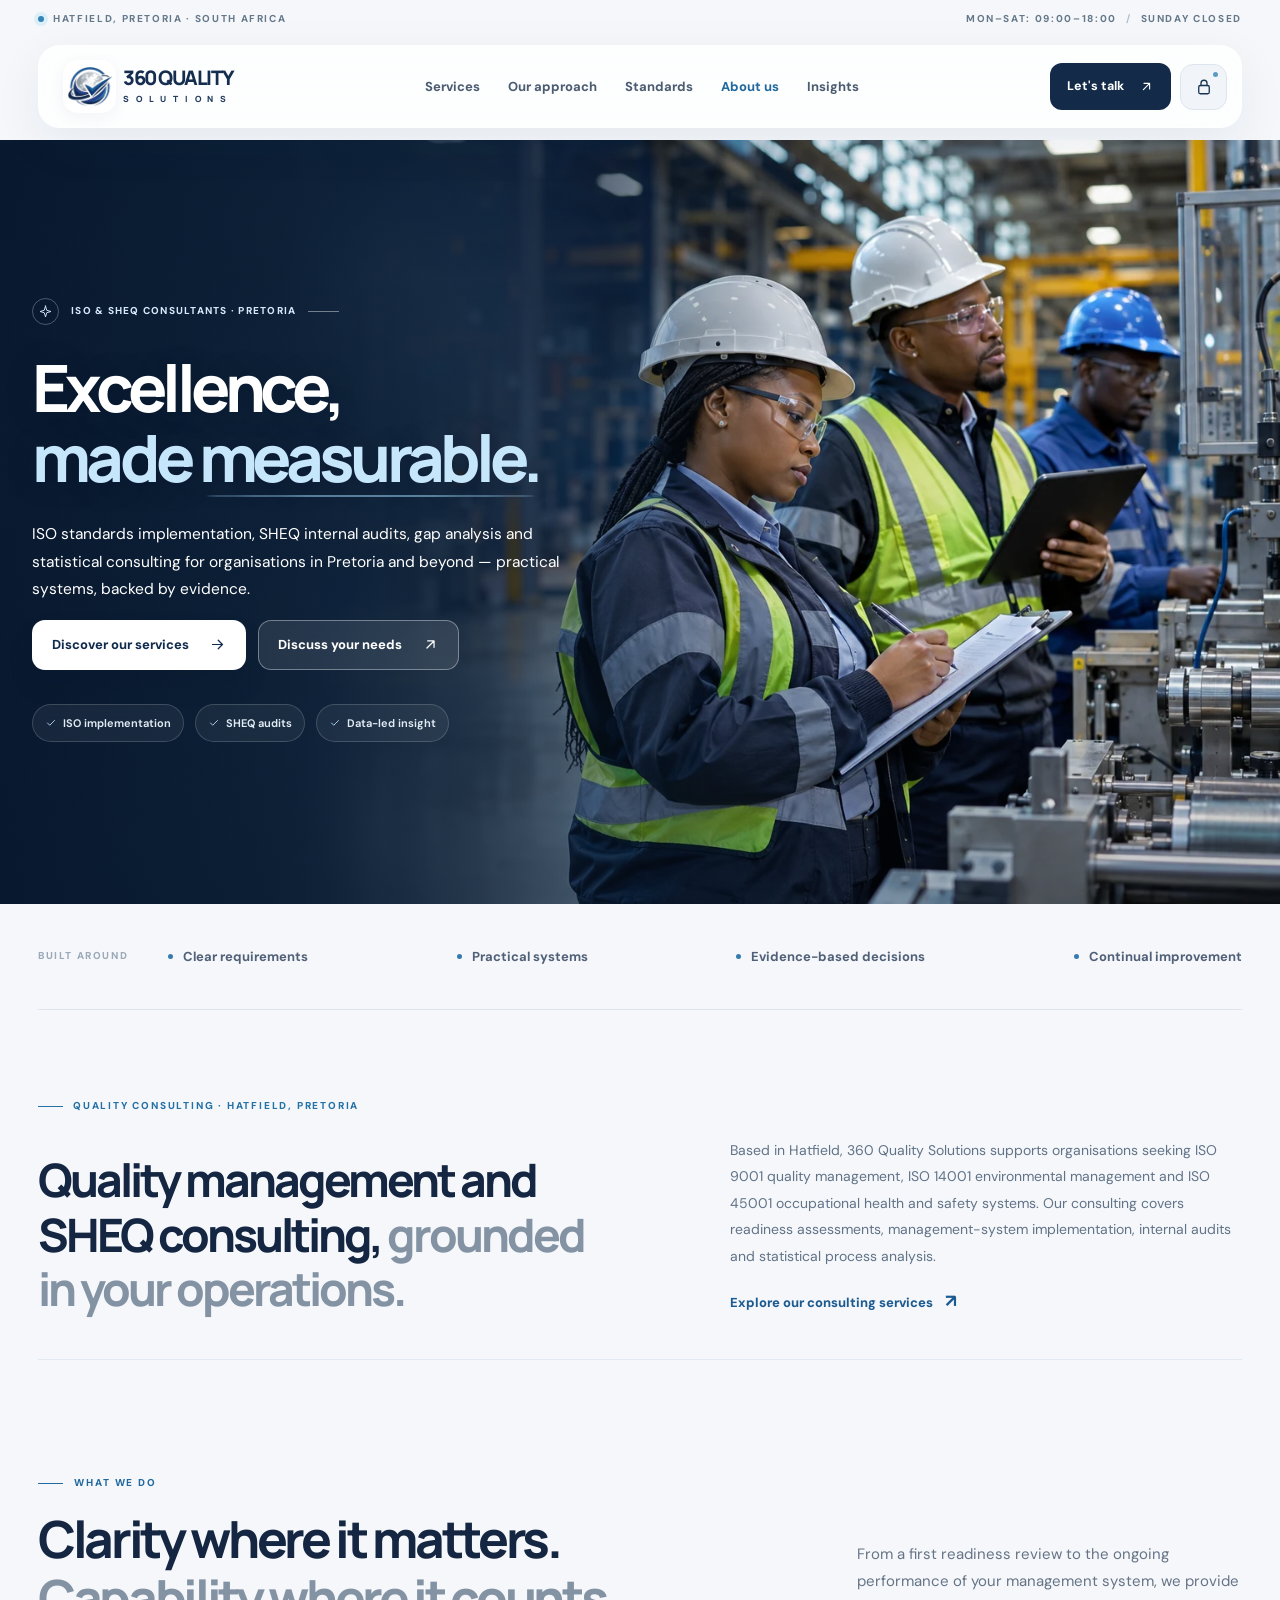
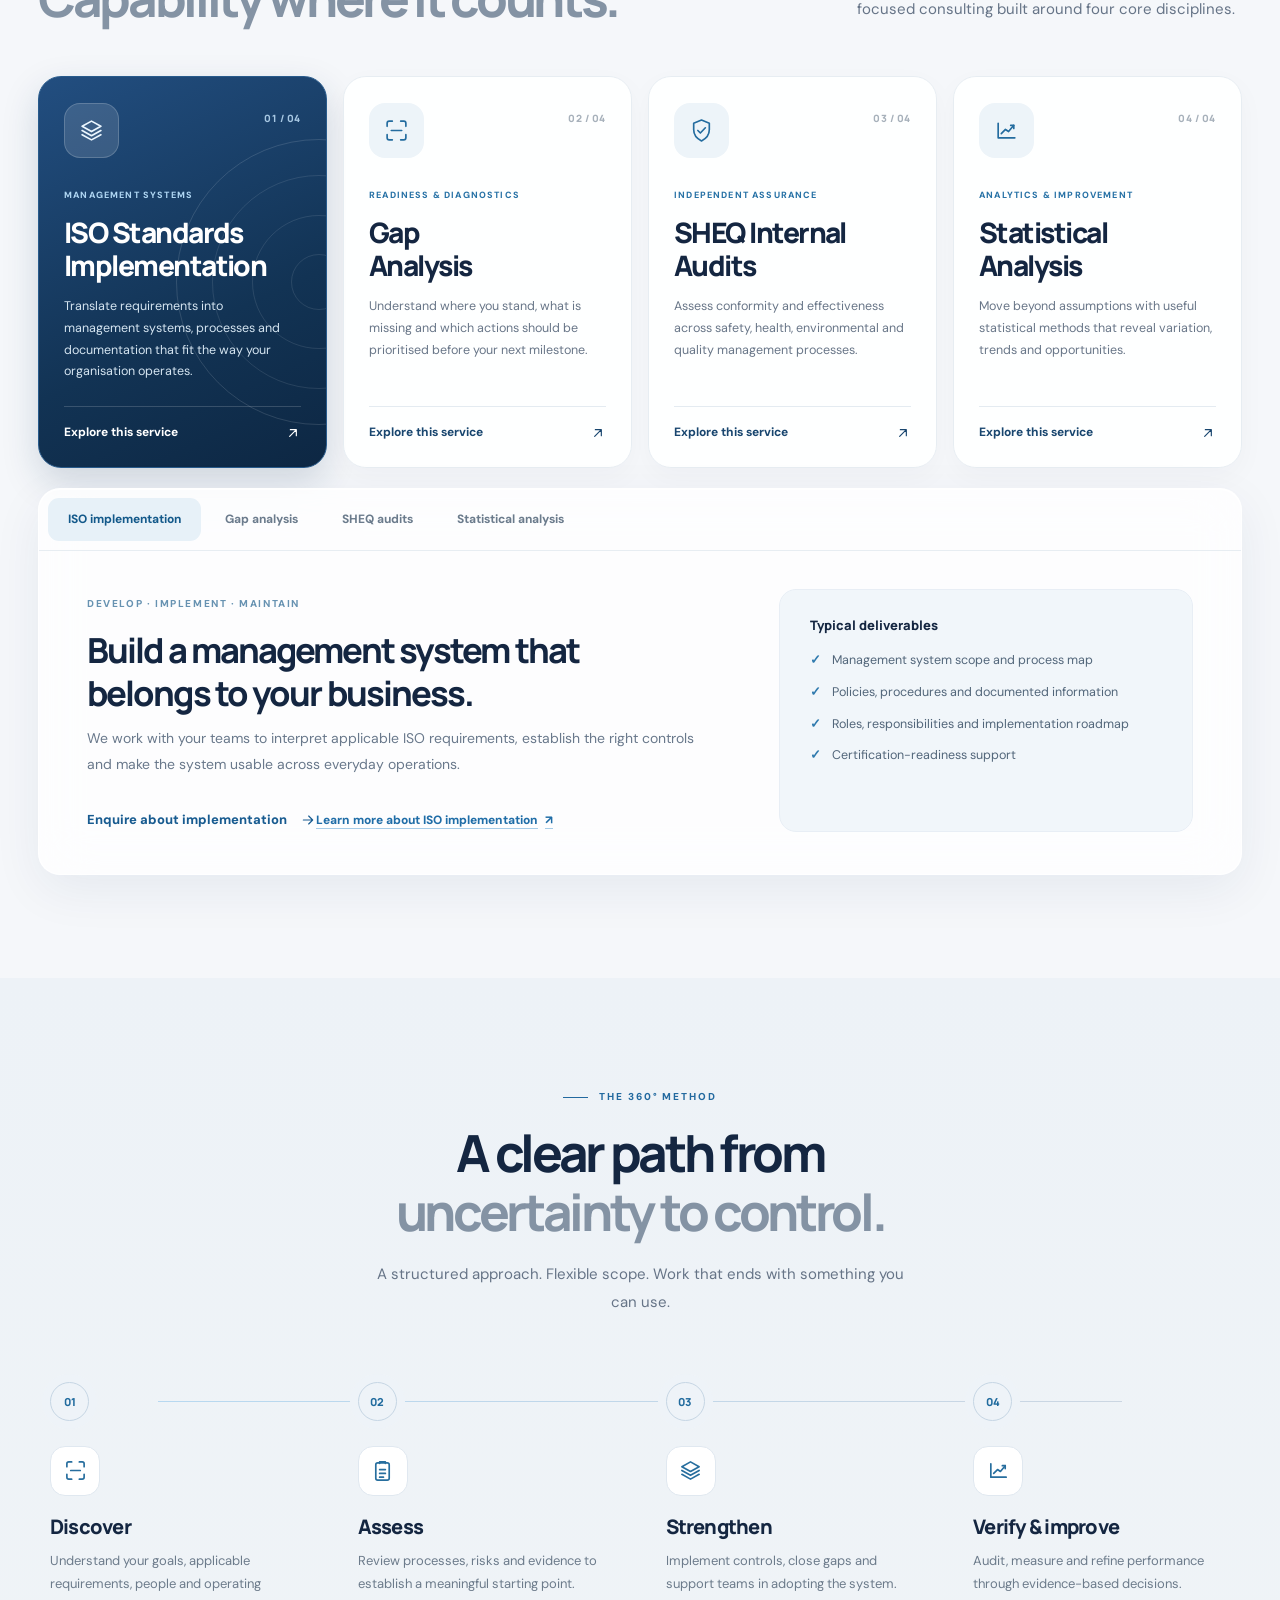
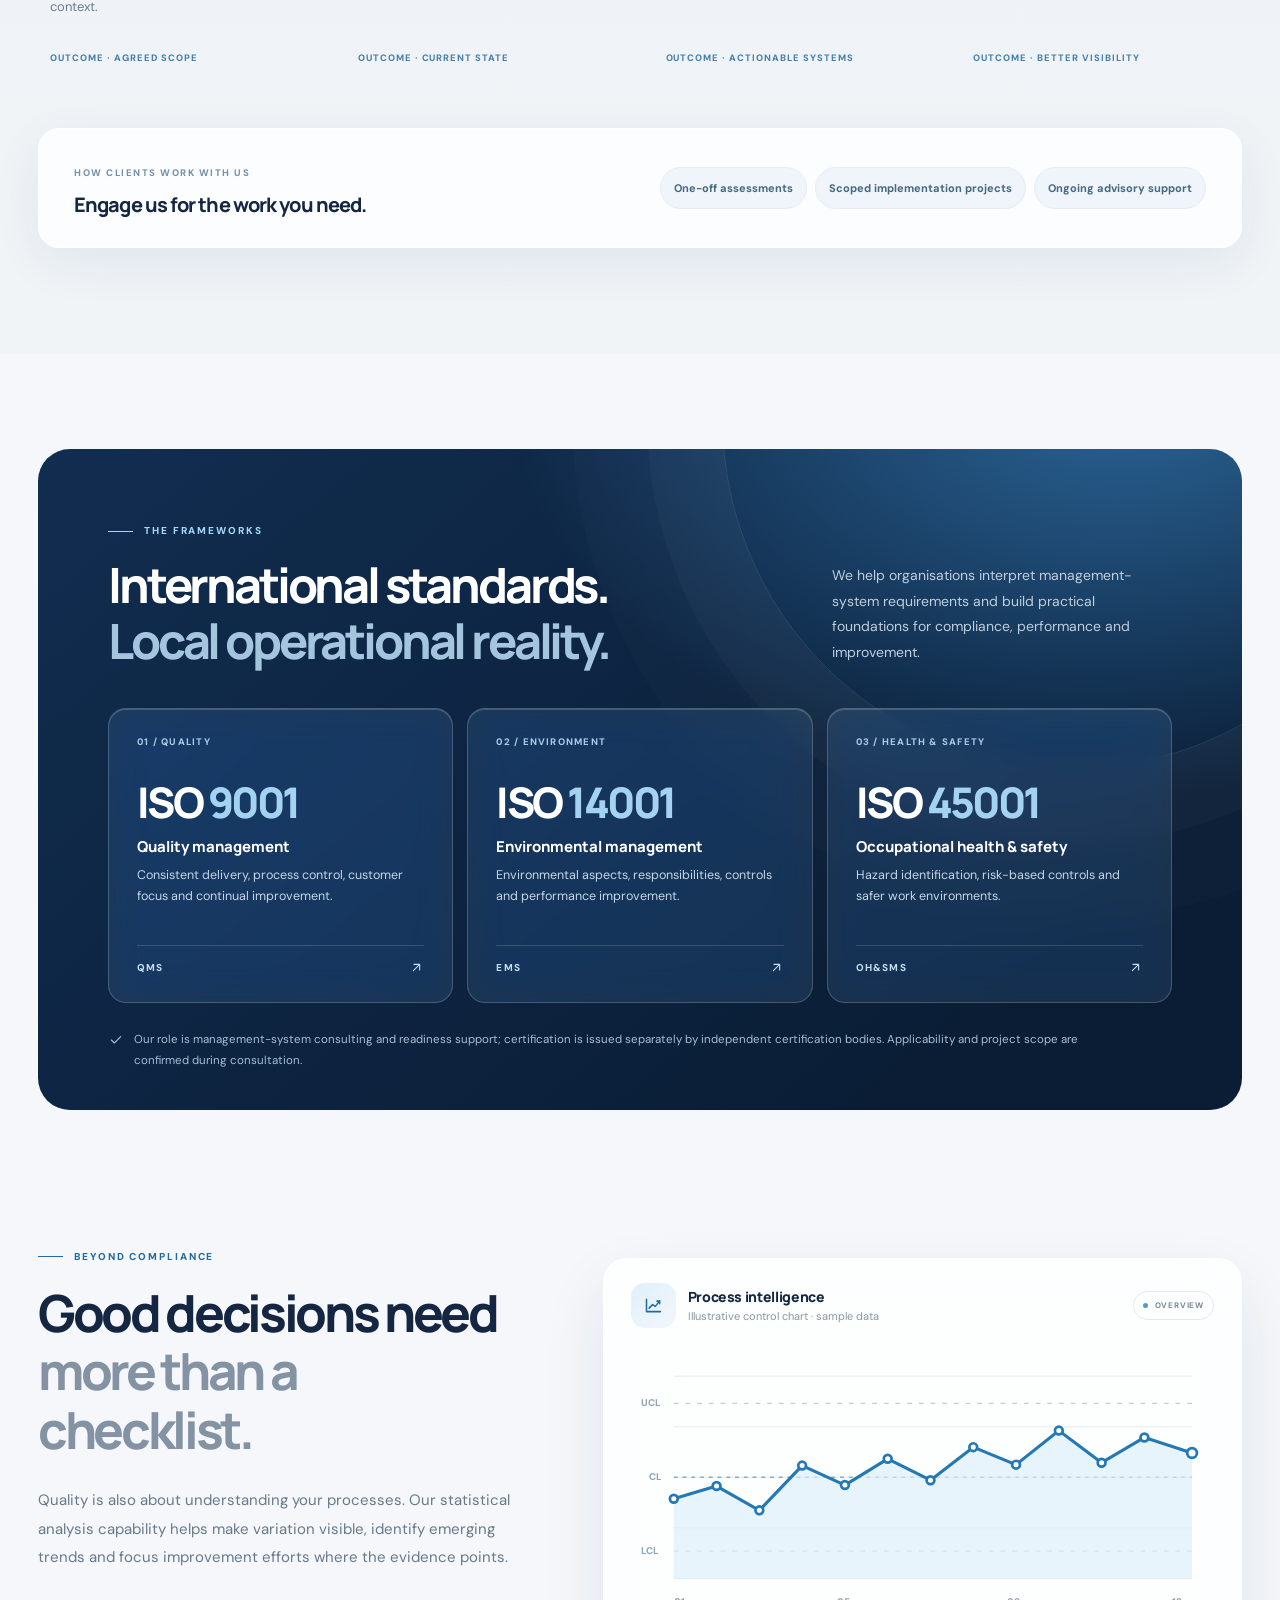
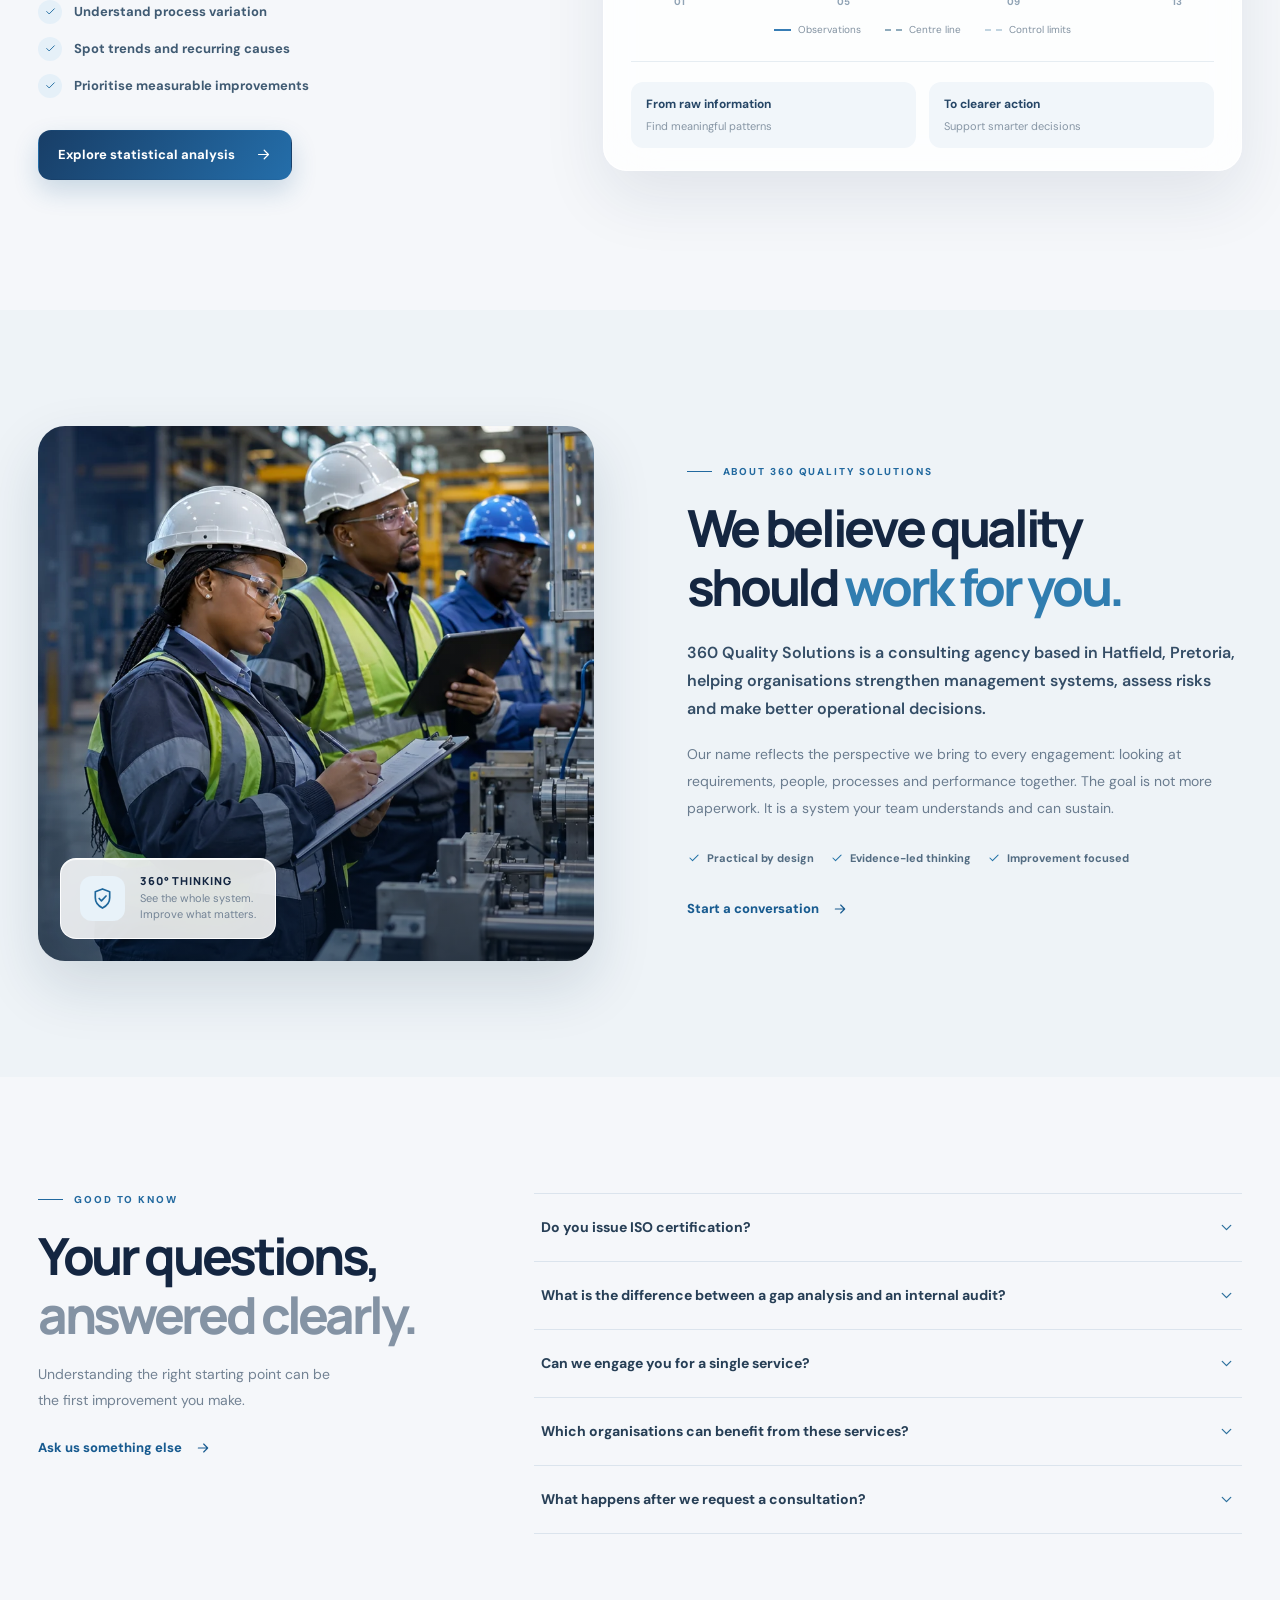
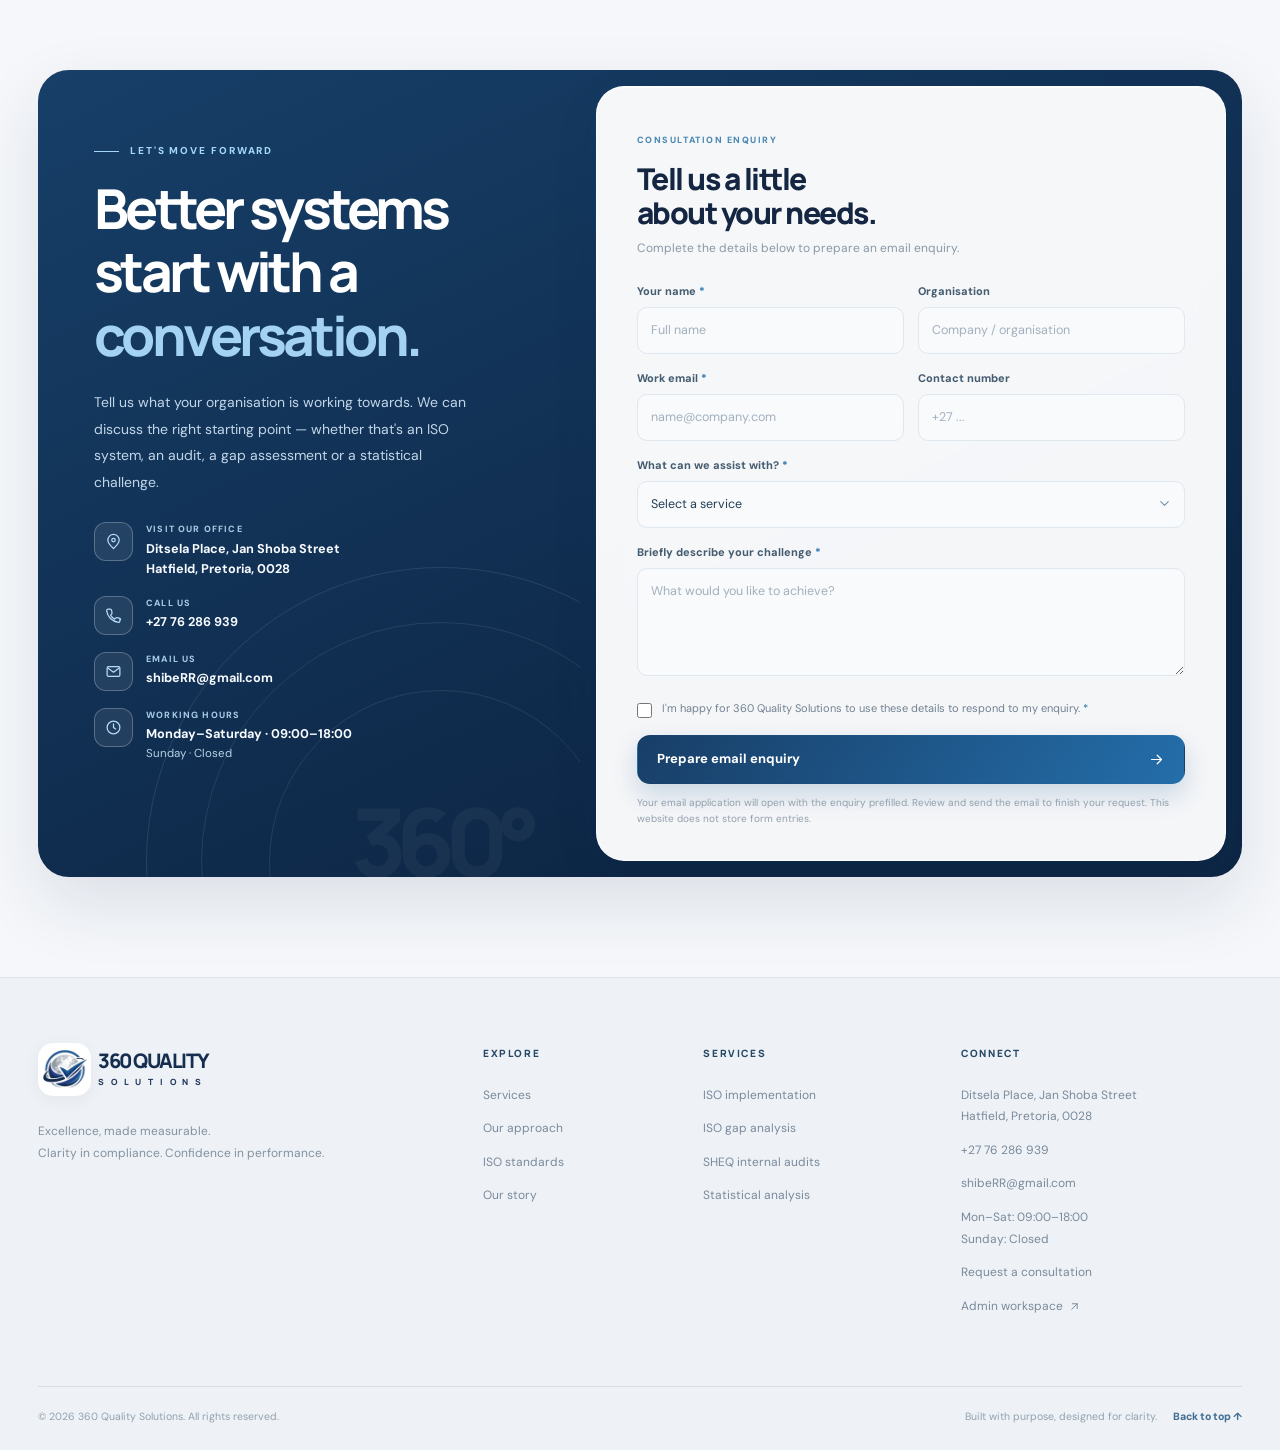
<file: index.html>
<!DOCTYPE html>

<html lang="en-ZA">
<head>
<meta charset="utf-8"/>
<meta content="width=device-width, initial-scale=1.0" name="viewport"/>
<meta content="#eff3f8" name="theme-color"/>
<meta content="360 Quality Solutions offers ISO implementation, gap analysis, SHEQ internal audits and statistical analysis in Hatfield, Pretoria. Contact our consultants." name="description"/>
<meta content="index, follow" name="robots"/>
<meta content="website" property="og:type"/>
<meta content="ISO &amp; SHEQ Consulting in Pretoria | 360 Quality Solutions" property="og:title"/>
<meta content="ISO management systems, SHEQ internal audits, gap analysis and statistical consulting for Pretoria organisations. Explore 360 Quality Solutions." property="og:description"/>
<meta content="https://360qualitysolution.co.za/assets/images/hero-quality-inspection.webp" property="og:image"/>
<meta content="https://360qualitysolution.co.za/" property="og:url"/>
<meta content="https://360qualitysolution.co.za/assets/images/hero-quality-inspection.webp" name="twitter:image"/>
<meta content="light" name="color-scheme"/>
<link href="https://360qualitysolution.co.za/" rel="canonical"/>
<link href="/site.webmanifest" rel="manifest"/>
<meta content="360 Quality Solutions" property="og:site_name"/>
<meta content="en_ZA" property="og:locale"/>
<meta content="Quality consultants reviewing manufacturing processes and inspection records" property="og:image:alt"/>
<meta content="summary_large_image" name="twitter:card"/>
<meta content="ISO &amp; SHEQ Consultants Pretoria | 360 Quality Solutions" name="twitter:title"/>
<meta content="Quality management consulting, ISO implementation, SHEQ audits, gap analysis and statistical analysis in Hatfield, Pretoria." name="twitter:description"/>
<meta content="360 Quality Solutions" name="author"/>
<meta content="ZA-GP" name="geo.region"/>
<meta content="Hatfield, Pretoria" name="geo.placename"/>
<title>ISO &amp; SHEQ Consultants Pretoria | 360 Quality Solutions</title>
<link href="assets/images/favicon.svg" rel="icon" type="image/svg+xml"/>
<link href="assets/images/favicon-48.png" rel="icon" sizes="48x48" type="image/png"/>
<link href="assets/images/favicon-180.png" rel="apple-touch-icon"/>
<link href="https://fonts.googleapis.com" rel="preconnect"/>
<link crossorigin="" href="https://fonts.gstatic.com" rel="preconnect"/>
<link href="https://fonts.googleapis.com/css2?family=DM+Sans:wght@400;450;500;550;600;650;700;750&amp;family=Manrope:wght@400;500;600;650;700;750;800&amp;display=swap" rel="stylesheet"/>
<link as="image" href="assets/images/hero-quality-inspection.webp" rel="preload"/>
<link href="assets/css/styles.css" rel="stylesheet"/>
<script defer="" src="assets/js/config.js"></script>
<script defer="" src="assets/js/main.js"></script>
<script type="application/ld+json">{
  "@context": "https://schema.org",
  "@graph": [
    {
      "@context": "https://schema.org",
      "@type": "ProfessionalService",
      "name": "360 Quality Solutions",
      "alternateName": "360 Quality Solutions Consulting Agency",
      "description": "Quality management and SHEQ consulting agency in Hatfield, Pretoria, offering ISO management system implementation, gap analysis, SHEQ internal audits and statistical analysis.",
      "address": {
        "@type": "PostalAddress",
        "streetAddress": "Ditsela Place, Jan Shoba Street, Hatfield",
        "addressLocality": "Pretoria",
        "addressRegion": "Gauteng",
        "postalCode": "0028",
        "addressCountry": "ZA"
      },
      "telephone": "+27 76 286 939",
      "email": "shibeRR@gmail.com",
      "openingHoursSpecification": [
        {
          "@type": "OpeningHoursSpecification",
          "dayOfWeek": [
            "Monday",
            "Tuesday",
            "Wednesday",
            "Thursday",
            "Friday",
            "Saturday"
          ],
          "opens": "09:00",
          "closes": "18:00"
        }
      ],
      "areaServed": [
        {
          "@type": "City",
          "name": "Pretoria"
        },
        {
          "@type": "AdministrativeArea",
          "name": "Gauteng"
        },
        {
          "@type": "Country",
          "name": "South Africa"
        }
      ],
      "hasOfferCatalog": {
        "@type": "OfferCatalog",
        "name": "Quality and SHEQ consulting services",
        "itemListElement": [
          {
            "@type": "OfferCatalog",
            "name": "ISO Standards Implementation"
          },
          {
            "@type": "OfferCatalog",
            "name": "ISO Gap Analysis"
          },
          {
            "@type": "OfferCatalog",
            "name": "SHEQ Internal Audits"
          },
          {
            "@type": "OfferCatalog",
            "name": "Statistical Analysis"
          }
        ]
      },
      "@id": "https://360qualitysolution.co.za/#business",
      "url": "https://360qualitysolution.co.za/",
      "image": "https://360qualitysolution.co.za/assets/images/hero-quality-inspection.webp",
      "logo": "https://360qualitysolution.co.za/assets/images/brand-symbol.png",
      "hasMap": "https://www.google.com/maps/search/?api=1&query=Ditsela+Place+Jan+Shoba+Street+Hatfield+Pretoria"
    },
    {
      "@type": "WebSite",
      "@id": "https://360qualitysolution.co.za/#website",
      "name": "360 Quality Solutions",
      "url": "https://360qualitysolution.co.za/",
      "inLanguage": "en-ZA",
      "publisher": {
        "@id": "https://360qualitysolution.co.za/#business"
      }
    }
  ]
}</script>
<script>/* Keep folder routes clean even when index.html is entered directly. */
if (location.pathname.endsWith('/index.html')) { history.replaceState(null, '', location.pathname.replace(/index\.html$/, '') + location.search + location.hash); }
</script>
</head>
<body>
<svg aria-hidden="true" class="icon-sprite" focusable="false" xmlns="http://www.w3.org/2000/svg">
<symbol id="i-arrow" viewbox="0 0 24 24"><path d="M5 12h14m-6-6 6 6-6 6"></path></symbol>
<symbol id="i-external" viewbox="0 0 24 24"><path d="M7 17 17 7M8 7h9v9"></path></symbol>
<symbol id="i-lock" viewbox="0 0 24 24"><rect height="11" rx="2" width="14" x="5" y="10"></rect><path d="M8 10V7a4 4 0 0 1 8 0v3"></path></symbol>
<symbol id="i-menu" viewbox="0 0 24 24"><path d="M4 7h16M4 12h16M4 17h16"></path></symbol>
<symbol id="i-close" viewbox="0 0 24 24"><path d="m5 5 14 14M19 5 5 19"></path></symbol>
<symbol id="i-shield" viewbox="0 0 24 24"><path d="M12 2 4.5 5v6.3c0 5.2 3.1 8.5 7.5 10.7 4.4-2.2 7.5-5.5 7.5-10.7V5L12 2Z"></path><path d="m8.5 12 2.4 2.4 4.8-5"></path></symbol>
<symbol id="i-scan" viewbox="0 0 24 24"><path d="M8 3H5a2 2 0 0 0-2 2v3m13-5h3a2 2 0 0 1 2 2v3M3 16v3a2 2 0 0 0 2 2h3m13-5v3a2 2 0 0 1-2 2h-3M7 12h10"></path></symbol>
<symbol id="i-clipboard" viewbox="0 0 24 24"><rect height="18" rx="2" width="14" x="5" y="4"></rect><path d="M9 4.5V3h6v1.5M9 11h6m-6 4h6m-6 4h4"></path></symbol>
<symbol id="i-chart" viewbox="0 0 24 24"><path d="M4 19V5m0 14h16M7 15l4-4 3 2 5-6"></path><path d="M16 7h3v3"></path></symbol>
<symbol id="i-layers" viewbox="0 0 24 24"><path d="m12 3 9 5-9 5-9-5 9-5Zm-9 9 9 5 9-5M3 16l9 5 9-5"></path></symbol>
<symbol id="i-check" viewbox="0 0 24 24"><path d="m5 12 4.5 4.5L19 7"></path></symbol>
<symbol id="i-chevron" viewbox="0 0 24 24"><path d="m6 9 6 6 6-6"></path></symbol>
<symbol id="i-mail" viewbox="0 0 24 24"><rect height="14" rx="2" width="18" x="3" y="5"></rect><path d="m4 7 8 6 8-6"></path></symbol>
<symbol id="i-phone" viewbox="0 0 24 24"><path d="M21 16.7v3a2 2 0 0 1-2.2 2A18.9 18.9 0 0 1 2.3 5.2 2 2 0 0 1 4.3 3h3a2 2 0 0 1 2 1.7l.6 3.6a2 2 0 0 1-.6 1.7l-1.4 1.4a15 15 0 0 0 5.7 5.7l1.4-1.4a2 2 0 0 1 1.7-.6l3.6.6a2 2 0 0 1 1.7 2Z"></path></symbol>
<symbol id="i-clock" viewbox="0 0 24 24"><circle cx="12" cy="12" r="9"></circle><path d="M12 7v5l3 2"></path></symbol>
<symbol id="i-pin" viewbox="0 0 24 24"><path d="M20 10c0 5-8 12-8 12S4 15 4 10a8 8 0 1 1 16 0Z"></path><circle cx="12" cy="10" r="2.5"></circle></symbol>
<symbol id="i-spark" viewbox="0 0 24 24"><path d="m12 2 2.3 7.7L22 12l-7.7 2.3L12 22l-2.3-7.7L2 12l7.7-2.3L12 2Z"></path></symbol>
</svg>
<a class="skip-link" href="#main">Skip to main content</a>
<div aria-hidden="true" class="site-background"><span class="ambient ambient-one"></span><span class="ambient ambient-two"></span></div>
<div class="utility-bar">
<div class="container utility-inner">
<span><span class="live-dot"></span> HATFIELD, PRETORIA · SOUTH AFRICA</span>
<span class="utility-right">MON–SAT: 09:00–18:00 <span class="utility-separator">/</span> SUNDAY CLOSED</span>
</div>
</div>
<header class="site-header" id="top">
<div class="container header-shell glass">
<a aria-label="360 Quality Solutions homepage" class="brand" href="#top">
<span class="brand-emblem"><img alt="" height="42" src="assets/images/brand-symbol.png" width="48"/></span>
<span class="brand-text"><strong>360 <span>QUALITY</span></strong><small>S O L U T I O N S</small></span>
</a>
<nav aria-label="Main navigation" class="primary-nav" id="site-nav">
<a class="nav-link" href="#services">Services</a>
<a class="nav-link" href="#approach">Our approach</a>
<a class="nav-link" href="#standards">Standards</a>
<a class="nav-link" href="#about">About us</a>
<a class="nav-link" href="#insights">Insights</a>
</nav>
<div class="header-actions">
<a class="nav-cta" href="#contact">Let's talk <svg class="icon"><use href="#i-external"></use></svg></a>
<a aria-label="Open admin workspace" class="admin-icon" href="admin/" title="Admin workspace"><svg class="icon"><use href="#i-lock"></use></svg><span class="admin-dot"></span></a>
<button aria-controls="site-nav" aria-expanded="false" aria-label="Open menu" class="mobile-menu" id="menu-toggle" type="button"><svg class="icon menu-open"><use href="#i-menu"></use></svg><svg class="icon menu-x"><use href="#i-close"></use></svg></button>
</div>
</div>
</header>
<main id="main">
<section aria-labelledby="hero-heading" class="hero-section">
<div aria-label="Quality specialists examining a manufacturing process, reviewing audit documentation and operational data" class="hero-image" role="img"></div>
<div aria-hidden="true" class="hero-vignette"></div>
<div class="hero-copy">
<div class="hero-content">
<div class="hero-eyebrow"><span class="eyebrow-spark"><svg class="icon"><use href="#i-spark"></use></svg></span> ISO &amp; SHEQ CONSULTANTS · PRETORIA <span class="eyebrow-line"></span></div>
<h1 id="hero-heading">Excellence,<br/><span>made</span> <em>measurable.</em></h1>
<p>ISO standards implementation, SHEQ internal audits, gap analysis and statistical consulting for organisations in Pretoria and beyond — practical systems, backed by evidence.</p>
<div class="hero-buttons">
<a class="button button-white" href="#services">Discover our services <svg class="icon"><use href="#i-arrow"></use></svg></a>
<a class="button button-outline-light" href="#contact">Discuss your needs <svg class="icon"><use href="#i-external"></use></svg></a>
</div>
<div aria-label="Our focus areas" class="hero-pills"><span><svg class="icon"><use href="#i-check"></use></svg> ISO implementation</span><span><svg class="icon"><use href="#i-check"></use></svg> SHEQ audits</span><span><svg class="icon"><use href="#i-check"></use></svg> Data-led insight</span></div>
</div>
</div>
</section>
<div aria-label="What we focus on" class="container credibility-strip">
<span class="credibility-label">BUILT AROUND</span>
<div class="credibility-items"><span><span class="credibility-small-dot"></span> Clear requirements</span><span><span class="credibility-small-dot"></span> Practical systems</span><span><span class="credibility-small-dot"></span> Evidence-based decisions</span><span><span class="credibility-small-dot"></span> Continual improvement</span></div>
</div>
<section aria-labelledby="local-intro-title" class="local-intro-section container">
<div class="local-intro-kicker"><span class="kicker-dash"></span> QUALITY CONSULTING · HATFIELD, PRETORIA</div>
<div class="local-intro-main">
<h2 id="local-intro-title">Quality management and SHEQ consulting, <span class="text-muted">grounded in your operations.</span></h2>
<div class="local-intro-copy">
<p>Based in Hatfield, 360 Quality Solutions supports organisations seeking ISO 9001 quality management, ISO 14001 environmental management and ISO 45001 occupational health and safety systems. Our consulting covers readiness assessments, management-system implementation, internal audits and statistical process analysis.</p>
<a class="local-intro-link" href="#services">Explore our consulting services <span aria-hidden="true">↗</span></a>
</div>
</div>
</section>
<section aria-labelledby="services-title" class="section section-services" id="services">
<div class="container">
<div class="section-heading split-heading reveal">
<div><p class="section-kicker"><span class="kicker-dash"></span> WHAT WE DO</p><h2 id="services-title">Clarity where it matters.<br/><span class="text-muted">Capability where it counts.</span></h2></div>
<p class="section-intro">From a first readiness review to the ongoing performance of your management system, we provide focused consulting built around four core disciplines.</p>
</div>
<div class="services-grid">
<article class="service-card service-featured reveal" data-service="iso">
<div class="service-card-top"><span class="service-icon"><svg class="icon"><use href="#i-layers"></use></svg></span><span class="service-number">01 / 04</span></div>
<div class="service-card-content"><p class="service-tag">MANAGEMENT SYSTEMS</p><h3>ISO Standards<br/>Implementation</h3><p>Translate requirements into management systems, processes and documentation that fit the way your organisation operates.</p></div>
<button class="service-explore" data-show-service="iso" type="button">Explore this service <svg class="icon"><use href="#i-external"></use></svg></button>
<div aria-hidden="true" class="service-orbit"><span></span><span></span><span></span></div>
</article>
<article class="service-card reveal" data-service="gap">
<div class="service-card-top"><span class="service-icon"><svg class="icon"><use href="#i-scan"></use></svg></span><span class="service-number">02 / 04</span></div>
<div class="service-card-content"><p class="service-tag">READINESS &amp; DIAGNOSTICS</p><h3>Gap<br/>Analysis</h3><p>Understand where you stand, what is missing and which actions should be prioritised before your next milestone.</p></div>
<button class="service-explore" data-show-service="gap" type="button">Explore this service <svg class="icon"><use href="#i-external"></use></svg></button>
</article>
<article class="service-card reveal" data-service="audit">
<div class="service-card-top"><span class="service-icon"><svg class="icon"><use href="#i-shield"></use></svg></span><span class="service-number">03 / 04</span></div>
<div class="service-card-content"><p class="service-tag">INDEPENDENT ASSURANCE</p><h3>SHEQ Internal<br/>Audits</h3><p>Assess conformity and effectiveness across safety, health, environmental and quality management processes.</p></div>
<button class="service-explore" data-show-service="audit" type="button">Explore this service <svg class="icon"><use href="#i-external"></use></svg></button>
</article>
<article class="service-card reveal" data-service="stats">
<div class="service-card-top"><span class="service-icon"><svg class="icon"><use href="#i-chart"></use></svg></span><span class="service-number">04 / 04</span></div>
<div class="service-card-content"><p class="service-tag">ANALYTICS &amp; IMPROVEMENT</p><h3>Statistical<br/>Analysis</h3><p>Move beyond assumptions with useful statistical methods that reveal variation, trends and opportunities.</p></div>
<button class="service-explore" data-show-service="stats" type="button">Explore this service <svg class="icon"><use href="#i-external"></use></svg></button>
</article>
</div>
<div aria-label="Service details" class="service-detail glass reveal" id="service-explorer" tabindex="-1">
<div aria-label="Explore a service" class="service-detail-nav" role="tablist">
<button aria-controls="panel-iso" aria-selected="true" class="detail-tab is-active" data-tab="iso" id="tab-iso" role="tab" type="button">ISO implementation</button>
<button aria-controls="panel-gap" aria-selected="false" class="detail-tab" data-tab="gap" id="tab-gap" role="tab" tabindex="-1" type="button">Gap analysis</button>
<button aria-controls="panel-audit" aria-selected="false" class="detail-tab" data-tab="audit" id="tab-audit" role="tab" tabindex="-1" type="button">SHEQ audits</button>
<button aria-controls="panel-stats" aria-selected="false" class="detail-tab" data-tab="stats" id="tab-stats" role="tab" tabindex="-1" type="button">Statistical analysis</button>
</div>
<div aria-labelledby="tab-iso" class="service-tab-panel" data-panel="iso" id="panel-iso" role="tabpanel">
<div class="detail-main"><span class="detail-overline">DEVELOP · IMPLEMENT · MAINTAIN</span><h3>Build a management system that belongs to your business.</h3><p>We work with your teams to interpret applicable ISO requirements, establish the right controls and make the system usable across everyday operations.</p><a class="text-link" data-service-prefill="ISO Standards Implementation" href="#contact">Enquire about implementation <svg class="icon"><use href="#i-arrow"></use></svg></a><a class="service-deep-link" href="services/iso-implementation-pretoria/">Learn more about ISO implementation <span aria-hidden="true">↗</span></a></div>
<div class="detail-deliverables"><h4>Typical deliverables</h4><ul><li>Management system scope and process map</li><li>Policies, procedures and documented information</li><li>Roles, responsibilities and implementation roadmap</li><li>Certification-readiness support</li></ul></div>
</div>
<div aria-labelledby="tab-gap" class="service-tab-panel" data-panel="gap" hidden="" id="panel-gap" role="tabpanel">
<div class="detail-main"><span class="detail-overline">REVIEW · PRIORITISE · PLAN</span><h3>Know the distance between today and your target standard.</h3><p>We compare existing practices and evidence with agreed requirements, identify risks and opportunities, and develop a practical plan to close gaps.</p><a class="text-link" data-service-prefill="Gap Analysis" href="#contact">Request a gap assessment <svg class="icon"><use href="#i-arrow"></use></svg></a><a class="service-deep-link" href="services/iso-gap-analysis-pretoria/">Learn more about gap analysis <span aria-hidden="true">↗</span></a></div>
<div class="detail-deliverables"><h4>Typical deliverables</h4><ul><li>Requirements-to-evidence review</li><li>Gap register with risk-based priorities</li><li>Corrective action and accountability plan</li><li>Readiness summary for leadership</li></ul></div>
</div>
<div aria-labelledby="tab-audit" class="service-tab-panel" data-panel="audit" hidden="" id="panel-audit" role="tabpanel">
<div class="detail-main"><span class="detail-overline">VERIFY · REPORT · IMPROVE</span><h3>Find the evidence. Understand the risk. Improve the system.</h3><p>Our audit support examines whether SHEQ processes meet defined criteria and work as intended, with clear reporting of findings and improvement actions.</p><a class="text-link" data-service-prefill="SHEQ Internal Audits" href="#contact">Plan an internal audit <svg class="icon"><use href="#i-arrow"></use></svg></a><a class="service-deep-link" href="services/sheq-internal-audits-pretoria/">Learn more about SHEQ internal audits <span aria-hidden="true">↗</span></a></div>
<div class="detail-deliverables"><h4>Typical deliverables</h4><ul><li>Risk-based audit plan and criteria</li><li>Interviews, sampling and evidence review</li><li>Findings, observations and audit report</li><li>Corrective-action follow-up guidance</li></ul></div>
</div>
<div aria-labelledby="tab-stats" class="service-tab-panel" data-panel="stats" hidden="" id="panel-stats" role="tabpanel">
<div class="detail-main"><span class="detail-overline">MEASURE · EXPLAIN · OPTIMISE</span><h3>Turn complex data into decisions that improve performance.</h3><p>We help organisations structure data, assess process variation and communicate findings that support better quality and operational decisions.</p><a class="text-link" data-service-prefill="Statistical Analysis" href="#contact">Discuss an analysis project <svg class="icon"><use href="#i-arrow"></use></svg></a><a class="service-deep-link" href="services/statistical-analysis-pretoria/">Learn more about statistical analysis <span aria-hidden="true">↗</span></a></div>
<div class="detail-deliverables"><h4>Typical deliverables</h4><ul><li>Data quality checks and descriptive analysis</li><li>Trend, variation and capability assessments</li><li>Statistical process control where appropriate</li><li>Decision-ready charts and recommendations</li></ul></div>
</div>
</div>
</div>
</section>
<section aria-labelledby="approach-title" class="section approach-section" id="approach">
<div class="container">
<div class="section-heading centered reveal"><p class="section-kicker"><span class="kicker-dash"></span> THE 360° METHOD</p><h2 id="approach-title">A clear path from<br/><span class="text-muted">uncertainty to control.</span></h2><p class="section-intro">A structured approach. Flexible scope. Work that ends with something you can use.</p></div>
<div aria-label="Our four-step consulting approach" class="process-rail">
<article class="process-step reveal"><div class="step-marker"><span>01</span></div><div class="step-icon"><svg class="icon"><use href="#i-scan"></use></svg></div><h3>Discover</h3><p>Understand your goals, applicable requirements, people and operating context.</p><span class="step-result">OUTCOME · AGREED SCOPE</span></article>
<article class="process-step reveal"><div class="step-marker"><span>02</span></div><div class="step-icon"><svg class="icon"><use href="#i-clipboard"></use></svg></div><h3>Assess</h3><p>Review processes, risks and evidence to establish a meaningful starting point.</p><span class="step-result">OUTCOME · CURRENT STATE</span></article>
<article class="process-step reveal"><div class="step-marker"><span>03</span></div><div class="step-icon"><svg class="icon"><use href="#i-layers"></use></svg></div><h3>Strengthen</h3><p>Implement controls, close gaps and support teams in adopting the system.</p><span class="step-result">OUTCOME · ACTIONABLE SYSTEMS</span></article>
<article class="process-step reveal"><div class="step-marker"><span>04</span></div><div class="step-icon"><svg class="icon"><use href="#i-chart"></use></svg></div><h3>Verify &amp; improve</h3><p>Audit, measure and refine performance through evidence-based decisions.</p><span class="step-result">OUTCOME · BETTER VISIBILITY</span></article>
</div>
<div class="engagement-box glass reveal"><div><span class="micro-label">HOW CLIENTS WORK WITH US</span><h3>Engage us for the work you need.</h3></div><div class="engagement-options"><span>One-off assessments</span><span>Scoped implementation projects</span><span>Ongoing advisory support</span></div></div>
</div>
</section>
<section aria-labelledby="standards-title" class="section standards-section" id="standards">
<div class="container standards-shell">
<div class="standards-top"><div class="reveal"><p class="section-kicker light-kicker"><span class="kicker-dash"></span> THE FRAMEWORKS</p><h2 id="standards-title">International standards.<br/><span class="standards-soft">Local operational reality.</span></h2></div><p class="reveal">We help organisations interpret management-system requirements and build practical foundations for compliance, performance and improvement.</p></div>
<div class="standards-cards">
<div class="standard-card glass-dark reveal"><span class="standard-index">01 / QUALITY</span><strong>ISO <span>9001</span></strong><h3>Quality management</h3><p>Consistent delivery, process control, customer focus and continual improvement.</p><span class="standard-footer">QMS <svg class="icon"><use href="#i-external"></use></svg></span></div>
<div class="standard-card glass-dark reveal"><span class="standard-index">02 / ENVIRONMENT</span><strong>ISO <span>14001</span></strong><h3>Environmental management</h3><p>Environmental aspects, responsibilities, controls and performance improvement.</p><span class="standard-footer">EMS <svg class="icon"><use href="#i-external"></use></svg></span></div>
<div class="standard-card glass-dark reveal"><span class="standard-index">03 / HEALTH &amp; SAFETY</span><strong>ISO <span>45001</span></strong><h3>Occupational health &amp; safety</h3><p>Hazard identification, risk-based controls and safer work environments.</p><span class="standard-footer">OH&amp;SMS <svg class="icon"><use href="#i-external"></use></svg></span></div>
</div>
<div class="standards-footnote"><svg class="icon"><use href="#i-check"></use></svg> Our role is management-system consulting and readiness support; certification is issued separately by independent certification bodies. Applicability and project scope are confirmed during consultation.</div>
</div>
</section>
<section aria-labelledby="insights-title" class="section insights-section" id="insights">
<div class="container insights-layout">
<div class="insights-copy reveal"><p class="section-kicker"><span class="kicker-dash"></span> BEYOND COMPLIANCE</p><h2 id="insights-title">Good decisions need<br/><span class="text-muted">more than a checklist.</span></h2><p>Quality is also about understanding your processes. Our statistical analysis capability helps make variation visible, identify emerging trends and focus improvement efforts where the evidence points.</p><div class="insight-points"><div><span class="mini-check"><svg class="icon"><use href="#i-check"></use></svg></span><span>Understand process variation</span></div><div><span class="mini-check"><svg class="icon"><use href="#i-check"></use></svg></span><span>Spot trends and recurring causes</span></div><div><span class="mini-check"><svg class="icon"><use href="#i-check"></use></svg></span><span>Prioritise measurable improvements</span></div></div><a class="button button-primary" data-service-prefill="Statistical Analysis" href="#contact">Explore statistical analysis <svg class="icon"><use href="#i-arrow"></use></svg></a></div>
<div class="analytics-panel glass reveal">
<div class="analytics-top"><div class="analytics-title"><span class="analytics-icon"><svg class="icon"><use href="#i-chart"></use></svg></span><div><strong>Process intelligence</strong><small>Illustrative control chart · sample data</small></div></div><span class="chart-tag"><span></span> OVERVIEW</span></div>
<div aria-label="Illustrative control chart with a sequence of sample observations fluctuating around an average, between upper and lower control limits" class="analytics-chart" role="img">
<svg aria-hidden="true" preserveaspectratio="none" viewbox="0 0 600 280">
<g class="chart-grid"><line x1="44" x2="577" y1="30" y2="30"></line><line x1="44" x2="577" y1="82" y2="82"></line><line x1="44" x2="577" y1="134" y2="134"></line><line x1="44" x2="577" y1="186" y2="186"></line><line x1="44" x2="577" y1="238" y2="238"></line></g>
<g class="chart-guides"><line x1="44" x2="577" y1="58" y2="58"></line><line x1="44" x2="577" y1="210" y2="210"></line></g>
<line class="chart-middle" x1="44" x2="577" y1="134" y2="134"></line>
<path class="chart-area" d="M44 156 L88 143 L132 168 L176 122 L220 142 L264 115 L308 137 L352 103 L396 121 L440 86 L484 119 L528 93 L577 109 L577 238 L44 238Z"></path>
<path class="chart-trend" d="M44 156 L88 143 L132 168 L176 122 L220 142 L264 115 L308 137 L352 103 L396 121 L440 86 L484 119 L528 93 L577 109"></path>
<g class="chart-dots"><circle cx="44" cy="156" r="4"></circle><circle cx="88" cy="143" r="4"></circle><circle cx="132" cy="168" r="4"></circle><circle cx="176" cy="122" r="4"></circle><circle cx="220" cy="142" r="4"></circle><circle cx="264" cy="115" r="4"></circle><circle cx="308" cy="137" r="4"></circle><circle cx="352" cy="103" r="4"></circle><circle cx="396" cy="121" r="4"></circle><circle cx="440" cy="86" r="4"></circle><circle cx="484" cy="119" r="4"></circle><circle cx="528" cy="93" r="4"></circle><circle cx="577" cy="109" r="5"></circle></g>
<g class="chart-labels"><text x="10" y="61">UCL</text><text x="18" y="137">CL</text><text x="10" y="213">LCL</text><text x="44" y="265">01</text><text x="212" y="265">05</text><text x="387" y="265">09</text><text x="556" y="265">13</text></g>
</svg>
</div>
<div class="chart-legend"><span><i class="legend-observations"></i> Observations</span><span><i class="legend-average"></i> Centre line</span><span><i class="legend-limits"></i> Control limits</span></div>
<div class="analytics-bottom"><div><strong>From raw information</strong><small>Find meaningful patterns</small></div><div><strong>To clearer action</strong><small>Support smarter decisions</small></div></div>
</div>
</div>
</section>
<section aria-labelledby="about-title" class="section about-section" id="about">
<div class="container about-layout">
<div class="about-media reveal"><img alt="Quality inspection team reviewing manufacturing processes and audit documentation" height="825" loading="lazy" src="assets/images/quality-team.webp" width="900"/><div class="about-floating glass"><span class="about-floating-icon"><svg class="icon"><use href="#i-shield"></use></svg></span><div><strong>360° THINKING</strong><small>See the whole system.<br/>Improve what matters.</small></div></div></div>
<div class="about-copy reveal"><p class="section-kicker"><span class="kicker-dash"></span> ABOUT 360 QUALITY SOLUTIONS</p><h2 id="about-title">We believe quality<br/>should <em>work for you.</em></h2><p class="about-lead">360 Quality Solutions is a consulting agency based in Hatfield, Pretoria, helping organisations strengthen management systems, assess risks and make better operational decisions.</p><p>Our name reflects the perspective we bring to every engagement: looking at requirements, people, processes and performance together. The goal is not more paperwork. It is a system your team understands and can sustain.</p><div class="about-values"><span><svg class="icon"><use href="#i-check"></use></svg> Practical by design</span><span><svg class="icon"><use href="#i-check"></use></svg> Evidence-led thinking</span><span><svg class="icon"><use href="#i-check"></use></svg> Improvement focused</span></div><a class="text-link" href="#contact">Start a conversation <svg class="icon"><use href="#i-arrow"></use></svg></a></div>
</div>
</section>
<section aria-labelledby="faq-title" class="section faq-section">
<div class="container faq-layout">
<div class="faq-intro reveal"><p class="section-kicker"><span class="kicker-dash"></span> GOOD TO KNOW</p><h2 id="faq-title">Your questions,<br/><span class="text-muted">answered clearly.</span></h2><p>Understanding the right starting point can be the first improvement you make.</p><a class="text-link" href="#contact">Ask us something else <svg class="icon"><use href="#i-arrow"></use></svg></a></div>
<div class="faq-list reveal">
<details><summary>Do you issue ISO certification? <svg class="icon"><use href="#i-chevron"></use></svg></summary><p>No. We offer implementation and certification-readiness support, including process alignment and internal audits. Certification decisions and certificates are the responsibility of an independent certification body.</p></details>
<details><summary>What is the difference between a gap analysis and an internal audit? <svg class="icon"><use href="#i-chevron"></use></svg></summary><p>A gap analysis identifies the differences between your current system and the requirements you want to meet. An internal audit evaluates evidence of whether defined criteria are met and whether the management system is implemented and effective.</p></details>
<details><summary>Can we engage you for a single service? <svg class="icon"><use href="#i-chevron"></use></svg></summary><p>Yes. Your scope may be a focused gap analysis, a scheduled internal audit, a defined ISO implementation project or a statistical analysis assignment. Ongoing advisory can also be discussed based on your needs.</p></details>
<details><summary>Which organisations can benefit from these services? <svg class="icon"><use href="#i-chevron"></use></svg></summary><p>Any organisation seeking stronger processes, management-system readiness or data-informed improvement may benefit. We confirm the applicable standards, organisational context and scope before proposing work.</p></details>
<details><summary>What happens after we request a consultation? <svg class="icon"><use href="#i-chevron"></use></svg></summary><p>The first discussion should establish your objectives, timeframe, current position and deliverables needed. From there, the work can be scoped into a practical engagement and proposal.</p></details>
</div>
</div>
</section>
<section aria-labelledby="contact-title" class="section contact-section" id="contact">
<div class="container contact-shell">
<div class="contact-info reveal"><p class="section-kicker light-kicker"><span class="kicker-dash"></span> LET'S MOVE FORWARD</p><h2 id="contact-title">Better systems<br/>start with a<br/><em>conversation.</em></h2><p>Tell us what your organisation is working towards. We can discuss the right starting point — whether that's an ISO system, an audit, a gap assessment or a statistical challenge.</p><div aria-label="Contact details and operating hours" class="contact-details">
<div class="contact-detail">
<span class="contact-detail-icon"><svg class="icon"><use href="#i-pin"></use></svg></span>
<div><span class="contact-detail-label">VISIT OUR OFFICE</span><a href="https://www.google.com/maps/search/?api=1&amp;query=Ditsela%20Place%2C%20Jan%20Shoba%20Street%2C%20Hatfield%2C%200028" rel="noopener noreferrer" target="_blank">Ditsela Place, Jan Shoba Street<br/>Hatfield, Pretoria, 0028</a></div>
</div>
<div class="contact-detail">
<span class="contact-detail-icon"><svg class="icon"><use href="#i-phone"></use></svg></span>
<div><span class="contact-detail-label">CALL US</span><a href="tel:+2776286939">+27 76 286 939</a></div>
</div>
<div class="contact-detail">
<span class="contact-detail-icon"><svg class="icon"><use href="#i-mail"></use></svg></span>
<div><span class="contact-detail-label">EMAIL US</span><a href="mailto:shibeRR@gmail.com">shibeRR@gmail.com</a></div>
</div>
<div class="contact-detail">
<span class="contact-detail-icon"><svg class="icon"><use href="#i-clock"></use></svg></span>
<div><span class="contact-detail-label">WORKING HOURS</span><strong>Monday–Saturday · 09:00–18:00</strong><small>Sunday · Closed</small></div>
</div>
</div><div aria-hidden="true" class="contact-side-art"><div class="orb-ring orb-one"></div><div class="orb-ring orb-two"></div><span>360°</span></div></div>
<div class="contact-form-wrap glass reveal"><div class="form-header"><span class="form-overline">CONSULTATION ENQUIRY</span><h3>Tell us a little<br/>about your needs.</h3><p>Complete the details below to prepare an email enquiry.</p></div><form id="contact-form" novalidate="">
<div class="form-row"><div class="field"><label for="full-name">Your name <span>*</span></label><input autocomplete="name" id="full-name" maxlength="100" minlength="2" name="name" placeholder="Full name" required=""/></div><div class="field"><label for="company">Organisation</label><input autocomplete="organization" id="company" maxlength="140" name="company" placeholder="Company / organisation"/></div></div>
<div class="form-row"><div class="field"><label for="email">Work email <span>*</span></label><input autocomplete="email" id="email" maxlength="200" name="email" placeholder="name@company.com" required="" type="email"/></div><div class="field"><label for="phone">Contact number</label><input autocomplete="tel" id="phone" maxlength="25" name="phone" placeholder="+27 ..." type="tel"/></div></div>
<div class="field"><label for="service">What can we assist with? <span>*</span></label><div class="select-wrap"><select id="service" name="service" required=""><option disabled="" selected="" value="">Select a service</option><option>ISO Standards Implementation</option><option>Gap Analysis</option><option>SHEQ Internal Audits</option><option>Statistical Analysis</option><option>Multiple services / not sure yet</option></select><svg class="icon"><use href="#i-chevron"></use></svg></div></div>
<div class="field"><label for="message">Briefly describe your challenge <span>*</span></label><textarea id="message" maxlength="3000" minlength="10" name="message" placeholder="What would you like to achieve?" required="" rows="4"></textarea></div>
<label class="consent"><input id="consent" name="consent" required="" type="checkbox"/><span>I'm happy for 360 Quality Solutions to use these details to respond to my enquiry. <span class="required">*</span></span></label>
<button class="button button-primary form-submit" type="submit"><span>Prepare email enquiry</span><svg class="icon"><use href="#i-arrow"></use></svg></button>
<p class="form-note" id="form-note">Your information is only used to prepare this enquiry in your browser; no data is sent to a server by this website.</p>
<div aria-live="polite" class="form-feedback" hidden="" id="form-feedback" role="status"></div>
</form></div>
</div>
</section>
</main>
<footer aria-label="Site footer" class="footer"><div class="container"><div class="footer-top"><div class="footer-brand"><a aria-label="Back to homepage" class="brand" href="#top"><span class="brand-emblem"><img alt="" height="42" src="assets/images/brand-symbol.png" width="48"/></span><span class="brand-text"><strong>360 <span>QUALITY</span></strong><small>S O L U T I O N S</small></span></a><p>Excellence, made measurable.<br/>Clarity in compliance. Confidence in performance.</p></div><div class="footer-col"><h4>EXPLORE</h4><a href="#services">Services</a><a href="#approach">Our approach</a><a href="#standards">ISO standards</a><a href="#about">Our story</a></div><div class="footer-col"><h4>SERVICES</h4><a href="services/iso-implementation-pretoria/">ISO implementation</a><a href="services/iso-gap-analysis-pretoria/">ISO gap analysis</a><a href="services/sheq-internal-audits-pretoria/">SHEQ internal audits</a><a href="services/statistical-analysis-pretoria/">Statistical analysis</a></div><div class="footer-col footer-contact"><h4>CONNECT</h4><span>Ditsela Place, Jan Shoba Street<br/>Hatfield, Pretoria, 0028</span><a href="tel:+2776286939">+27 76 286 939</a><a href="mailto:shibeRR@gmail.com">shibeRR@gmail.com</a><span>Mon–Sat: 09:00–18:00<br/>Sunday: Closed</span><a href="#contact">Request a consultation</a><a href="admin/">Admin workspace <svg class="icon"><use href="#i-external"></use></svg></a></div></div><div class="footer-bottom"><span>© <span id="copyright-year">2026</span> 360 Quality Solutions. All rights reserved.</span><span>Built with purpose, designed for clarity. <a href="#top">Back to top ↑</a></span></div></div></footer>
<div aria-live="polite" class="toast" id="toast" role="status"></div>
</body>
</html>
</file>
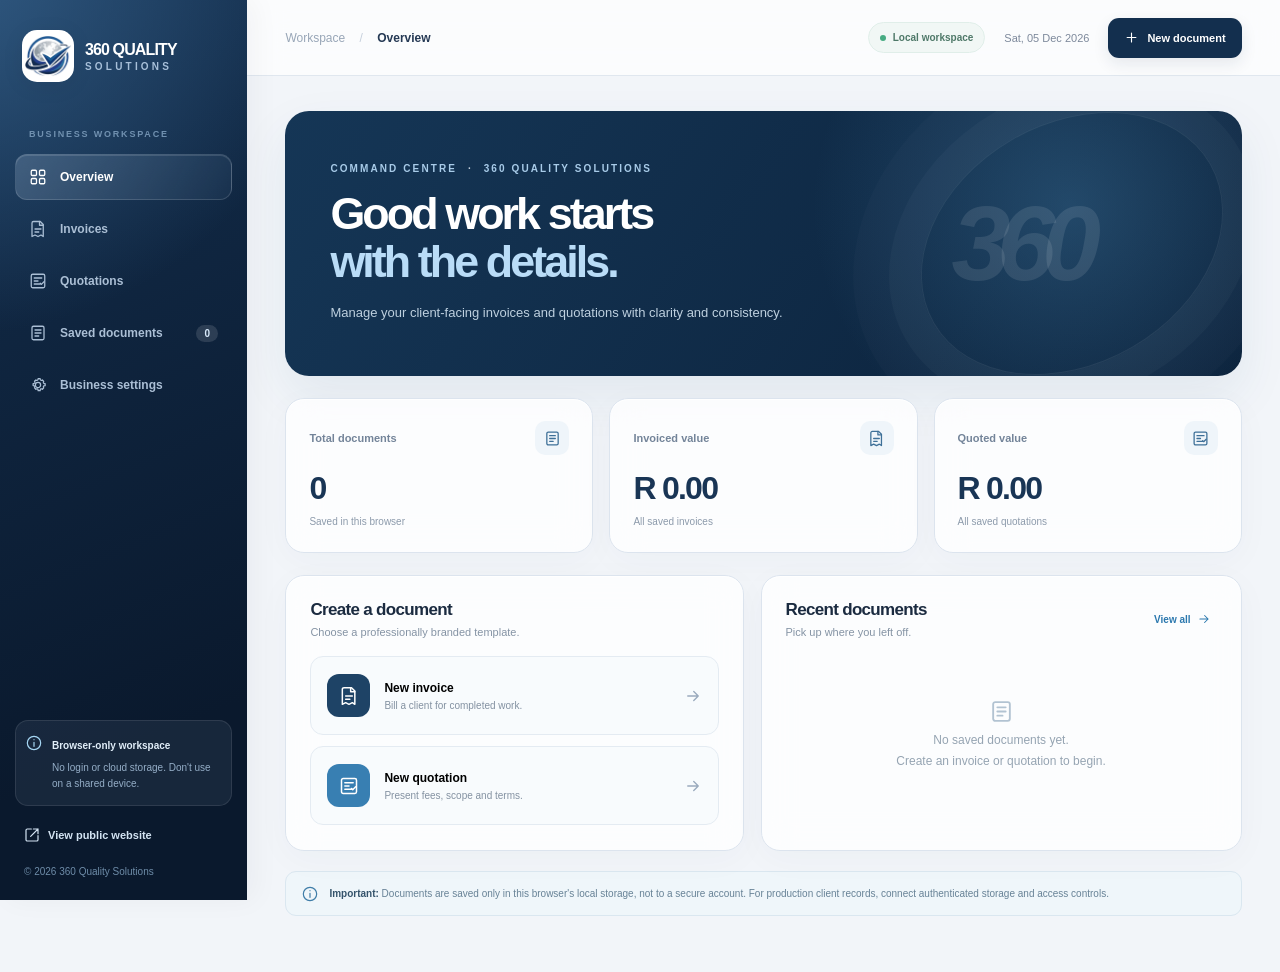
<file: admin/index.html>
<!doctype html>
<html lang="en-ZA">
<head>
  <meta charset="utf-8">
  <meta name="viewport" content="width=device-width,initial-scale=1">
  <meta name="theme-color" content="#0d223e">
  <meta name="robots" content="noindex,nofollow">
  <title>Business Workspace | 360 Quality Solutions</title>
  <meta name="description" content="360 Quality Solutions business workspace for preparing quotations and invoices.">
  <link rel="icon" href="../assets/images/favicon-48.png" type="image/png">
  <link rel="stylesheet" href="../assets/css/admin.css">
  <script src="../assets/js/admin-pdf.js" defer></script>
  <script src="../assets/js/admin.js" defer></script>
<script>/* Keep folder routes clean even when index.html is entered directly. */
if (location.pathname.endsWith('/index.html')) { history.replaceState(null, '', location.pathname.replace(/index\.html$/, '') + location.search + location.hash); }
</script>
</head>
<body>
  <svg class="icon-sprite" xmlns="http://www.w3.org/2000/svg" aria-hidden="true" style="position:absolute;width:0;height:0;overflow:hidden">
    <symbol id="i-grid" viewBox="0 0 24 24"><rect x="3" y="3" width="7" height="7" rx="1.5"/><rect x="14" y="3" width="7" height="7" rx="1.5"/><rect x="3" y="14" width="7" height="7" rx="1.5"/><rect x="14" y="14" width="7" height="7" rx="1.5"/></symbol>
    <symbol id="i-invoice" viewBox="0 0 24 24"><path d="M6 2h9l4 4v16l-3-2-4 2-4-2-4 2V4a2 2 0 0 1 2-2Z"/><path d="M14 2v5h5M8 12h8M8 16h5"/></symbol>
    <symbol id="i-quote" viewBox="0 0 24 24"><path d="M5 3h14a2 2 0 0 1 2 2v14a2 2 0 0 1-2 2H5a2 2 0 0 1-2-2V5a2 2 0 0 1 2-2Z"/><path d="M7 8h10M7 12h5M7 16h8"/><path d="m15 15 1.5 1.5L20 13"/></symbol>
    <symbol id="i-documents" viewBox="0 0 24 24"><rect x="4" y="3" width="16" height="18" rx="2"/><path d="M8 8h8M8 12h8M8 16h5"/></symbol>
    <symbol id="i-settings" viewBox="0 0 24 24"><path d="M12 15.5a3.5 3.5 0 1 0 0-7 3.5 3.5 0 0 0 0 7Z"/><path d="M19.3 13.8a1.8 1.8 0 0 0 .36 2l-1.8 1.8a1.8 1.8 0 0 0-2-.36 1.8 1.8 0 0 0-1 1.66v.6h-2.7v-.6a1.8 1.8 0 0 0-1-1.66 1.8 1.8 0 0 0-2 .36l-1.8-1.8a1.8 1.8 0 0 0 .36-2 1.8 1.8 0 0 0-1.66-1H5.5v-2.7h.56a1.8 1.8 0 0 0 1.66-1 1.8 1.8 0 0 0-.36-2l1.8-1.8a1.8 1.8 0 0 0 2 .36 1.8 1.8 0 0 0 1-1.66V3.5h2.7v.56a1.8 1.8 0 0 0 1 1.66 1.8 1.8 0 0 0 2-.36l1.8 1.8a1.8 1.8 0 0 0-.36 2 1.8 1.8 0 0 0 1.66 1h.56v2.7h-.56a1.8 1.8 0 0 0-1.66 1Z"/></symbol>
    <symbol id="i-plus" viewBox="0 0 24 24"><path d="M12 5v14M5 12h14"/></symbol>
    <symbol id="i-download" viewBox="0 0 24 24"><path d="M12 3v12m-5-5 5 5 5-5M4 17v4h16v-4"/></symbol>
    <symbol id="i-print" viewBox="0 0 24 24"><path d="M6 9V3h12v6M6 18H4a2 2 0 0 1-2-2v-5a2 2 0 0 1 2-2h16a2 2 0 0 1 2 2v5a2 2 0 0 1-2 2h-2"/><path d="M6 14h12v7H6v-7Z"/></symbol>
    <symbol id="i-save" viewBox="0 0 24 24"><path d="M4 3h13l4 4v14H3V3Z"/><path d="M7 3v6h10V3M7 21v-8h10v8"/></symbol>
    <symbol id="i-mail" viewBox="0 0 24 24"><rect x="2" y="4" width="20" height="16" rx="2"/><path d="m2 6 10 8 10-8"/></symbol>
    <symbol id="i-trash" viewBox="0 0 24 24"><path d="M4 7h16M9 7V4h6v3M7 7l1 14h8l1-14M10 11v6M14 11v6"/></symbol>
    <symbol id="i-copy" viewBox="0 0 24 24"><rect x="8" y="8" width="13" height="13" rx="2"/><path d="M16 8V5a2 2 0 0 0-2-2H5a2 2 0 0 0-2 2v9a2 2 0 0 0 2 2h3"/></symbol>
    <symbol id="i-search" viewBox="0 0 24 24"><circle cx="11" cy="11" r="7"/><path d="m16 16 5 5"/></symbol>
    <symbol id="i-arrow" viewBox="0 0 24 24"><path d="M5 12h14m-6-6 6 6-6 6"/></symbol>
    <symbol id="i-external" viewBox="0 0 24 24"><path d="M14 3h7v7M21 3 10 14"/><path d="M21 13v6a2 2 0 0 1-2 2H5a2 2 0 0 1-2-2V5a2 2 0 0 1 2-2h6"/></symbol>
    <symbol id="i-menu" viewBox="0 0 24 24"><path d="M3 6h18M3 12h18M3 18h18"/></symbol>
    <symbol id="i-close" viewBox="0 0 24 24"><path d="M5 5 19 19M19 5 5 19"/></symbol>
    <symbol id="i-check" viewBox="0 0 24 24"><path d="m4 12 5 5L20 6"/></symbol>
    <symbol id="i-info" viewBox="0 0 24 24"><circle cx="12" cy="12" r="10"/><path d="M12 11v6M12 7h.01"/></symbol>
    <symbol id="i-clock" viewBox="0 0 24 24"><circle cx="12" cy="12" r="9"/><path d="M12 7v5l4 2"/></symbol>
  </svg>
  <div class="app-shell">
    <div class="sidebar-overlay" id="sidebar-overlay"></div>
    <aside class="sidebar" id="sidebar">
      <a class="side-brand" href="../" title="360 Quality Solutions website">
        <span class="side-logo"><img src="../assets/images/brand-symbol.png" alt=""></span>
        <span class="side-brand-text"><b>360 QUALITY</b><small>SOLUTIONS</small></span>
      </a>
      <div class="side-mini-heading">BUSINESS WORKSPACE</div>
      <nav class="side-nav" aria-label="Admin workspace navigation">
        <button type="button" data-view="dashboard" class="nav-item active"><svg class="ico"><use href="#i-grid"/></svg><span>Overview</span></button>
        <button type="button" data-view="invoice" class="nav-item"><svg class="ico"><use href="#i-invoice"/></svg><span>Invoices</span></button>
        <button type="button" data-view="quote" class="nav-item"><svg class="ico"><use href="#i-quote"/></svg><span>Quotations</span></button>
        <button type="button" data-view="documents" class="nav-item"><svg class="ico"><use href="#i-documents"/></svg><span>Saved documents</span><span class="side-count" id="side-count">0</span></button>
        <button type="button" data-view="settings" class="nav-item"><svg class="ico"><use href="#i-settings"/></svg><span>Business settings</span></button>
      </nav>
      <div class="sidebar-bottom">
        <div class="side-security"><svg class="ico"><use href="#i-info"/></svg><div><b>Browser-only workspace</b><p>No login or cloud storage. Don't use on a shared device.</p></div></div>
        <a class="side-back" href="../"><svg class="ico"><use href="#i-external"/></svg> View public website</a>
        <small class="side-copy">© <span id="current-year">2026</span> 360 Quality Solutions</small>
      </div>
    </aside>
    <div class="main-shell">
      <header class="topbar">
        <div class="topbar-left"><button type="button" class="icon-button mobile-toggle" id="mobile-toggle" aria-label="Open navigation"><svg class="ico"><use href="#i-menu"/></svg></button>
          <div class="topbar-crumb">Workspace <span>/</span> <strong id="breadcrumb">Overview</strong></div></div>
        <div class="topbar-actions"><span class="live-indicator"><span></span> Local workspace</span><span class="topbar-date" id="today-display"></span><button class="button button-dark top-new" id="header-new" type="button"><svg class="ico"><use href="#i-plus"/></svg><span>New document</span></button></div>
      </header>
      <main class="app-content">
        <section class="page-section" id="section-dashboard" aria-labelledby="dashboard-title">
          <div class="page-heading"><div><p class="overline">COMMAND CENTRE <span class="mid-dot">·</span> 360 QUALITY SOLUTIONS</p><h1 id="dashboard-title">Good work starts<br><em>with the details.</em></h1><p class="intro">Manage your client-facing invoices and quotations with clarity and consistency.</p></div><div class="heading-art" aria-hidden="true"><span>360</span><i></i></div></div>
          <div class="stat-grid">
            <article class="stat-card"><div class="stat-top"><span>Total documents</span><span class="stat-icon"><svg class="ico"><use href="#i-documents"/></svg></span></div><strong id="stat-docs">0</strong><small>Saved in this browser</small></article>
            <article class="stat-card"><div class="stat-top"><span>Invoiced value</span><span class="stat-icon"><svg class="ico"><use href="#i-invoice"/></svg></span></div><strong id="stat-invoiced">R 0.00</strong><small>All saved invoices</small></article>
            <article class="stat-card"><div class="stat-top"><span>Quoted value</span><span class="stat-icon"><svg class="ico"><use href="#i-quote"/></svg></span></div><strong id="stat-quoted">R 0.00</strong><small>All saved quotations</small></article>
          </div>
          <div class="dashboard-bottom"><div class="dash-panel"><div class="panel-header"><div><h2>Create a document</h2><p>Choose a professionally branded template.</p></div></div><div class="quick-cards"><button class="quick-card" id="quick-invoice" type="button"><span class="quick-icon navy"><svg class="ico"><use href="#i-invoice"/></svg></span><span class="quick-desc"><b>New invoice</b><small>Bill a client for completed work.</small></span><svg class="ico quick-arrow"><use href="#i-arrow"/></svg></button><button class="quick-card" id="quick-quote" type="button"><span class="quick-icon blue"><svg class="ico"><use href="#i-quote"/></svg></span><span class="quick-desc"><b>New quotation</b><small>Present fees, scope and terms.</small></span><svg class="ico quick-arrow"><use href="#i-arrow"/></svg></button></div></div>
          <div class="dash-panel recent-panel"><div class="panel-header"><div><h2>Recent documents</h2><p>Pick up where you left off.</p></div><button class="text-link" type="button" data-view="documents">View all <svg class="ico"><use href="#i-arrow"/></svg></button></div><div id="recent-documents" class="recent-list"></div></div></div>
          <div class="privacy-strip"><svg class="ico"><use href="#i-info"/></svg><span><strong>Important:</strong> Documents are saved only in this browser's local storage, not to a secure account. For production client records, connect authenticated storage and access controls.</span></div>
        </section>
        <section class="page-section hidden" id="section-editor" aria-labelledby="editor-title">
          <div class="editor-top"><div><p class="overline">DOCUMENT STUDIO <span class="mid-dot">·</span> LIVE PREVIEW</p><h1 id="editor-title">Invoice studio</h1><p class="editor-subtitle" id="editor-subtitle">Craft a precise, professional document.</p></div><div class="editor-actions"><button type="button" class="button button-quiet" id="button-new"><svg class="ico"><use href="#i-plus"/></svg> New</button><button type="button" class="button button-outline" id="button-save"><svg class="ico"><use href="#i-save"/></svg> Save document</button><button type="button" class="button button-outline" id="button-print"><svg class="ico"><use href="#i-print"/></svg> Print</button><button type="button" class="button button-primary" id="button-download"><svg class="ico"><use href="#i-download"/></svg> Download PDF</button></div></div>
          <div class="studio-layout"><div class="editor-panel" id="editor-panel">
            <div class="panel-title-row"><div><h2>Document details</h2><p>Changes appear in the A4 preview instantly.</p></div><span class="editing-badge">EDITING</span></div>
            <form id="document-form" novalidate>
              <div class="form-section"><div class="form-section-header"><span class="section-index">01</span><h3>Reference &amp; client</h3></div><div class="field-grid">
                <label class="field"><span>Document number</span><input name="number" type="text" autocomplete="off" maxlength="45" required></label>
                <label class="field"><span>Status</span><select name="status" id="doc-status"></select></label>
                <label class="field"><span>Issue date</span><input name="issueDate" type="date" required></label>
                <label class="field"><span id="deadline-label">Due date</span><input name="dueDate" type="date"></label>
                <label class="field full"><span>Client / company name</span><input name="clientName" type="text" placeholder="Client or company name" maxlength="120"></label>
                <label class="field full"><span>Contact person (optional)</span><input name="clientContact" type="text" placeholder="Contact person's name" maxlength="120"></label>
                <label class="field full"><span>Client email</span><input name="clientEmail" type="email" placeholder="name@company.co.za" maxlength="150"></label>
                <label class="field full"><span>Client address</span><textarea name="clientAddress" rows="2" placeholder="Street, suburb, city, postal code" maxlength="400"></textarea></label>
                <label class="field full"><span>Project / reference</span><input name="reference" type="text" placeholder="e.g. ISO 9001 Readiness Assessment" maxlength="180"></label>
              </div></div>
              <div class="form-section"><div class="form-section-header"><span class="section-index">02</span><h3>Services &amp; pricing</h3></div><div id="line-item-editors" class="line-item-editors"></div><button class="add-line" type="button" id="add-line"><svg class="ico"><use href="#i-plus"/></svg> Add line item</button></div>
              <div class="form-section"><div class="form-section-header"><span class="section-index">03</span><h3>Adjustments</h3></div><div class="field-grid"><label class="field"><span>Discount (%)</span><input name="discountRate" type="number" step="0.01" min="0" max="100" value="0"></label><label class="field"><span>VAT rate (%)</span><input name="taxRate" type="number" step="0.01" min="0" max="100" value="0"></label></div><p class="field-tip">VAT defaults to 0%. Only add VAT if the business is VAT registered and entitled to charge it.</p></div>
              <div class="form-section"><div class="form-section-header"><span class="section-index">04</span><h3>Notes &amp; terms</h3></div><div class="field-grid"><label class="field full"><span>Notes to client</span><textarea name="notes" rows="3" maxlength="1500" placeholder="Scope details or a message to your client"></textarea></label><label class="field full"><span id="terms-label">Terms &amp; conditions</span><textarea name="terms" rows="3" maxlength="1500"></textarea></label></div></div>
            </form>
            <div class="editor-bottom"><button class="button button-outline full-button" type="button" id="button-email"><svg class="ico"><use href="#i-mail"/></svg> Prepare client email</button><span>Opens your mail app. Attach the downloaded PDF yourself.</span></div>
          </div>
          <div class="preview-panel"><div class="preview-toolbar"><div class="preview-title"><span class="preview-pulse"></span><b>Live document preview</b><small>A4 · 210 × 297 mm</small></div><div class="preview-tools"><button type="button" class="zoom-control" id="zoom-out" aria-label="Zoom out">−</button><span id="zoom-value">100%</span><button type="button" class="zoom-control" id="zoom-in" aria-label="Zoom in">+</button></div></div>
          <div class="paper-stage" id="paper-stage"><div class="paper-scaler" id="paper-scaler"><article id="document-page" class="document-page" aria-label="Live document preview">
            <div class="doc-top-rule"></div><div class="doc-inner">
              <div class="doc-head"><div class="doc-brand"><img src="../assets/images/brand-symbol.png" alt="360 Quality Solutions logo"><div><strong>360 QUALITY</strong><span>SOLUTIONS</span><small>QUALITY · COMPLIANCE · IMPROVEMENT</small></div></div><div class="doc-head-right"><span class="doc-document-type" id="preview-doc-type">INVOICE</span><b id="preview-doc-number">INV-2026-001</b><span class="doc-status" id="preview-status">DRAFT</span></div></div>
              <div class="doc-accent-separator"><span></span></div>
              <div class="doc-meta-row"><div class="doc-meta-block"><span class="doc-label">PREPARED FOR</span><strong id="preview-client-name">Client name</strong><p id="preview-client-contact" class="hidden"></p><p id="preview-client-email">Client email</p><p id="preview-client-address">Client address</p></div><div class="doc-meta-block doc-meta-right"><span class="doc-label">DOCUMENT DETAILS</span><div class="meta-line"><span>Issue date</span><b id="preview-issue-date"></b></div><div class="meta-line"><span id="preview-date-label">Due date</span><b id="preview-due-date"></b></div><div class="meta-line"><span>Reference</span><b id="preview-reference">—</b></div></div></div>
              <div class="doc-line-heading"><h3 id="preview-table-heading">SERVICES &amp; FEES</h3><span>ALL AMOUNTS IN ZAR</span></div>
              <table class="doc-line-table"><thead><tr><th>DESCRIPTION</th><th>QTY</th><th>RATE</th><th>AMOUNT</th></tr></thead><tbody id="preview-lines"></tbody></table>
              <div class="doc-bottom-area"><div class="doc-totals-layout"><div class="doc-message"><div class="doc-message-block" id="preview-notes-box"><span class="doc-label">ADDITIONAL NOTES</span><p id="preview-notes">Thank you for considering 360 Quality Solutions.</p></div><div class="doc-message-block"><span class="doc-label" id="preview-terms-title">PAYMENT TERMS</span><p id="preview-terms"></p></div></div><div class="doc-totals"><div class="total-row"><span>Subtotal</span><b id="preview-subtotal">R 0.00</b></div><div class="total-row" id="preview-discount-row"><span id="preview-discount-title">Discount</span><b id="preview-discount">− R 0.00</b></div><div class="total-row" id="preview-tax-row"><span id="preview-tax-title">VAT</span><b id="preview-tax">R 0.00</b></div><div class="grand-total"><span id="preview-total-label">TOTAL DUE</span><strong id="preview-total">R 0.00</strong></div></div></div>
                <div id="preview-payments" class="doc-payments"><span class="doc-label">PAYMENT INFORMATION</span><div id="preview-bank-details">Banking details provided on request.</div></div>
                <div id="preview-acceptance" class="doc-acceptance hidden"><span>CLIENT APPROVAL</span><div class="signature-lines"><div><i></i><small>Authorised signature</small></div><div><i></i><small>Date</small></div></div></div>
              </div>
              <div class="doc-footer"><span id="preview-footer-address">Ditsela Place, Jan Shoba Street, Hatfield, 0028</span><span id="preview-footer-contact">shibeRR@gmail.com · +27 76 286 939</span><span class="doc-footer-tag">360QS / PROFESSIONAL SERVICES</span></div>
            </div>
          </article></div></div>
          <div class="preview-hint"><svg class="ico"><use href="#i-info"/></svg> The preview mirrors your document content. PDF export uses a print-ready, searchable vector layout.</div></div>
          </div>
        </section>
        <section class="page-section hidden" id="section-documents" aria-labelledby="documents-title"><div class="simple-heading"><p class="overline">YOUR FILES <span class="mid-dot">·</span> BROWSER STORAGE</p><h1 id="documents-title">Saved documents<span class="dot">.</span></h1><p>Reopen your drafts, update statuses, duplicate an existing document or download its PDF.</p></div><div class="document-list-shell"><div class="list-toolbar"><label class="search-field"><svg class="ico"><use href="#i-search"/></svg><input id="document-search" placeholder="Search by number or client" aria-label="Search documents"></label><select id="document-filter" aria-label="Filter documents"><option value="all">All documents</option><option value="invoice">Invoices</option><option value="quote">Quotations</option></select><button type="button" class="button button-dark" id="documents-new"><svg class="ico"><use href="#i-plus"/></svg> New</button></div><div id="document-list" class="document-list"></div></div><div class="privacy-strip"><svg class="ico"><use href="#i-info"/></svg> Stored locally in this browser only. Clearing browser storage can permanently remove these drafts. Download final PDFs for your records.</div></section>
        <section class="page-section hidden" id="section-settings" aria-labelledby="settings-title"><div class="simple-heading"><p class="overline">BRAND CONTROL <span class="mid-dot">·</span> MASTER TEMPLATE</p><h1 id="settings-title">Business settings<span class="dot">.</span></h1><p>These details appear on new invoices and quotations. Only enter banking and VAT details approved by the business.</p></div><form id="settings-form" class="settings-panel"><div class="settings-identity"><div class="settings-logo"><img src="../assets/images/brand-symbol.png" alt="360 Quality Solutions logo"></div><div><strong>360 Quality Solutions</strong><p>Unified business stationery · Invoice &amp; quotation templates</p></div></div><div class="settings-block"><h2>Business identity</h2><div class="settings-grid"><label class="field"><span>Business name</span><input name="businessName" required maxlength="120"></label><label class="field"><span>Contact email</span><input name="businessEmail" type="email" maxlength="150"></label><label class="field"><span>Phone number</span><input name="businessPhone" type="tel" maxlength="50"></label><label class="field"><span>VAT registration number (optional)</span><input name="vatNumber" maxlength="50" placeholder="Leave blank unless VAT registered"></label><label class="field full"><span>Business address</span><textarea name="businessAddress" rows="2" maxlength="400"></textarea></label></div></div><div class="settings-block"><h2>Banking details <small>Optional</small></h2><div class="settings-grid"><label class="field"><span>Bank name</span><input name="bankName" maxlength="120" placeholder="Bank name"></label><label class="field"><span>Account name</span><input name="accountName" maxlength="120" placeholder="Account holder"></label><label class="field"><span>Account number</span><input name="accountNumber" maxlength="80" placeholder="Account number"></label><label class="field"><span>Branch code</span><input name="branchCode" maxlength="30" placeholder="Branch code"></label></div></div><div class="settings-footer"><button class="button button-primary" type="submit"><svg class="ico"><use href="#i-save"/></svg> Save business settings</button><span>Saved to this browser. Not synced across devices.</span></div></form></section>
      </main>
    </div>
  </div>
  <div class="toast" id="toast" role="status" aria-live="polite"></div>
</body>
</html>
</file>
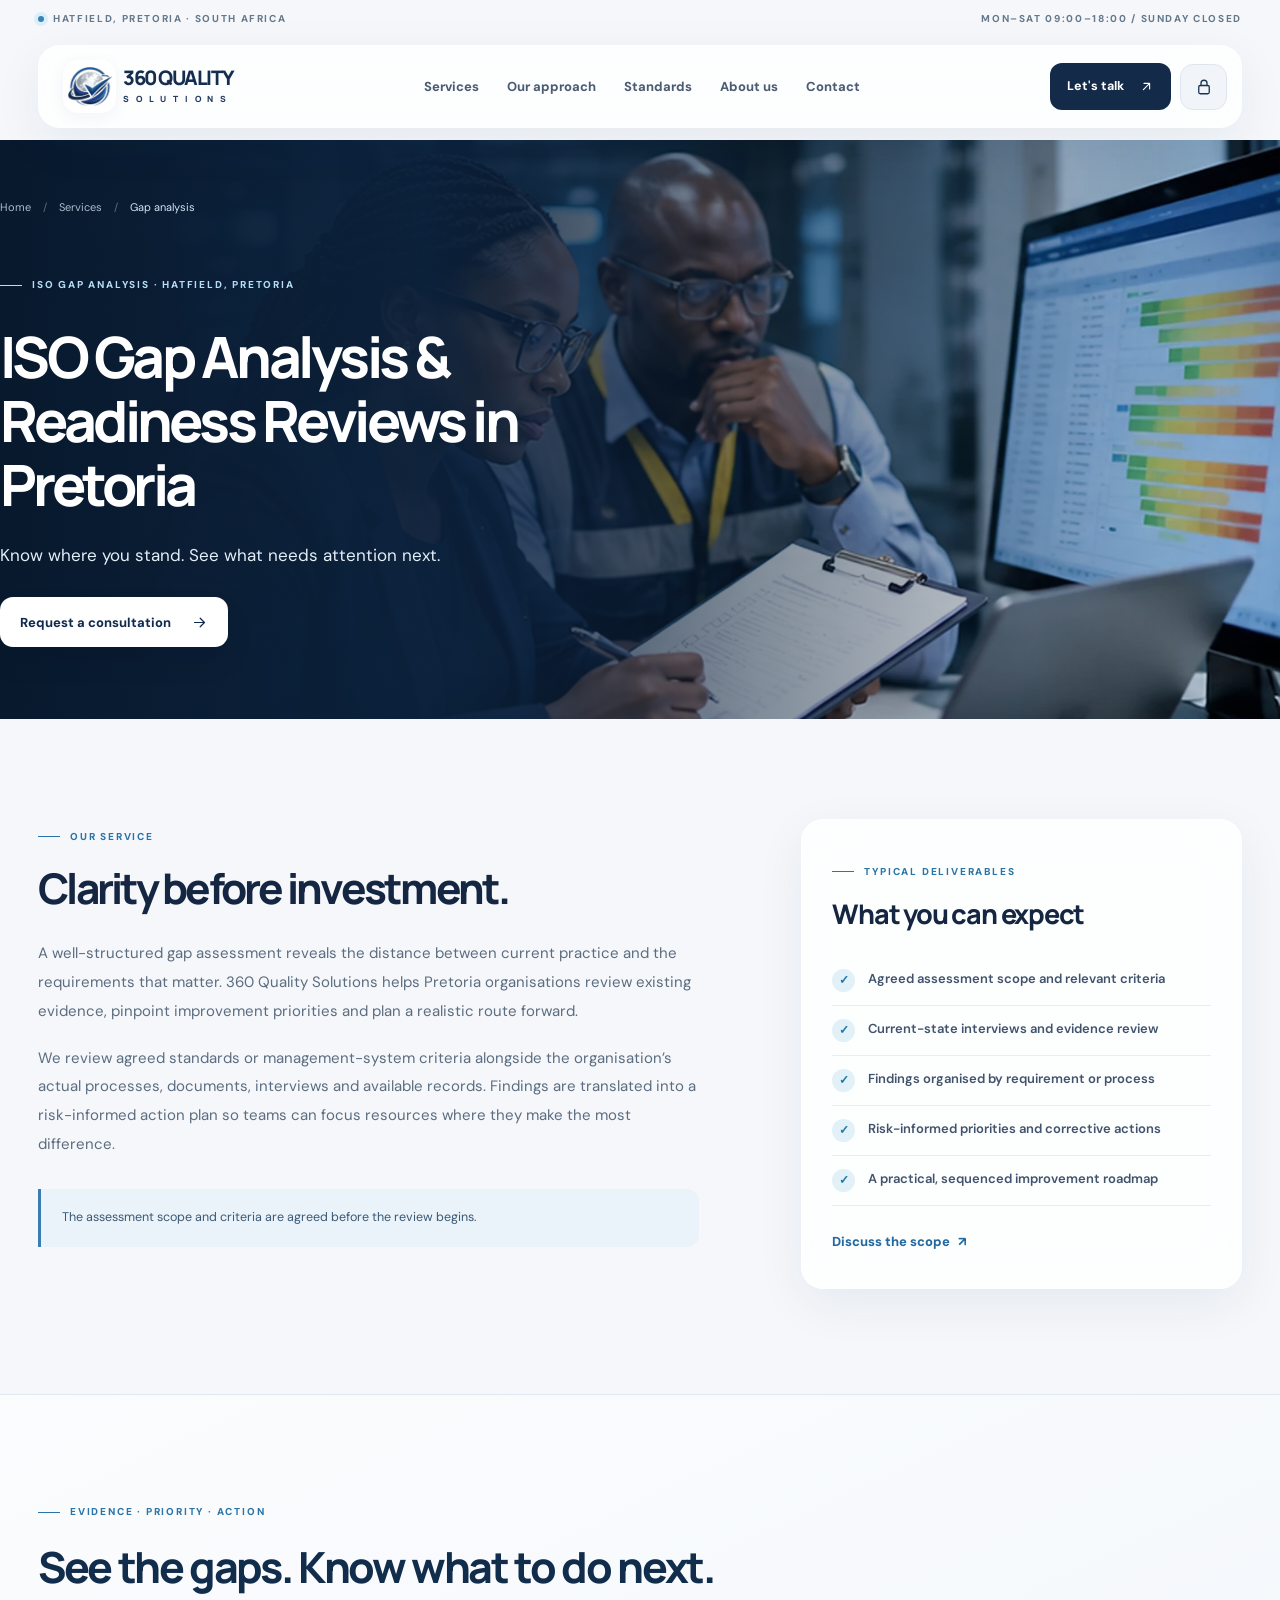
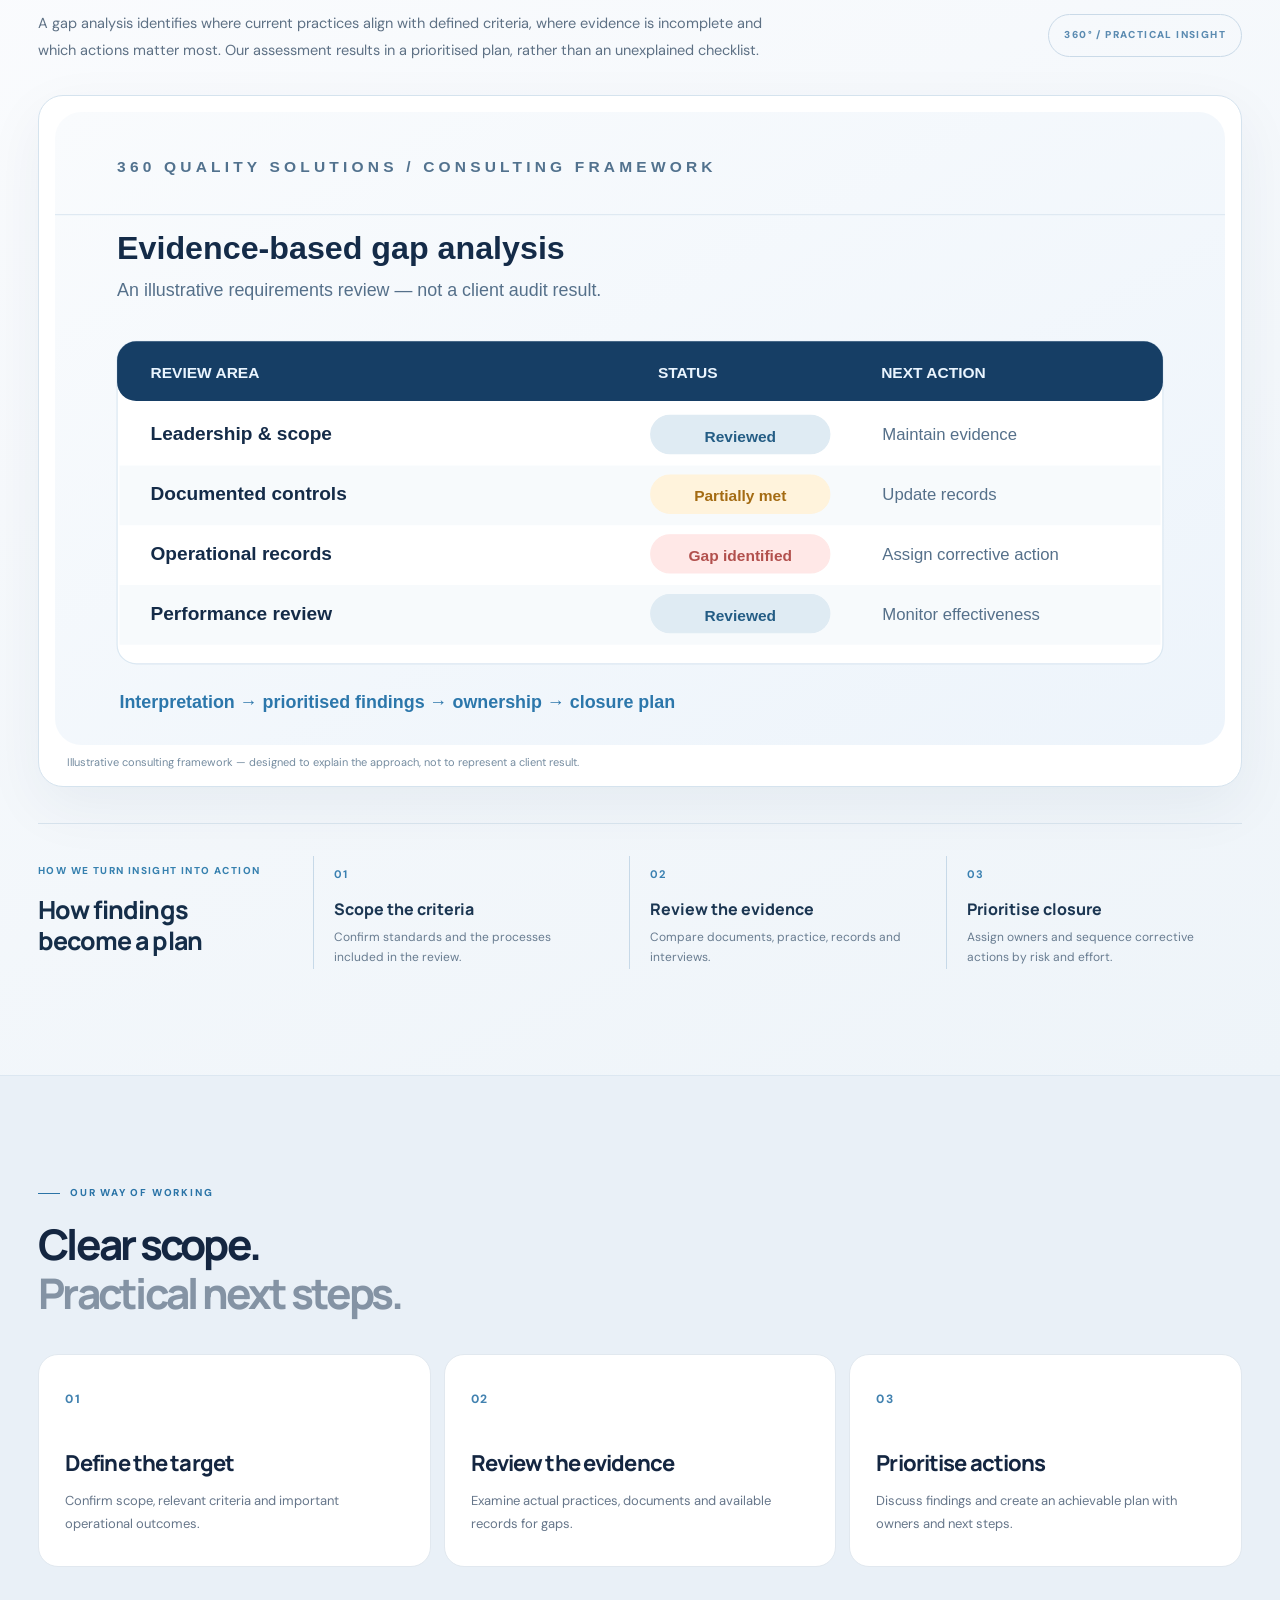
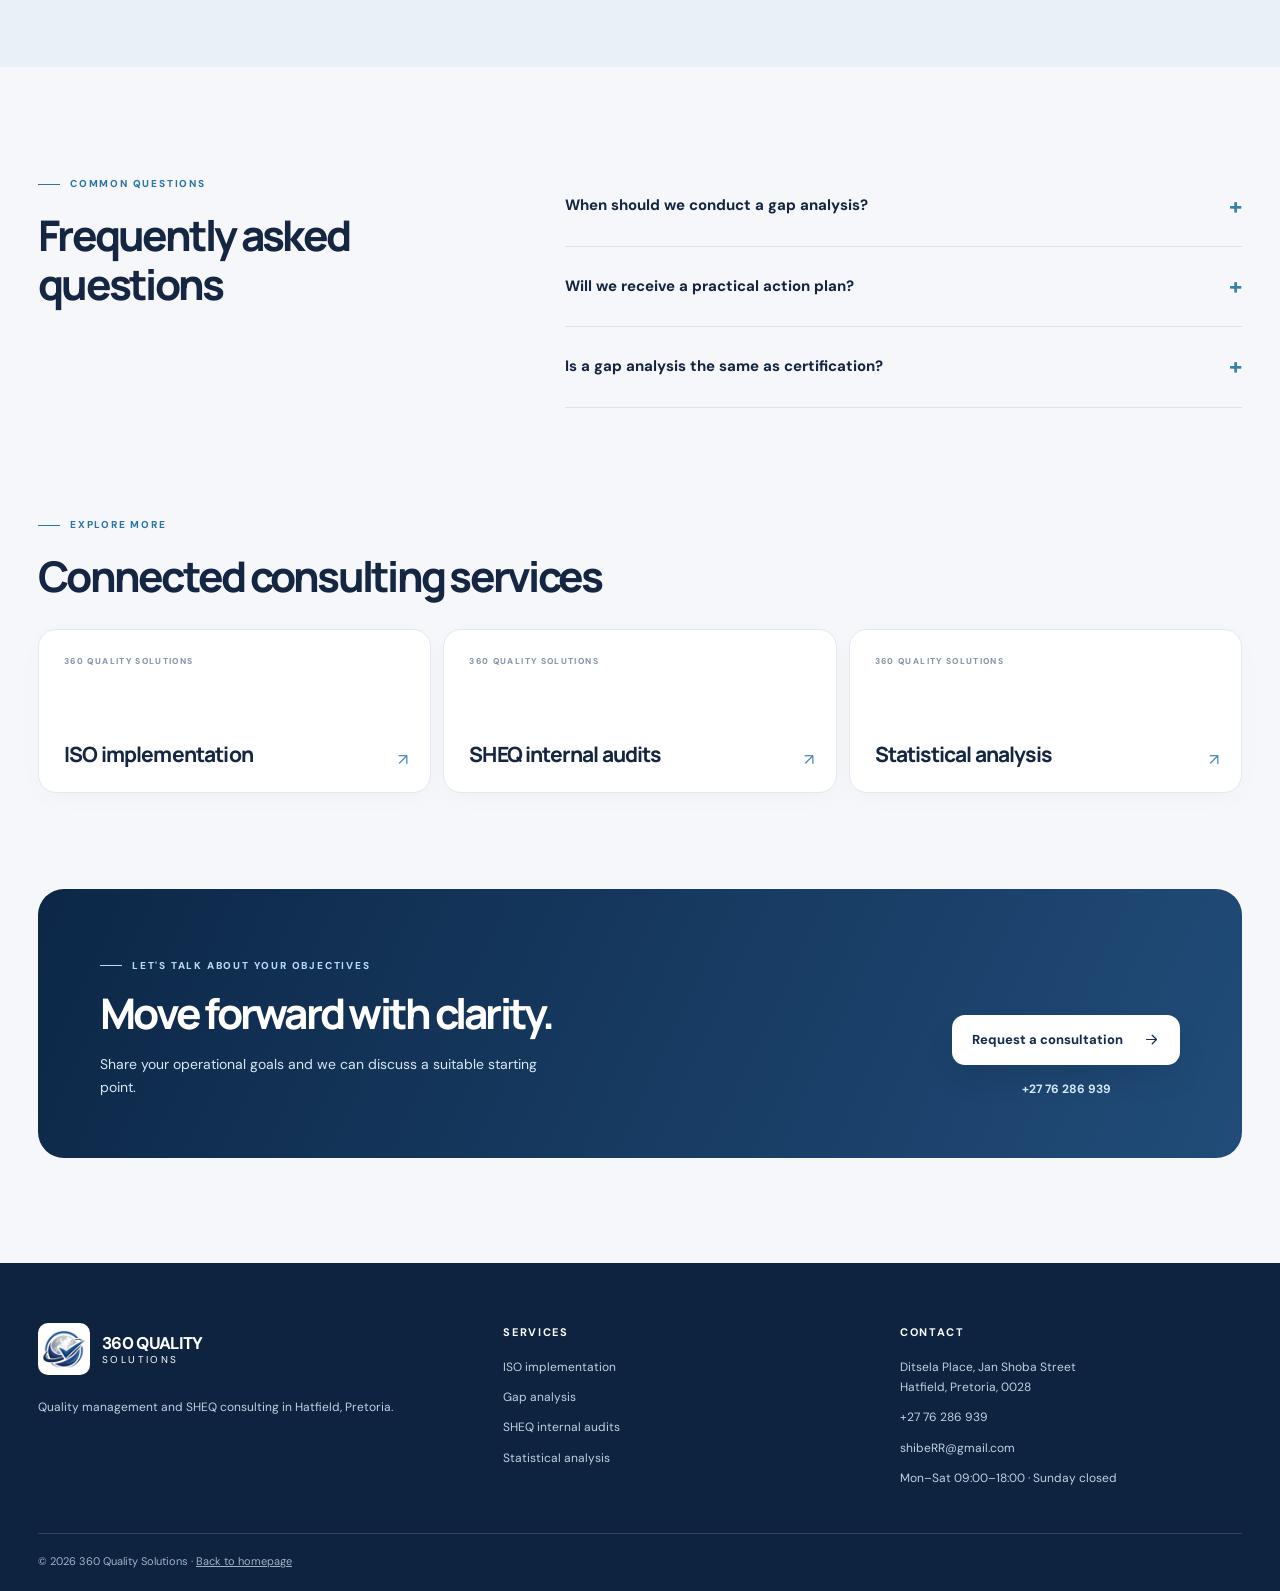
<file: services/iso-gap-analysis-pretoria/index.html>
<!DOCTYPE html>

<html lang="en-ZA">
<head>
<meta charset="utf-8"/>
<meta content="width=device-width, initial-scale=1" name="viewport"/>
<meta content="#eef3f8" name="theme-color"/>
<meta content="index,follow" name="robots"/>
<meta content="ISO gap analysis in Pretoria for quality, safety and environmental systems. Identify compliance gaps, prioritise actions and plan with 360 Quality Solutions." name="description"/>
<meta content="ZA-GP" name="geo.region"/>
<meta content="Pretoria, Gauteng" name="geo.placename"/>
<meta content="website" property="og:type"/>
<meta content="360 Quality Solutions" property="og:site_name"/>
<meta content="en_ZA" property="og:locale"/>
<meta content="ISO Gap Analysis &amp; Readiness Reviews in Pretoria | 360 Quality Solutions" property="og:title"/>
<meta content="ISO gap analysis in Pretoria for quality, safety and environmental systems. Identify compliance gaps, prioritise actions and plan with 360 Quality Solutions." property="og:description"/>
<meta content="https://360qualitysolution.co.za/assets/images/iso-gap-analysis-pretoria.webp" property="og:image"/>
<meta content="ISO readiness assessment with evidence checklist and compliance matrix" property="og:image:alt"/>
<meta content="summary_large_image" name="twitter:card"/>
<title>ISO Gap Analysis &amp; Readiness Reviews in Pretoria | 360 Quality Solutions</title>
<link href="../../assets/images/favicon.svg" rel="icon" type="image/svg+xml"/>
<link href="../../assets/images/favicon-48.png" rel="icon" sizes="48x48" type="image/png"/>
<link href="../../assets/images/favicon-180.png" rel="apple-touch-icon"/>
<link href="https://fonts.googleapis.com" rel="preconnect"/>
<link crossorigin="" href="https://fonts.gstatic.com" rel="preconnect"/>
<link href="https://fonts.googleapis.com/css2?family=DM+Sans:wght@400;450;500;550;600;650;700;750&amp;family=Manrope:wght@400;500;600;650;700;750;800&amp;display=swap" rel="stylesheet"/>
<link href="../../assets/css/styles.css" rel="stylesheet"/>
<link href="../../assets/css/services.css" rel="stylesheet"/>
<script defer="" src="../../assets/js/main.js"></script>
<script type="application/ld+json">{
  "@context": "https://schema.org",
  "@graph": [
    {
      "@context": "https://schema.org",
      "@type": "Service",
      "name": "ISO Gap Analysis & Readiness Reviews in Pretoria",
      "serviceType": "Gap Analysis",
      "description": "ISO gap analysis in Pretoria for quality, safety and environmental systems. Identify compliance gaps, prioritise actions and plan with 360 Quality Solutions.",
      "areaServed": [
        {
          "@type": "City",
          "name": "Pretoria"
        },
        {
          "@type": "AdministrativeArea",
          "name": "Gauteng"
        }
      ],
      "provider": {
        "@id": "https://360qualitysolution.co.za/#business"
      },
      "@id": "https://360qualitysolution.co.za/services/iso-gap-analysis-pretoria/#service",
      "url": "https://360qualitysolution.co.za/services/iso-gap-analysis-pretoria/",
      "image": "https://360qualitysolution.co.za/assets/images/iso-gap-analysis-pretoria.webp"
    },
    {
      "@type": "BreadcrumbList",
      "@id": "https://360qualitysolution.co.za/services/iso-gap-analysis-pretoria/#breadcrumb",
      "itemListElement": [
        {
          "@type": "ListItem",
          "position": 1,
          "name": "Home",
          "item": "https://360qualitysolution.co.za/"
        },
        {
          "@type": "ListItem",
          "position": 2,
          "name": "Services",
          "item": "https://360qualitysolution.co.za/#services"
        },
        {
          "@type": "ListItem",
          "position": 3,
          "name": "ISO gap analysis",
          "item": "https://360qualitysolution.co.za/services/iso-gap-analysis-pretoria/"
        }
      ]
    },
    {
      "@type": "WebPage",
      "@id": "https://360qualitysolution.co.za/services/iso-gap-analysis-pretoria/#webpage",
      "url": "https://360qualitysolution.co.za/services/iso-gap-analysis-pretoria/",
      "name": "ISO Gap Analysis & Readiness Reviews in Pretoria | 360 Quality Solutions",
      "inLanguage": "en-ZA",
      "breadcrumb": {
        "@id": "https://360qualitysolution.co.za/services/iso-gap-analysis-pretoria/#breadcrumb"
      },
      "about": {
        "@id": "https://360qualitysolution.co.za/services/iso-gap-analysis-pretoria/#service"
      }
    }
  ]
}</script>
<link href="https://360qualitysolution.co.za/services/iso-gap-analysis-pretoria/" rel="canonical"/><meta content="https://360qualitysolution.co.za/services/iso-gap-analysis-pretoria/" property="og:url"/><meta content="https://360qualitysolution.co.za/assets/images/iso-gap-analysis-pretoria.webp" name="twitter:image"/><link as="image" href="../../assets/images/iso-gap-analysis-pretoria.webp" rel="preload"/><link href="/site.webmanifest" rel="manifest"/><script>/* Keep folder routes clean even when index.html is entered directly. */
if (location.pathname.endsWith('/index.html')) { history.replaceState(null, '', location.pathname.replace(/index\.html$/, '') + location.search + location.hash); }
</script>
</head>
<body>
<svg aria-hidden="true" class="icon-sprite" xmlns="http://www.w3.org/2000/svg"><symbol id="i-lock" viewbox="0 0 24 24"><rect height="11" rx="2" width="14" x="5" y="10"></rect><path d="M8 10V7a4 4 0 0 1 8 0v3"></path></symbol><symbol id="i-menu" viewbox="0 0 24 24"><path d="M4 7h16M4 12h16M4 17h16"></path></symbol><symbol id="i-close" viewbox="0 0 24 24"><path d="m5 5 14 14M19 5 5 19"></path></symbol><symbol id="i-external" viewbox="0 0 24 24"><path d="M7 17 17 7M8 7h9v9"></path></symbol><symbol id="i-arrow" viewbox="0 0 24 24"><path d="M5 12h14m-6-6 6 6-6 6"></path></symbol></svg>
<a class="skip-link" href="#service-main">Skip to main content</a>
<div class="utility-bar"><div class="container utility-inner"><span><span class="live-dot"></span> HATFIELD, PRETORIA · SOUTH AFRICA</span><span class="utility-right">MON–SAT 09:00–18:00 / SUNDAY CLOSED</span></div></div>
<header class="site-header"><div class="container header-shell glass">
<a aria-label="360 Quality Solutions homepage" class="brand" href="../../"><span class="brand-emblem"><img alt="" height="42" src="../../assets/images/brand-symbol.png" width="48"/></span><span class="brand-text"><strong>360 <span>QUALITY</span></strong><small>S O L U T I O N S</small></span></a>
<nav aria-label="Main navigation" class="primary-nav" id="site-nav"><a class="nav-link" href="../../#services">Services</a><a class="nav-link" href="../../#approach">Our approach</a><a class="nav-link" href="../../#standards">Standards</a><a class="nav-link" href="../../#about">About us</a><a class="nav-link" href="../../#contact">Contact</a></nav>
<div class="header-actions"><a class="nav-cta" href="../../#contact">Let's talk <svg class="icon"><use href="#i-external"></use></svg></a><a aria-label="Open admin workspace" class="admin-icon" href="../../admin/"><svg class="icon"><use href="#i-lock"></use></svg></a><button aria-controls="site-nav" aria-expanded="false" aria-label="Open menu" class="mobile-menu" id="menu-toggle" type="button"><svg class="icon menu-open"><use href="#i-menu"></use></svg><svg class="icon menu-x"><use href="#i-close"></use></svg></button></div>
</div></header>
<main id="service-main">
<section aria-labelledby="service-title" class="service-page-hero"><div class="service-page-image"><img alt="Consultant reviewing requirement checklists and audit evidence alongside a colleague and colourful assessment matrix" decoding="async" fetchpriority="high" height="800" loading="eager" src="../../assets/images/iso-gap-analysis-pretoria.webp" width="1440"/></div><div class="service-page-vignette"></div><div class="container service-page-hero-inner"><div class="service-page-copy"><nav aria-label="Breadcrumb" class="service-breadcrumbs"><a href="../../">Home</a><span aria-hidden="true">/</span><a href="../../#services">Services</a><span aria-hidden="true">/</span><span>Gap analysis</span></nav><p class="service-eyebrow">ISO GAP ANALYSIS · HATFIELD, PRETORIA</p><h1 id="service-title">ISO Gap Analysis &amp; Readiness Reviews in Pretoria</h1><p class="service-lead">Know where you stand. See what needs attention next.</p><a class="button button-white" href="../../#contact">Request a consultation <svg class="icon"><use href="#i-arrow"></use></svg></a></div></div></section>
<section class="service-overview container"><div class="service-overview-intro"><span class="service-section-label">OUR SERVICE</span><h2>Clarity before investment.</h2><p>A well-structured gap assessment reveals the distance between current practice and the requirements that matter. 360 Quality Solutions helps Pretoria organisations review existing evidence, pinpoint improvement priorities and plan a realistic route forward.</p><p>We review agreed standards or management-system criteria alongside the organisation’s actual processes, documents, interviews and available records. Findings are translated into a risk-informed action plan so teams can focus resources where they make the most difference.</p><div class="service-note">The assessment scope and criteria are agreed before the review begins.</div></div><aside class="service-deliverables glass"><span class="service-section-label">TYPICAL DELIVERABLES</span><h2>What you can expect</h2><ul><li><span aria-hidden="true">✓</span>Agreed assessment scope and relevant criteria</li><li><span aria-hidden="true">✓</span>Current-state interviews and evidence review</li><li><span aria-hidden="true">✓</span>Findings organised by requirement or process</li><li><span aria-hidden="true">✓</span>Risk-informed priorities and corrective actions</li><li><span aria-hidden="true">✓</span>A practical, sequenced improvement roadmap</li></ul><a class="service-text-link" href="mailto:shibeRR@gmail.com?subject=Gap%20Analysis%20enquiry">Discuss the scope <span aria-hidden="true">↗</span></a></aside></section><section aria-labelledby="iso-gap-analysis-pretoria-insight-heading" class="service-insight-wrap"><div class="container service-insight-inner">
<div class="service-insight-title"><div><span class="service-section-label">EVIDENCE · PRIORITY · ACTION</span><h2 id="iso-gap-analysis-pretoria-insight-heading">See the gaps. Know what to do next.</h2><p>A gap analysis identifies where current practices align with defined criteria, where evidence is incomplete and which actions matter most. Our assessment results in a prioritised plan, rather than an unexplained checklist.</p></div><span aria-hidden="true" class="service-insight-counter">360° / PRACTICAL INSIGHT</span></div>
<figure class="service-insight-figure"><img alt="Illustrative gap assessment matrix connecting requirements to evidence status and prioritised actions" decoding="async" height="530" loading="lazy" src="../../assets/images/iso-gap-analysis-pretoria-diagram.svg" width="980"/><figcaption>Illustrative consulting framework — designed to explain the approach, not to represent a client result.</figcaption></figure>
<div class="service-insight-bottom"><div class="service-insight-bottom-head"><span>HOW WE TURN INSIGHT INTO ACTION</span><h3>How findings become a plan</h3></div><div class="service-insight-points"><article><b>01</b><h4>Scope the criteria</h4><p>Confirm standards and the processes included in the review.</p></article><article><b>02</b><h4>Review the evidence</h4><p>Compare documents, practice, records and interviews.</p></article><article><b>03</b><h4>Prioritise closure</h4><p>Assign owners and sequence corrective actions by risk and effort.</p></article></div></div></div></section>
<section class="service-process"><div class="container"><div class="service-process-title"><span class="service-section-label">OUR WAY OF WORKING</span><h2>Clear scope.<br/><span class="text-muted">Practical next steps.</span></h2></div><div class="service-steps"><article class="service-step"><span>01</span><h3>Define the target</h3><p>Confirm scope, relevant criteria and important operational outcomes.</p></article><article class="service-step"><span>02</span><h3>Review the evidence</h3><p>Examine actual practices, documents and available records for gaps.</p></article><article class="service-step"><span>03</span><h3>Prioritise actions</h3><p>Discuss findings and create an achievable plan with owners and next steps.</p></article></div></div></section>
<section class="container service-faq"><div class="service-faq-title"><span class="service-section-label">COMMON QUESTIONS</span><h2>Frequently asked questions</h2></div><div class="service-faq-items"><details><summary>When should we conduct a gap analysis?<span aria-hidden="true">+</span></summary><p>A gap analysis is useful before implementation, before an external audit, or when your organisation wants to understand why its controls are underperforming.</p></details><details><summary>Will we receive a practical action plan?<span aria-hidden="true">+</span></summary><p>That is the intended output: a prioritised record of findings and recommended next steps, based on the agreed scope.</p></details><details><summary>Is a gap analysis the same as certification?<span aria-hidden="true">+</span></summary><p>No. A gap analysis is an advisory assessment. Certification decisions are made by an independent certification body.</p></details></div></section>
<section class="service-related container"><div><span class="service-section-label">EXPLORE MORE</span><h2>Connected consulting services</h2></div><div class="service-related-grid"><a class="related-card" href="../iso-implementation-pretoria/"><small>360 QUALITY SOLUTIONS</small><b>ISO implementation</b><span aria-hidden="true">↗</span></a><a class="related-card" href="../sheq-internal-audits-pretoria/"><small>360 QUALITY SOLUTIONS</small><b>SHEQ internal audits</b><span aria-hidden="true">↗</span></a><a class="related-card" href="../statistical-analysis-pretoria/"><small>360 QUALITY SOLUTIONS</small><b>Statistical analysis</b><span aria-hidden="true">↗</span></a></div></section>
<section class="service-cta-wrap container"><div class="service-cta"><div><span class="service-section-label">LET'S TALK ABOUT YOUR OBJECTIVES</span><h2>Move forward with clarity.</h2><p>Share your operational goals and we can discuss a suitable starting point.</p></div><div class="service-cta-actions"><a class="button button-white" href="../../#contact">Request a consultation <svg class="icon"><use href="#i-arrow"></use></svg></a><a href="tel:+2776286939">+27 76 286 939</a></div></div></section>
</main>
<footer class="service-footer"><div class="container service-footer-main"><div><a class="service-footer-brand" href="../../"><img alt="" height="48" src="../../assets/images/brand-symbol.png" width="56"/><span><strong>360 QUALITY</strong><small>SOLUTIONS</small></span></a><p>Quality management and SHEQ consulting in Hatfield, Pretoria.</p></div><div><b>Services</b><a href="../iso-implementation-pretoria/">ISO implementation</a><a href="../iso-gap-analysis-pretoria/">Gap analysis</a><a href="../sheq-internal-audits-pretoria/">SHEQ internal audits</a><a href="../statistical-analysis-pretoria/">Statistical analysis</a></div><div><b>Contact</b><span>Ditsela Place, Jan Shoba Street<br/>Hatfield, Pretoria, 0028</span><a href="tel:+2776286939">+27 76 286 939</a><a href="mailto:shibeRR@gmail.com">shibeRR@gmail.com</a><span>Mon–Sat 09:00–18:00 · Sunday closed</span></div></div><div class="container service-footer-bottom">© 2026 360 Quality Solutions · <a href="../../">Back to homepage</a></div></footer>
</body>
</html>
</file>
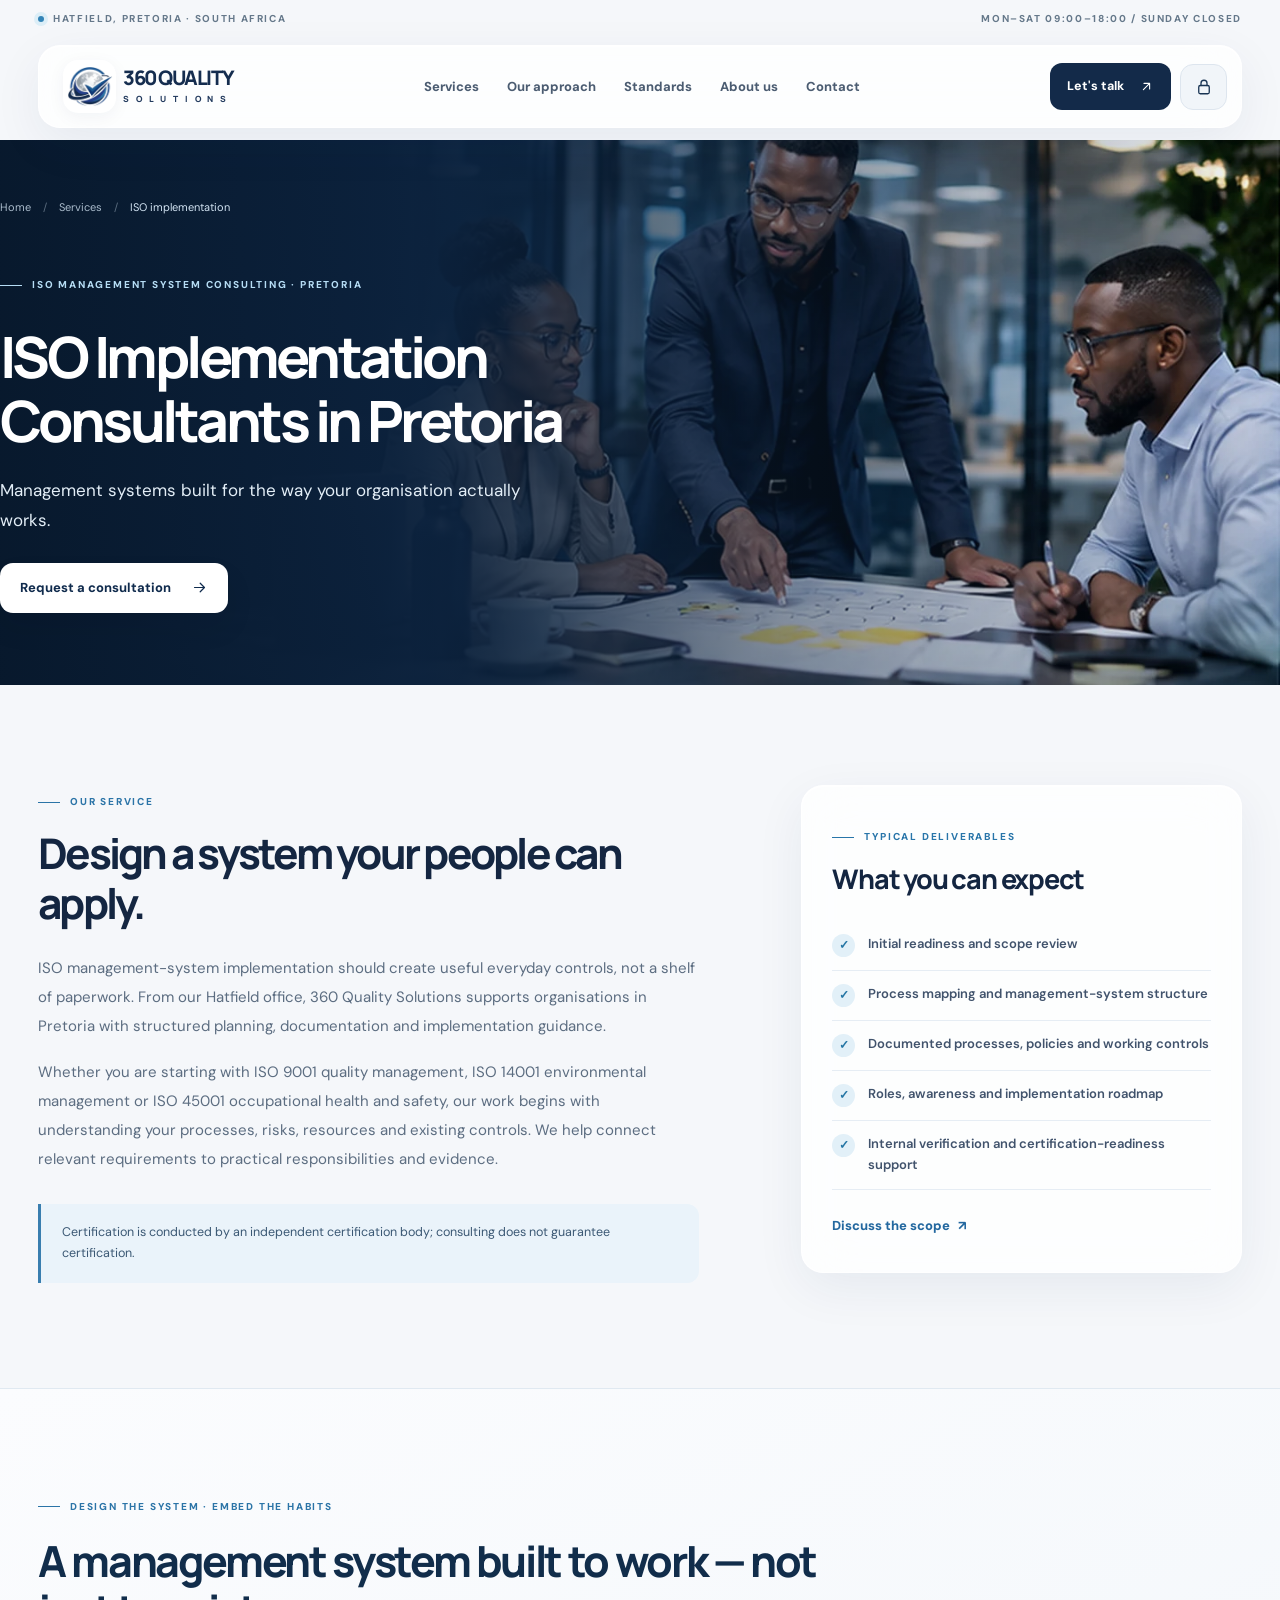
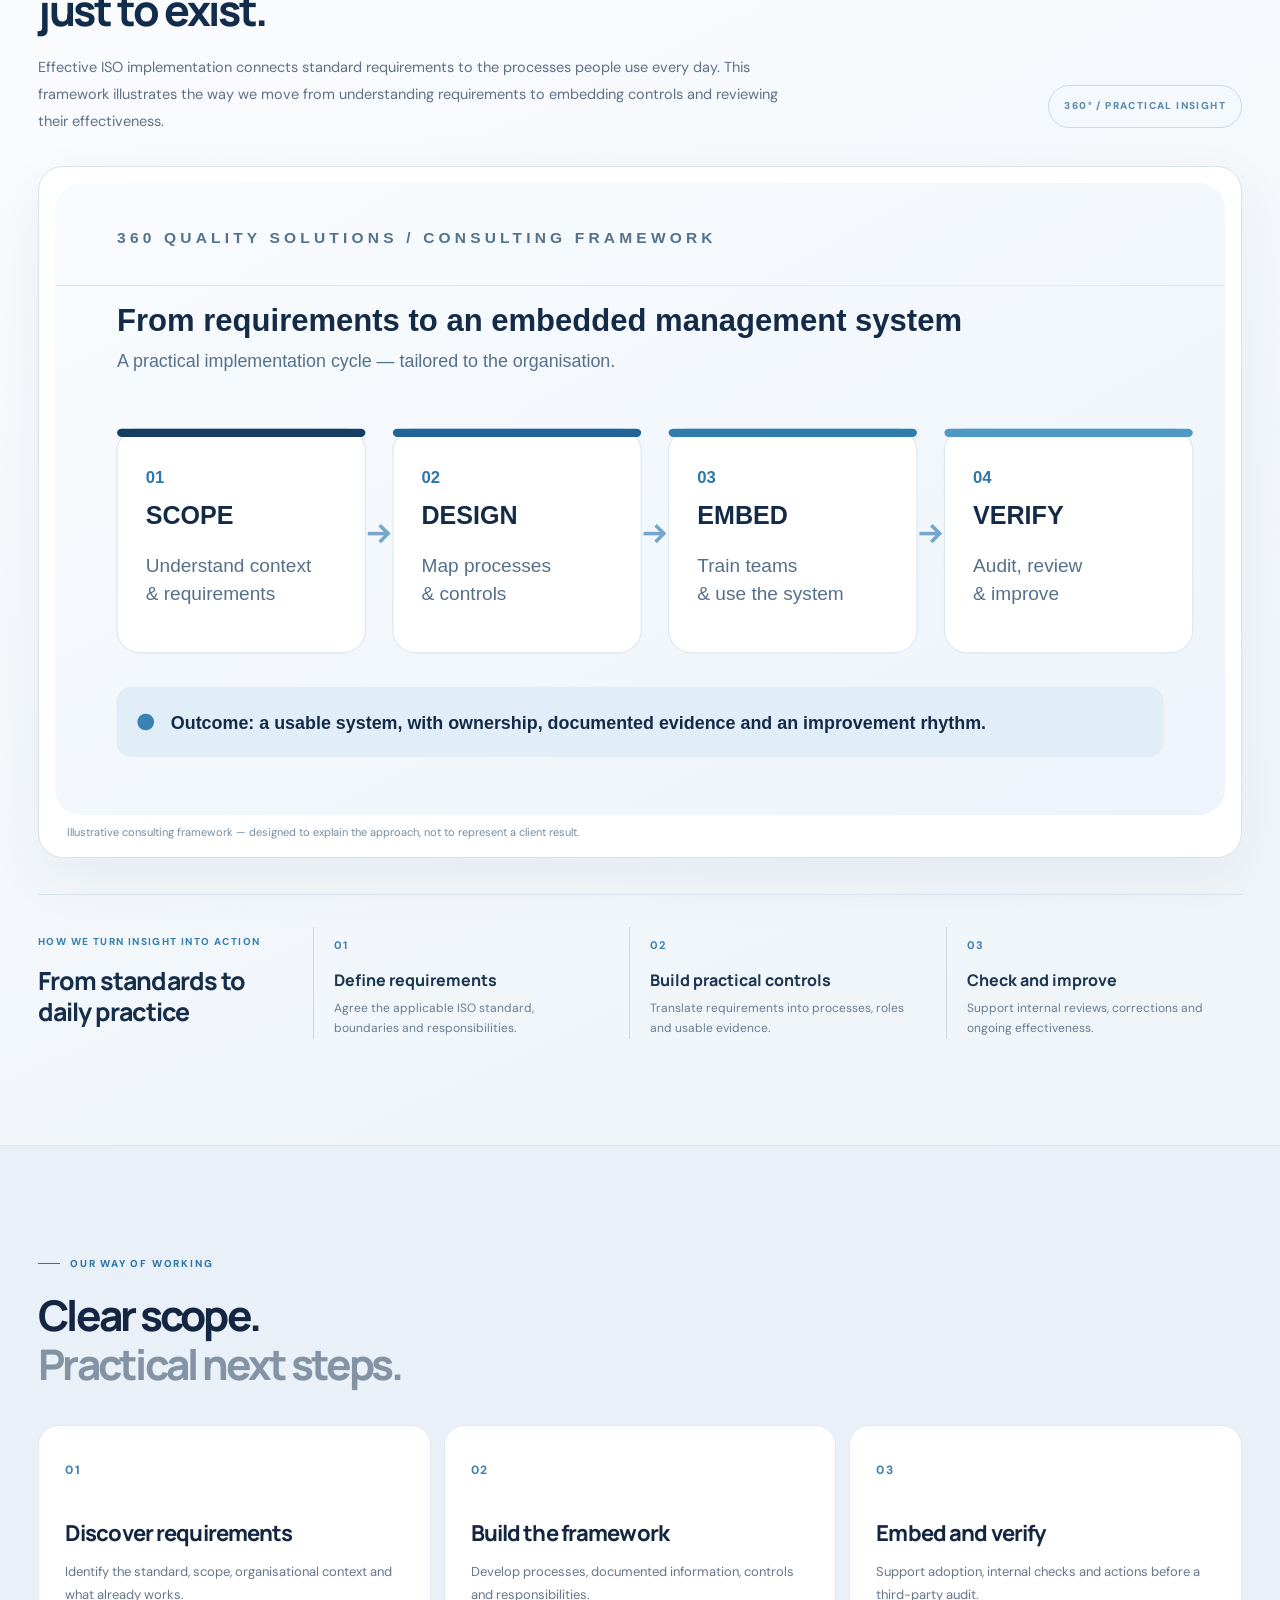
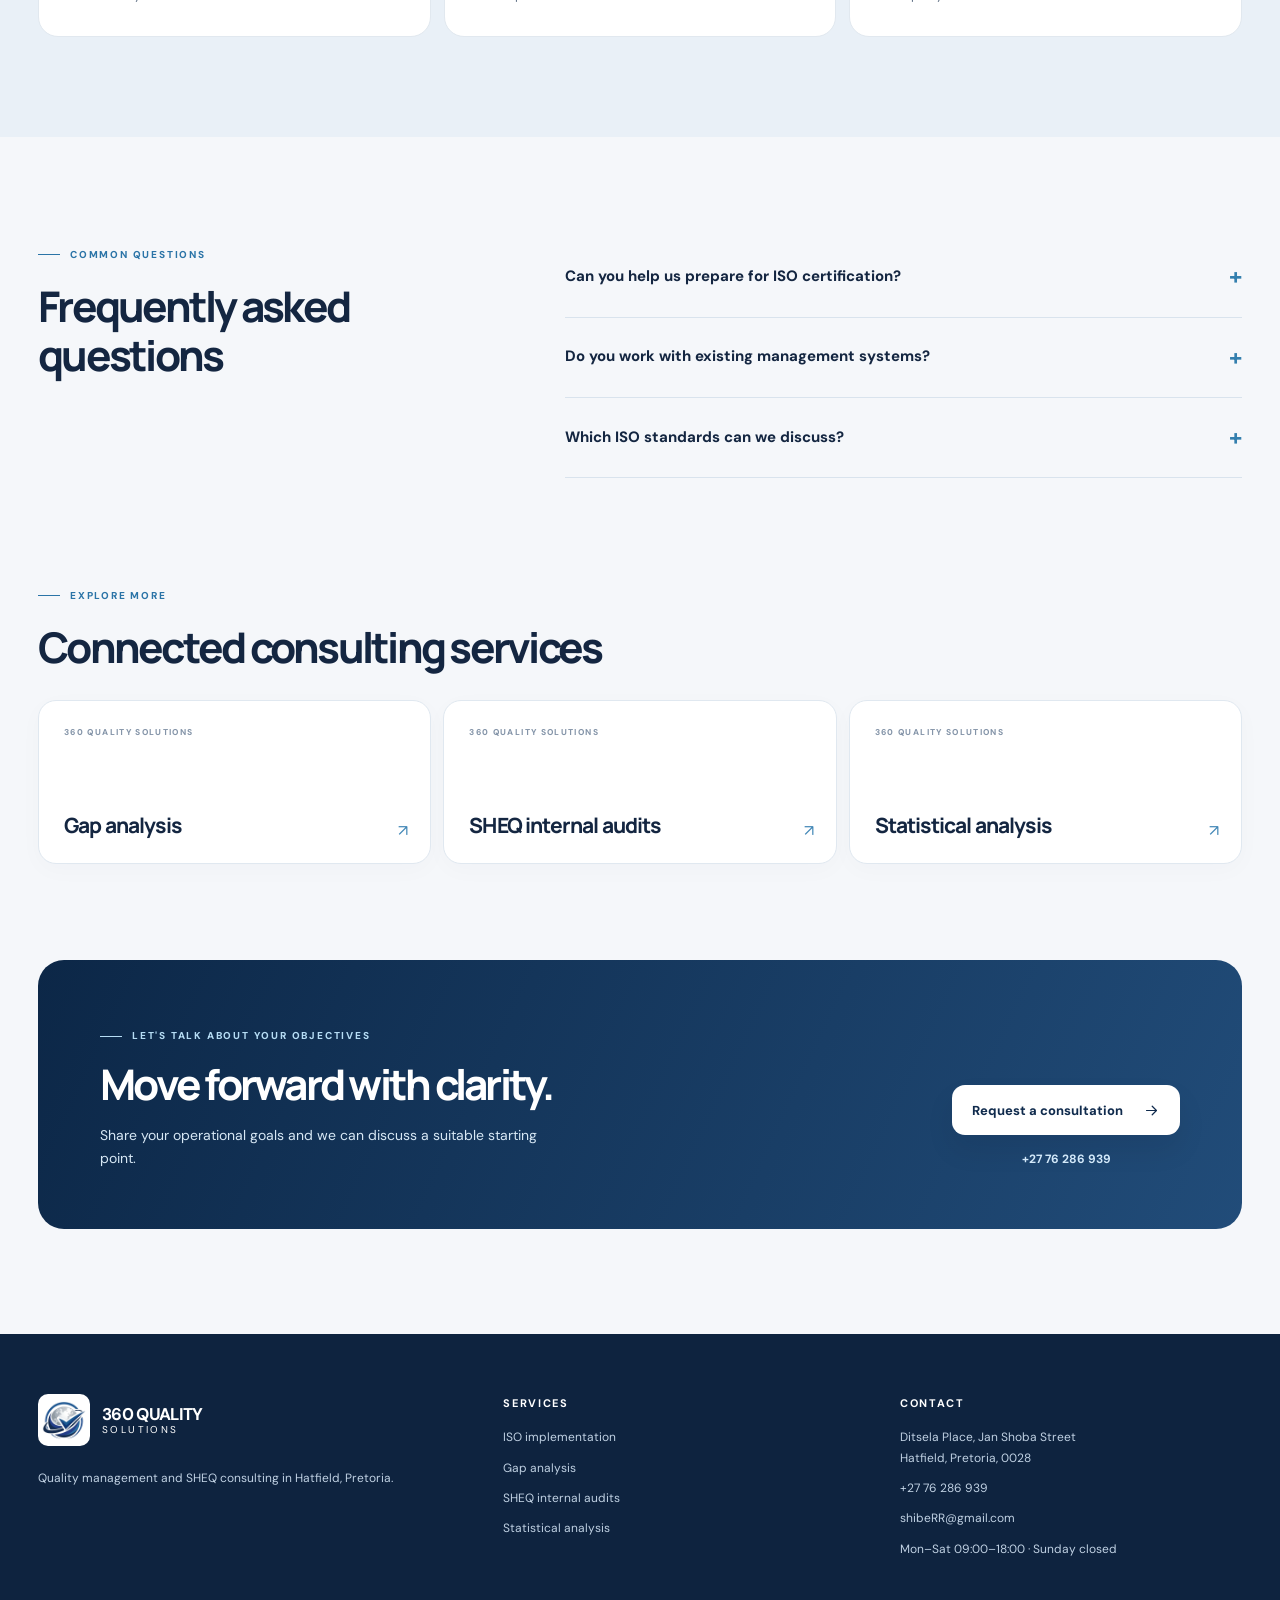
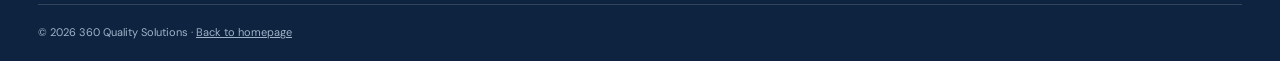
<file: services/iso-implementation-pretoria/index.html>
<!DOCTYPE html>

<html lang="en-ZA">
<head>
<meta charset="utf-8"/>
<meta content="width=device-width, initial-scale=1" name="viewport"/>
<meta content="#eef3f8" name="theme-color"/>
<meta content="index,follow" name="robots"/>
<meta content="ISO implementation consultants in Pretoria. Build practical ISO 9001, ISO 14001 and ISO 45001 management systems with 360 Quality Solutions." name="description"/>
<meta content="ZA-GP" name="geo.region"/>
<meta content="Pretoria, Gauteng" name="geo.placename"/>
<meta content="website" property="og:type"/>
<meta content="360 Quality Solutions" property="og:site_name"/>
<meta content="en_ZA" property="og:locale"/>
<meta content="ISO Implementation Consultants in Pretoria | 360 Quality Solutions" property="og:title"/>
<meta content="ISO implementation consultants in Pretoria. Build practical ISO 9001, ISO 14001 and ISO 45001 management systems with 360 Quality Solutions." property="og:description"/>
<meta content="https://360qualitysolution.co.za/assets/images/iso-implementation-pretoria.webp" property="og:image"/>
<meta content="Consultants mapping ISO management system processes in a modern office" property="og:image:alt"/>
<meta content="summary_large_image" name="twitter:card"/>
<title>ISO Implementation Consultants in Pretoria | 360 Quality Solutions</title>
<link href="../../assets/images/favicon.svg" rel="icon" type="image/svg+xml"/>
<link href="../../assets/images/favicon-48.png" rel="icon" sizes="48x48" type="image/png"/>
<link href="../../assets/images/favicon-180.png" rel="apple-touch-icon"/>
<link href="https://fonts.googleapis.com" rel="preconnect"/>
<link crossorigin="" href="https://fonts.gstatic.com" rel="preconnect"/>
<link href="https://fonts.googleapis.com/css2?family=DM+Sans:wght@400;450;500;550;600;650;700;750&amp;family=Manrope:wght@400;500;600;650;700;750;800&amp;display=swap" rel="stylesheet"/>
<link href="../../assets/css/styles.css" rel="stylesheet"/>
<link href="../../assets/css/services.css" rel="stylesheet"/>
<script defer="" src="../../assets/js/main.js"></script>
<script type="application/ld+json">{
  "@context": "https://schema.org",
  "@graph": [
    {
      "@context": "https://schema.org",
      "@type": "Service",
      "name": "ISO Implementation Consultants in Pretoria",
      "serviceType": "ISO Standards Implementation",
      "description": "ISO implementation consultants in Pretoria. Build practical ISO 9001, ISO 14001 and ISO 45001 management systems with 360 Quality Solutions.",
      "areaServed": [
        {
          "@type": "City",
          "name": "Pretoria"
        },
        {
          "@type": "AdministrativeArea",
          "name": "Gauteng"
        }
      ],
      "provider": {
        "@id": "https://360qualitysolution.co.za/#business"
      },
      "@id": "https://360qualitysolution.co.za/services/iso-implementation-pretoria/#service",
      "url": "https://360qualitysolution.co.za/services/iso-implementation-pretoria/",
      "image": "https://360qualitysolution.co.za/assets/images/iso-implementation-pretoria.webp"
    },
    {
      "@type": "BreadcrumbList",
      "@id": "https://360qualitysolution.co.za/services/iso-implementation-pretoria/#breadcrumb",
      "itemListElement": [
        {
          "@type": "ListItem",
          "position": 1,
          "name": "Home",
          "item": "https://360qualitysolution.co.za/"
        },
        {
          "@type": "ListItem",
          "position": 2,
          "name": "Services",
          "item": "https://360qualitysolution.co.za/#services"
        },
        {
          "@type": "ListItem",
          "position": 3,
          "name": "ISO standards implementation",
          "item": "https://360qualitysolution.co.za/services/iso-implementation-pretoria/"
        }
      ]
    },
    {
      "@type": "WebPage",
      "@id": "https://360qualitysolution.co.za/services/iso-implementation-pretoria/#webpage",
      "url": "https://360qualitysolution.co.za/services/iso-implementation-pretoria/",
      "name": "ISO Implementation Consultants in Pretoria | 360 Quality Solutions",
      "inLanguage": "en-ZA",
      "breadcrumb": {
        "@id": "https://360qualitysolution.co.za/services/iso-implementation-pretoria/#breadcrumb"
      },
      "about": {
        "@id": "https://360qualitysolution.co.za/services/iso-implementation-pretoria/#service"
      }
    }
  ]
}</script>
<link href="https://360qualitysolution.co.za/services/iso-implementation-pretoria/" rel="canonical"/><meta content="https://360qualitysolution.co.za/services/iso-implementation-pretoria/" property="og:url"/><meta content="https://360qualitysolution.co.za/assets/images/iso-implementation-pretoria.webp" name="twitter:image"/><link as="image" href="../../assets/images/iso-implementation-pretoria.webp" rel="preload"/><link href="/site.webmanifest" rel="manifest"/><script>/* Keep folder routes clean even when index.html is entered directly. */
if (location.pathname.endsWith('/index.html')) { history.replaceState(null, '', location.pathname.replace(/index\.html$/, '') + location.search + location.hash); }
</script>
</head>
<body>
<svg aria-hidden="true" class="icon-sprite" xmlns="http://www.w3.org/2000/svg"><symbol id="i-lock" viewbox="0 0 24 24"><rect height="11" rx="2" width="14" x="5" y="10"></rect><path d="M8 10V7a4 4 0 0 1 8 0v3"></path></symbol><symbol id="i-menu" viewbox="0 0 24 24"><path d="M4 7h16M4 12h16M4 17h16"></path></symbol><symbol id="i-close" viewbox="0 0 24 24"><path d="m5 5 14 14M19 5 5 19"></path></symbol><symbol id="i-external" viewbox="0 0 24 24"><path d="M7 17 17 7M8 7h9v9"></path></symbol><symbol id="i-arrow" viewbox="0 0 24 24"><path d="M5 12h14m-6-6 6 6-6 6"></path></symbol></svg>
<a class="skip-link" href="#service-main">Skip to main content</a>
<div class="utility-bar"><div class="container utility-inner"><span><span class="live-dot"></span> HATFIELD, PRETORIA · SOUTH AFRICA</span><span class="utility-right">MON–SAT 09:00–18:00 / SUNDAY CLOSED</span></div></div>
<header class="site-header"><div class="container header-shell glass">
<a aria-label="360 Quality Solutions homepage" class="brand" href="../../"><span class="brand-emblem"><img alt="" height="42" src="../../assets/images/brand-symbol.png" width="48"/></span><span class="brand-text"><strong>360 <span>QUALITY</span></strong><small>S O L U T I O N S</small></span></a>
<nav aria-label="Main navigation" class="primary-nav" id="site-nav"><a class="nav-link" href="../../#services">Services</a><a class="nav-link" href="../../#approach">Our approach</a><a class="nav-link" href="../../#standards">Standards</a><a class="nav-link" href="../../#about">About us</a><a class="nav-link" href="../../#contact">Contact</a></nav>
<div class="header-actions"><a class="nav-cta" href="../../#contact">Let's talk <svg class="icon"><use href="#i-external"></use></svg></a><a aria-label="Open admin workspace" class="admin-icon" href="../../admin/"><svg class="icon"><use href="#i-lock"></use></svg></a><button aria-controls="site-nav" aria-expanded="false" aria-label="Open menu" class="mobile-menu" id="menu-toggle" type="button"><svg class="icon menu-open"><use href="#i-menu"></use></svg><svg class="icon menu-x"><use href="#i-close"></use></svg></button></div>
</div></header>
<main id="service-main">
<section aria-labelledby="service-title" class="service-page-hero"><div class="service-page-image"><img alt="Quality management consulting team collaboratively planning a process and management system at a table" decoding="async" fetchpriority="high" height="800" loading="eager" src="../../assets/images/iso-implementation-pretoria.webp" width="1440"/></div><div class="service-page-vignette"></div><div class="container service-page-hero-inner"><div class="service-page-copy"><nav aria-label="Breadcrumb" class="service-breadcrumbs"><a href="../../">Home</a><span aria-hidden="true">/</span><a href="../../#services">Services</a><span aria-hidden="true">/</span><span>ISO implementation</span></nav><p class="service-eyebrow">ISO MANAGEMENT SYSTEM CONSULTING · PRETORIA</p><h1 id="service-title">ISO Implementation Consultants in Pretoria</h1><p class="service-lead">Management systems built for the way your organisation actually works.</p><a class="button button-white" href="../../#contact">Request a consultation <svg class="icon"><use href="#i-arrow"></use></svg></a></div></div></section>
<section class="service-overview container"><div class="service-overview-intro"><span class="service-section-label">OUR SERVICE</span><h2>Design a system your people can apply.</h2><p>ISO management-system implementation should create useful everyday controls, not a shelf of paperwork. From our Hatfield office, 360 Quality Solutions supports organisations in Pretoria with structured planning, documentation and implementation guidance.</p><p>Whether you are starting with ISO 9001 quality management, ISO 14001 environmental management or ISO 45001 occupational health and safety, our work begins with understanding your processes, risks, resources and existing controls. We help connect relevant requirements to practical responsibilities and evidence.</p><div class="service-note">Certification is conducted by an independent certification body; consulting does not guarantee certification.</div></div><aside class="service-deliverables glass"><span class="service-section-label">TYPICAL DELIVERABLES</span><h2>What you can expect</h2><ul><li><span aria-hidden="true">✓</span>Initial readiness and scope review</li><li><span aria-hidden="true">✓</span>Process mapping and management-system structure</li><li><span aria-hidden="true">✓</span>Documented processes, policies and working controls</li><li><span aria-hidden="true">✓</span>Roles, awareness and implementation roadmap</li><li><span aria-hidden="true">✓</span>Internal verification and certification-readiness support</li></ul><a class="service-text-link" href="mailto:shibeRR@gmail.com?subject=ISO%20Standards%20Implementation%20enquiry">Discuss the scope <span aria-hidden="true">↗</span></a></aside></section><section aria-labelledby="iso-implementation-pretoria-insight-heading" class="service-insight-wrap"><div class="container service-insight-inner">
<div class="service-insight-title"><div><span class="service-section-label">DESIGN THE SYSTEM · EMBED THE HABITS</span><h2 id="iso-implementation-pretoria-insight-heading">A management system built to work — not just to exist.</h2><p>Effective ISO implementation connects standard requirements to the processes people use every day. This framework illustrates the way we move from understanding requirements to embedding controls and reviewing their effectiveness.</p></div><span aria-hidden="true" class="service-insight-counter">360° / PRACTICAL INSIGHT</span></div>
<figure class="service-insight-figure"><img alt="A four-stage ISO management system implementation framework moving from scope to design, embedding and verification" decoding="async" height="530" loading="lazy" src="../../assets/images/iso-implementation-pretoria-diagram.svg" width="980"/><figcaption>Illustrative consulting framework — designed to explain the approach, not to represent a client result.</figcaption></figure>
<div class="service-insight-bottom"><div class="service-insight-bottom-head"><span>HOW WE TURN INSIGHT INTO ACTION</span><h3>From standards to daily practice</h3></div><div class="service-insight-points"><article><b>01</b><h4>Define requirements</h4><p>Agree the applicable ISO standard, boundaries and responsibilities.</p></article><article><b>02</b><h4>Build practical controls</h4><p>Translate requirements into processes, roles and usable evidence.</p></article><article><b>03</b><h4>Check and improve</h4><p>Support internal reviews, corrections and ongoing effectiveness.</p></article></div></div></div></section>
<section class="service-process"><div class="container"><div class="service-process-title"><span class="service-section-label">OUR WAY OF WORKING</span><h2>Clear scope.<br/><span class="text-muted">Practical next steps.</span></h2></div><div class="service-steps"><article class="service-step"><span>01</span><h3>Discover requirements</h3><p>Identify the standard, scope, organisational context and what already works.</p></article><article class="service-step"><span>02</span><h3>Build the framework</h3><p>Develop processes, documented information, controls and responsibilities.</p></article><article class="service-step"><span>03</span><h3>Embed and verify</h3><p>Support adoption, internal checks and actions before a third-party audit.</p></article></div></div></section>
<section class="container service-faq"><div class="service-faq-title"><span class="service-section-label">COMMON QUESTIONS</span><h2>Frequently asked questions</h2></div><div class="service-faq-items"><details><summary>Can you help us prepare for ISO certification?<span aria-hidden="true">+</span></summary><p>Yes. We support implementation and readiness for applicable standards. Independent accredited certification bodies conduct certification audits and issue certificates.</p></details><details><summary>Do you work with existing management systems?<span aria-hidden="true">+</span></summary><p>Yes. We can review existing processes and documents, identify where updates are needed and help make controls more useful.</p></details><details><summary>Which ISO standards can we discuss?<span aria-hidden="true">+</span></summary><p>Typical starting points include ISO 9001, ISO 14001 and ISO 45001. The right scope is confirmed against your operational needs.</p></details></div></section>
<section class="service-related container"><div><span class="service-section-label">EXPLORE MORE</span><h2>Connected consulting services</h2></div><div class="service-related-grid"><a class="related-card" href="../iso-gap-analysis-pretoria/"><small>360 QUALITY SOLUTIONS</small><b>Gap analysis</b><span aria-hidden="true">↗</span></a><a class="related-card" href="../sheq-internal-audits-pretoria/"><small>360 QUALITY SOLUTIONS</small><b>SHEQ internal audits</b><span aria-hidden="true">↗</span></a><a class="related-card" href="../statistical-analysis-pretoria/"><small>360 QUALITY SOLUTIONS</small><b>Statistical analysis</b><span aria-hidden="true">↗</span></a></div></section>
<section class="service-cta-wrap container"><div class="service-cta"><div><span class="service-section-label">LET'S TALK ABOUT YOUR OBJECTIVES</span><h2>Move forward with clarity.</h2><p>Share your operational goals and we can discuss a suitable starting point.</p></div><div class="service-cta-actions"><a class="button button-white" href="../../#contact">Request a consultation <svg class="icon"><use href="#i-arrow"></use></svg></a><a href="tel:+2776286939">+27 76 286 939</a></div></div></section>
</main>
<footer class="service-footer"><div class="container service-footer-main"><div><a class="service-footer-brand" href="../../"><img alt="" height="48" src="../../assets/images/brand-symbol.png" width="56"/><span><strong>360 QUALITY</strong><small>SOLUTIONS</small></span></a><p>Quality management and SHEQ consulting in Hatfield, Pretoria.</p></div><div><b>Services</b><a href="../iso-implementation-pretoria/">ISO implementation</a><a href="../iso-gap-analysis-pretoria/">Gap analysis</a><a href="../sheq-internal-audits-pretoria/">SHEQ internal audits</a><a href="../statistical-analysis-pretoria/">Statistical analysis</a></div><div><b>Contact</b><span>Ditsela Place, Jan Shoba Street<br/>Hatfield, Pretoria, 0028</span><a href="tel:+2776286939">+27 76 286 939</a><a href="mailto:shibeRR@gmail.com">shibeRR@gmail.com</a><span>Mon–Sat 09:00–18:00 · Sunday closed</span></div></div><div class="container service-footer-bottom">© 2026 360 Quality Solutions · <a href="../../">Back to homepage</a></div></footer>
</body>
</html>
</file>
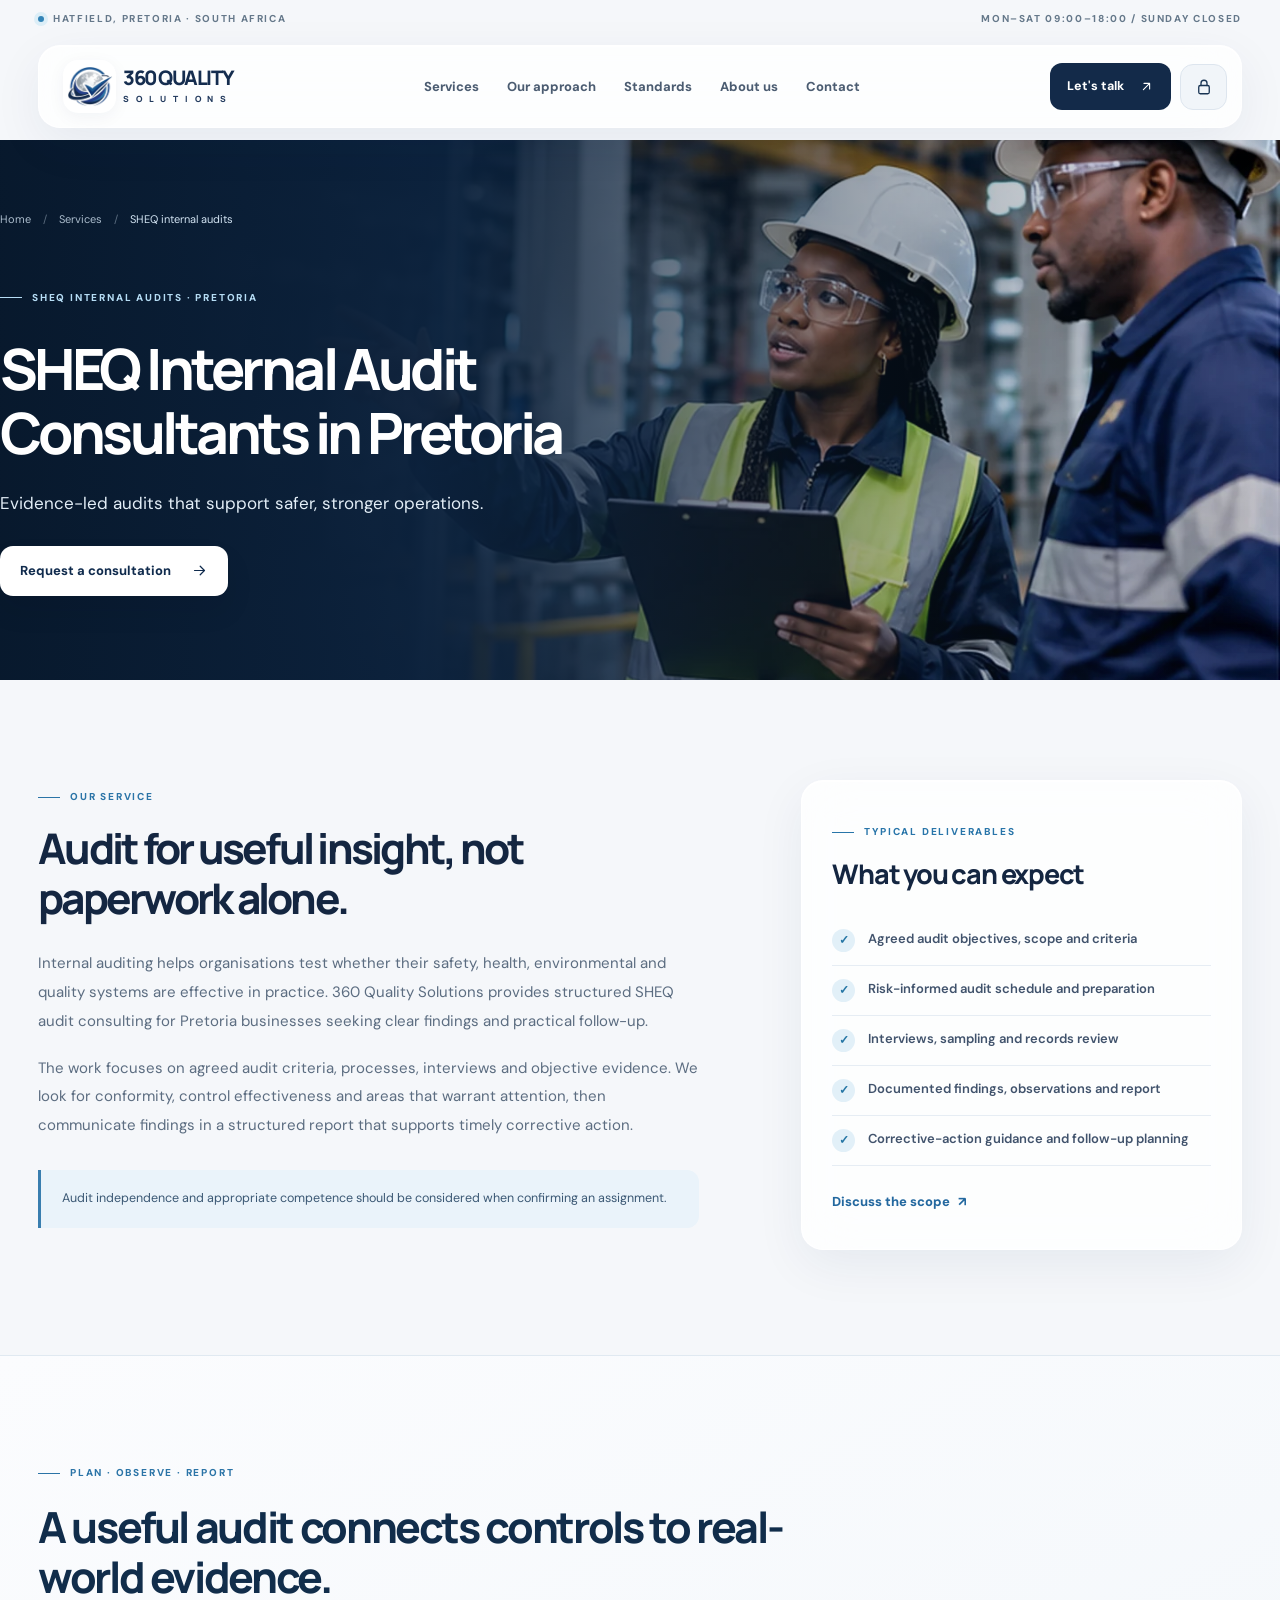
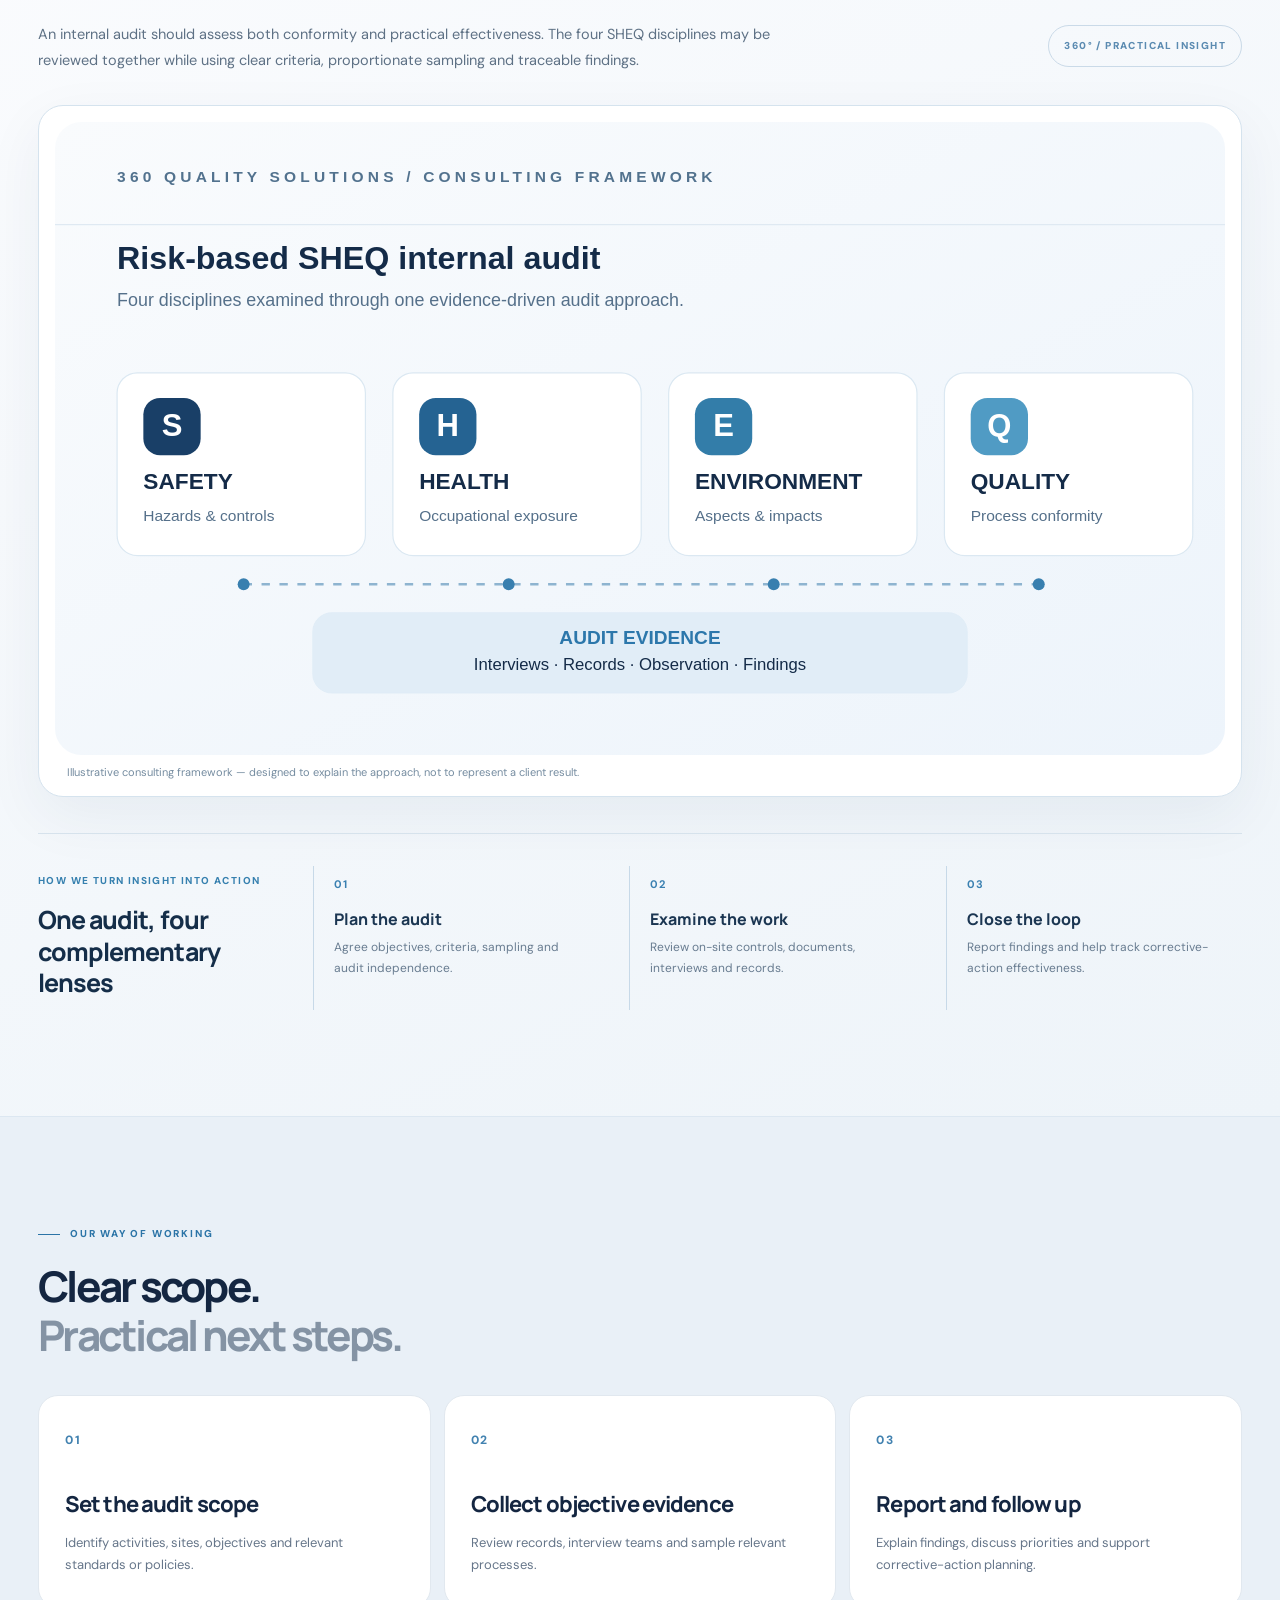
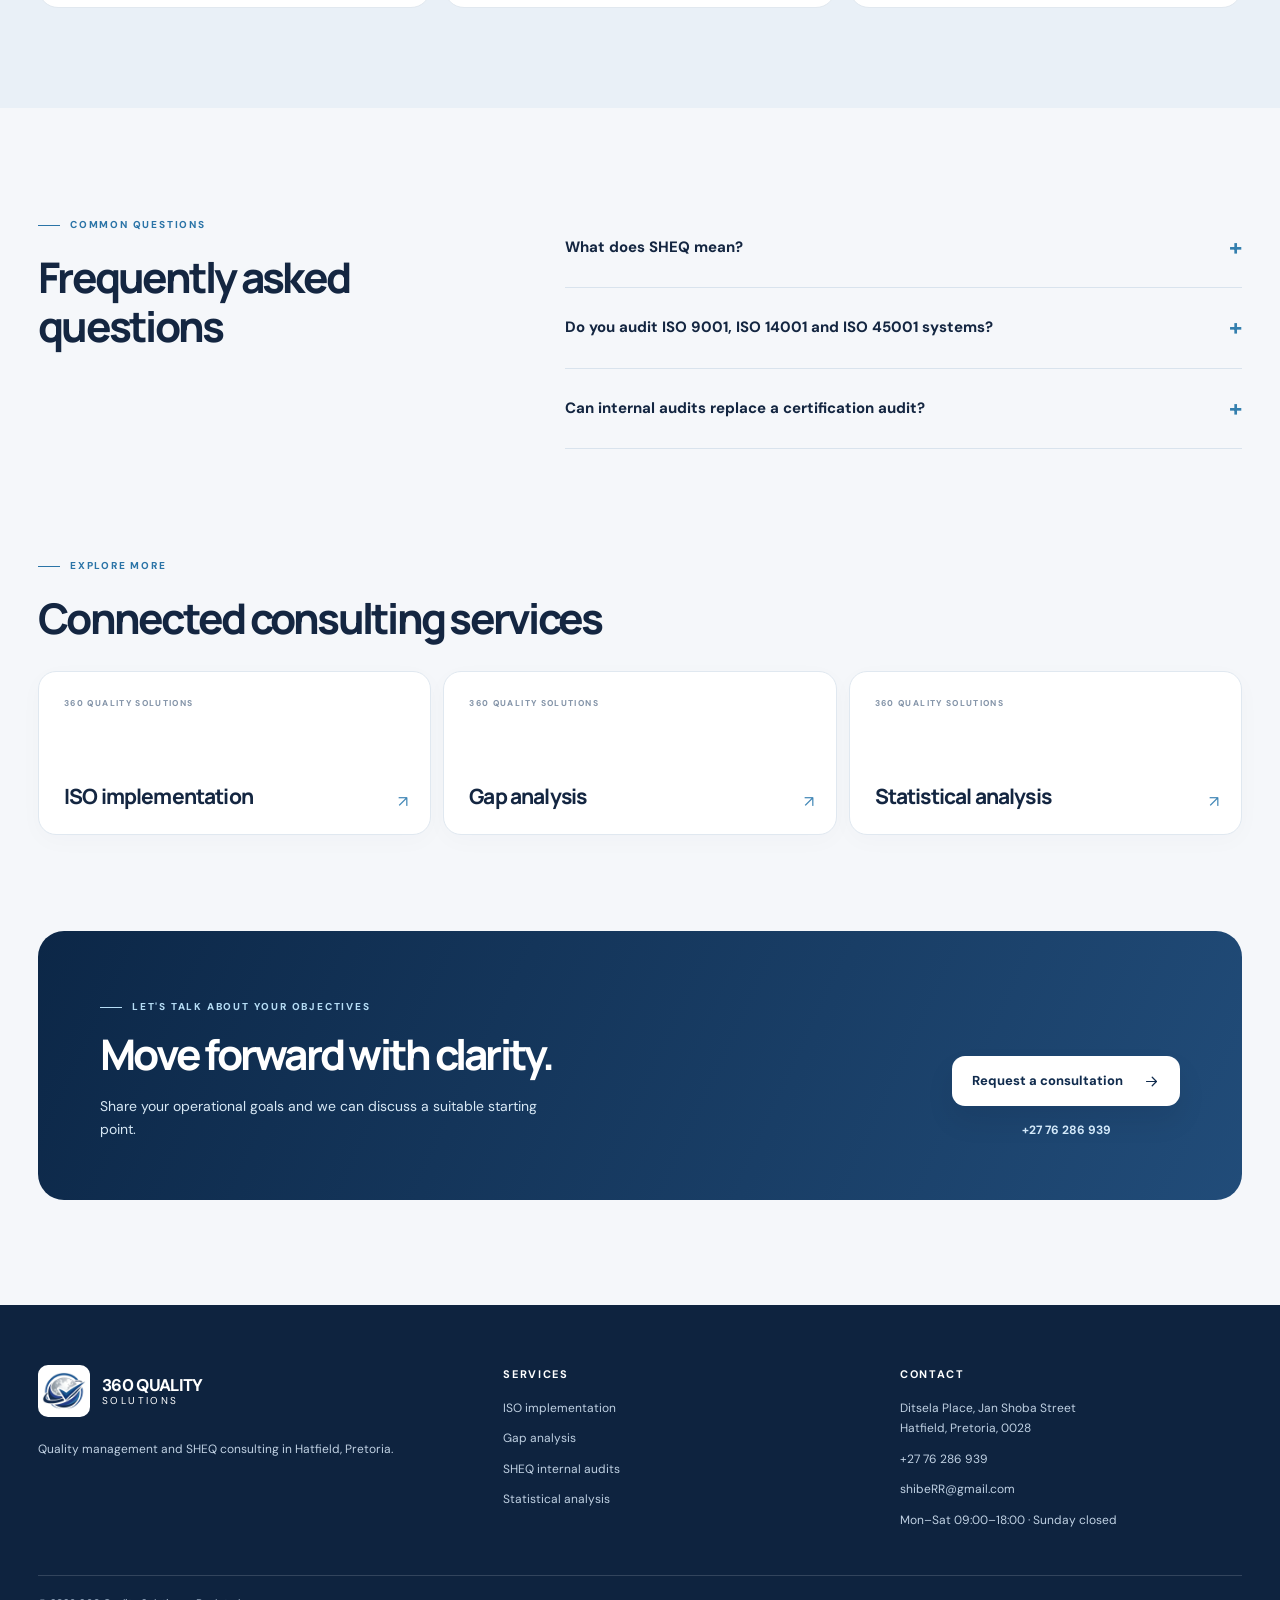
<file: services/sheq-internal-audits-pretoria/index.html>
<!DOCTYPE html>

<html lang="en-ZA">
<head>
<meta charset="utf-8"/>
<meta content="width=device-width, initial-scale=1" name="viewport"/>
<meta content="#eef3f8" name="theme-color"/>
<meta content="index,follow" name="robots"/>
<meta content="SHEQ internal audits in Pretoria: quality, safety, health and environmental system reviews, audit reports and corrective-action guidance." name="description"/>
<meta content="ZA-GP" name="geo.region"/>
<meta content="Pretoria, Gauteng" name="geo.placename"/>
<meta content="website" property="og:type"/>
<meta content="360 Quality Solutions" property="og:site_name"/>
<meta content="en_ZA" property="og:locale"/>
<meta content="SHEQ Internal Audit Consultants in Pretoria | 360 Quality Solutions" property="og:title"/>
<meta content="SHEQ internal audits in Pretoria: quality, safety, health and environmental system reviews, audit reports and corrective-action guidance." property="og:description"/>
<meta content="https://360qualitysolution.co.za/assets/images/sheq-internal-audits-pretoria.webp" property="og:image"/>
<meta content="Safety and quality professionals conducting a field audit at an industrial facility" property="og:image:alt"/>
<meta content="summary_large_image" name="twitter:card"/>
<title>SHEQ Internal Audit Consultants in Pretoria | 360 Quality Solutions</title>
<link href="../../assets/images/favicon.svg" rel="icon" type="image/svg+xml"/>
<link href="../../assets/images/favicon-48.png" rel="icon" sizes="48x48" type="image/png"/>
<link href="../../assets/images/favicon-180.png" rel="apple-touch-icon"/>
<link href="https://fonts.googleapis.com" rel="preconnect"/>
<link crossorigin="" href="https://fonts.gstatic.com" rel="preconnect"/>
<link href="https://fonts.googleapis.com/css2?family=DM+Sans:wght@400;450;500;550;600;650;700;750&amp;family=Manrope:wght@400;500;600;650;700;750;800&amp;display=swap" rel="stylesheet"/>
<link href="../../assets/css/styles.css" rel="stylesheet"/>
<link href="../../assets/css/services.css" rel="stylesheet"/>
<script defer="" src="../../assets/js/main.js"></script>
<script type="application/ld+json">{
  "@context": "https://schema.org",
  "@graph": [
    {
      "@context": "https://schema.org",
      "@type": "Service",
      "name": "SHEQ Internal Audit Consultants in Pretoria",
      "serviceType": "SHEQ Internal Audits",
      "description": "SHEQ internal audits in Pretoria: quality, safety, health and environmental system reviews, audit reports and corrective-action guidance.",
      "areaServed": [
        {
          "@type": "City",
          "name": "Pretoria"
        },
        {
          "@type": "AdministrativeArea",
          "name": "Gauteng"
        }
      ],
      "provider": {
        "@id": "https://360qualitysolution.co.za/#business"
      },
      "@id": "https://360qualitysolution.co.za/services/sheq-internal-audits-pretoria/#service",
      "url": "https://360qualitysolution.co.za/services/sheq-internal-audits-pretoria/",
      "image": "https://360qualitysolution.co.za/assets/images/sheq-internal-audits-pretoria.webp"
    },
    {
      "@type": "BreadcrumbList",
      "@id": "https://360qualitysolution.co.za/services/sheq-internal-audits-pretoria/#breadcrumb",
      "itemListElement": [
        {
          "@type": "ListItem",
          "position": 1,
          "name": "Home",
          "item": "https://360qualitysolution.co.za/"
        },
        {
          "@type": "ListItem",
          "position": 2,
          "name": "Services",
          "item": "https://360qualitysolution.co.za/#services"
        },
        {
          "@type": "ListItem",
          "position": 3,
          "name": "SHEQ internal audits",
          "item": "https://360qualitysolution.co.za/services/sheq-internal-audits-pretoria/"
        }
      ]
    },
    {
      "@type": "WebPage",
      "@id": "https://360qualitysolution.co.za/services/sheq-internal-audits-pretoria/#webpage",
      "url": "https://360qualitysolution.co.za/services/sheq-internal-audits-pretoria/",
      "name": "SHEQ Internal Audit Consultants in Pretoria | 360 Quality Solutions",
      "inLanguage": "en-ZA",
      "breadcrumb": {
        "@id": "https://360qualitysolution.co.za/services/sheq-internal-audits-pretoria/#breadcrumb"
      },
      "about": {
        "@id": "https://360qualitysolution.co.za/services/sheq-internal-audits-pretoria/#service"
      }
    }
  ]
}</script>
<link href="https://360qualitysolution.co.za/services/sheq-internal-audits-pretoria/" rel="canonical"/><meta content="https://360qualitysolution.co.za/services/sheq-internal-audits-pretoria/" property="og:url"/><meta content="https://360qualitysolution.co.za/assets/images/sheq-internal-audits-pretoria.webp" name="twitter:image"/><link as="image" href="../../assets/images/sheq-internal-audits-pretoria.webp" rel="preload"/><link href="/site.webmanifest" rel="manifest"/><script>/* Keep folder routes clean even when index.html is entered directly. */
if (location.pathname.endsWith('/index.html')) { history.replaceState(null, '', location.pathname.replace(/index\.html$/, '') + location.search + location.hash); }
</script>
</head>
<body>
<svg aria-hidden="true" class="icon-sprite" xmlns="http://www.w3.org/2000/svg"><symbol id="i-lock" viewbox="0 0 24 24"><rect height="11" rx="2" width="14" x="5" y="10"></rect><path d="M8 10V7a4 4 0 0 1 8 0v3"></path></symbol><symbol id="i-menu" viewbox="0 0 24 24"><path d="M4 7h16M4 12h16M4 17h16"></path></symbol><symbol id="i-close" viewbox="0 0 24 24"><path d="m5 5 14 14M19 5 5 19"></path></symbol><symbol id="i-external" viewbox="0 0 24 24"><path d="M7 17 17 7M8 7h9v9"></path></symbol><symbol id="i-arrow" viewbox="0 0 24 24"><path d="M5 12h14m-6-6 6 6-6 6"></path></symbol></svg>
<a class="skip-link" href="#service-main">Skip to main content</a>
<div class="utility-bar"><div class="container utility-inner"><span><span class="live-dot"></span> HATFIELD, PRETORIA · SOUTH AFRICA</span><span class="utility-right">MON–SAT 09:00–18:00 / SUNDAY CLOSED</span></div></div>
<header class="site-header"><div class="container header-shell glass">
<a aria-label="360 Quality Solutions homepage" class="brand" href="../../"><span class="brand-emblem"><img alt="" height="42" src="../../assets/images/brand-symbol.png" width="48"/></span><span class="brand-text"><strong>360 <span>QUALITY</span></strong><small>S O L U T I O N S</small></span></a>
<nav aria-label="Main navigation" class="primary-nav" id="site-nav"><a class="nav-link" href="../../#services">Services</a><a class="nav-link" href="../../#approach">Our approach</a><a class="nav-link" href="../../#standards">Standards</a><a class="nav-link" href="../../#about">About us</a><a class="nav-link" href="../../#contact">Contact</a></nav>
<div class="header-actions"><a class="nav-cta" href="../../#contact">Let's talk <svg class="icon"><use href="#i-external"></use></svg></a><a aria-label="Open admin workspace" class="admin-icon" href="../../admin/"><svg class="icon"><use href="#i-lock"></use></svg></a><button aria-controls="site-nav" aria-expanded="false" aria-label="Open menu" class="mobile-menu" id="menu-toggle" type="button"><svg class="icon menu-open"><use href="#i-menu"></use></svg><svg class="icon menu-x"><use href="#i-close"></use></svg></button></div>
</div></header>
<main id="service-main">
<section aria-labelledby="service-title" class="service-page-hero"><div class="service-page-image"><img alt="Industrial SHEQ auditors with safety helmets observing an operating production site during a workplace inspection" decoding="async" fetchpriority="high" height="800" loading="eager" src="../../assets/images/sheq-internal-audits-pretoria.webp" width="1440"/></div><div class="service-page-vignette"></div><div class="container service-page-hero-inner"><div class="service-page-copy"><nav aria-label="Breadcrumb" class="service-breadcrumbs"><a href="../../">Home</a><span aria-hidden="true">/</span><a href="../../#services">Services</a><span aria-hidden="true">/</span><span>SHEQ internal audits</span></nav><p class="service-eyebrow">SHEQ INTERNAL AUDITS · PRETORIA</p><h1 id="service-title">SHEQ Internal Audit Consultants in Pretoria</h1><p class="service-lead">Evidence-led audits that support safer, stronger operations.</p><a class="button button-white" href="../../#contact">Request a consultation <svg class="icon"><use href="#i-arrow"></use></svg></a></div></div></section>
<section class="service-overview container"><div class="service-overview-intro"><span class="service-section-label">OUR SERVICE</span><h2>Audit for useful insight, not paperwork alone.</h2><p>Internal auditing helps organisations test whether their safety, health, environmental and quality systems are effective in practice. 360 Quality Solutions provides structured SHEQ audit consulting for Pretoria businesses seeking clear findings and practical follow-up.</p><p>The work focuses on agreed audit criteria, processes, interviews and objective evidence. We look for conformity, control effectiveness and areas that warrant attention, then communicate findings in a structured report that supports timely corrective action.</p><div class="service-note">Audit independence and appropriate competence should be considered when confirming an assignment.</div></div><aside class="service-deliverables glass"><span class="service-section-label">TYPICAL DELIVERABLES</span><h2>What you can expect</h2><ul><li><span aria-hidden="true">✓</span>Agreed audit objectives, scope and criteria</li><li><span aria-hidden="true">✓</span>Risk-informed audit schedule and preparation</li><li><span aria-hidden="true">✓</span>Interviews, sampling and records review</li><li><span aria-hidden="true">✓</span>Documented findings, observations and report</li><li><span aria-hidden="true">✓</span>Corrective-action guidance and follow-up planning</li></ul><a class="service-text-link" href="mailto:shibeRR@gmail.com?subject=SHEQ%20Internal%20Audits%20enquiry">Discuss the scope <span aria-hidden="true">↗</span></a></aside></section><section aria-labelledby="sheq-internal-audits-pretoria-insight-heading" class="service-insight-wrap"><div class="container service-insight-inner">
<div class="service-insight-title"><div><span class="service-section-label">PLAN · OBSERVE · REPORT</span><h2 id="sheq-internal-audits-pretoria-insight-heading">A useful audit connects controls to real-world evidence.</h2><p>An internal audit should assess both conformity and practical effectiveness. The four SHEQ disciplines may be reviewed together while using clear criteria, proportionate sampling and traceable findings.</p></div><span aria-hidden="true" class="service-insight-counter">360° / PRACTICAL INSIGHT</span></div>
<figure class="service-insight-figure"><img alt="SHEQ audit graphic showing safety, health, environmental and quality disciplines connected by evidence collection" decoding="async" height="530" loading="lazy" src="../../assets/images/sheq-internal-audits-pretoria-diagram.svg" width="980"/><figcaption>Illustrative consulting framework — designed to explain the approach, not to represent a client result.</figcaption></figure>
<div class="service-insight-bottom"><div class="service-insight-bottom-head"><span>HOW WE TURN INSIGHT INTO ACTION</span><h3>One audit, four complementary lenses</h3></div><div class="service-insight-points"><article><b>01</b><h4>Plan the audit</h4><p>Agree objectives, criteria, sampling and audit independence.</p></article><article><b>02</b><h4>Examine the work</h4><p>Review on-site controls, documents, interviews and records.</p></article><article><b>03</b><h4>Close the loop</h4><p>Report findings and help track corrective-action effectiveness.</p></article></div></div></div></section>
<section class="service-process"><div class="container"><div class="service-process-title"><span class="service-section-label">OUR WAY OF WORKING</span><h2>Clear scope.<br/><span class="text-muted">Practical next steps.</span></h2></div><div class="service-steps"><article class="service-step"><span>01</span><h3>Set the audit scope</h3><p>Identify activities, sites, objectives and relevant standards or policies.</p></article><article class="service-step"><span>02</span><h3>Collect objective evidence</h3><p>Review records, interview teams and sample relevant processes.</p></article><article class="service-step"><span>03</span><h3>Report and follow up</h3><p>Explain findings, discuss priorities and support corrective-action planning.</p></article></div></div></section>
<section class="container service-faq"><div class="service-faq-title"><span class="service-section-label">COMMON QUESTIONS</span><h2>Frequently asked questions</h2></div><div class="service-faq-items"><details><summary>What does SHEQ mean?<span aria-hidden="true">+</span></summary><p>SHEQ refers to Safety, Health, Environment and Quality. Internal audits may address one or several of these management-system areas.</p></details><details><summary>Do you audit ISO 9001, ISO 14001 and ISO 45001 systems?<span aria-hidden="true">+</span></summary><p>These standards can inform the agreed audit criteria where appropriate to the organisation’s scope and management system.</p></details><details><summary>Can internal audits replace a certification audit?<span aria-hidden="true">+</span></summary><p>No. Internal audits help verify an organisation’s management system, while certification audits are conducted separately by certification bodies.</p></details></div></section>
<section class="service-related container"><div><span class="service-section-label">EXPLORE MORE</span><h2>Connected consulting services</h2></div><div class="service-related-grid"><a class="related-card" href="../iso-implementation-pretoria/"><small>360 QUALITY SOLUTIONS</small><b>ISO implementation</b><span aria-hidden="true">↗</span></a><a class="related-card" href="../iso-gap-analysis-pretoria/"><small>360 QUALITY SOLUTIONS</small><b>Gap analysis</b><span aria-hidden="true">↗</span></a><a class="related-card" href="../statistical-analysis-pretoria/"><small>360 QUALITY SOLUTIONS</small><b>Statistical analysis</b><span aria-hidden="true">↗</span></a></div></section>
<section class="service-cta-wrap container"><div class="service-cta"><div><span class="service-section-label">LET'S TALK ABOUT YOUR OBJECTIVES</span><h2>Move forward with clarity.</h2><p>Share your operational goals and we can discuss a suitable starting point.</p></div><div class="service-cta-actions"><a class="button button-white" href="../../#contact">Request a consultation <svg class="icon"><use href="#i-arrow"></use></svg></a><a href="tel:+2776286939">+27 76 286 939</a></div></div></section>
</main>
<footer class="service-footer"><div class="container service-footer-main"><div><a class="service-footer-brand" href="../../"><img alt="" height="48" src="../../assets/images/brand-symbol.png" width="56"/><span><strong>360 QUALITY</strong><small>SOLUTIONS</small></span></a><p>Quality management and SHEQ consulting in Hatfield, Pretoria.</p></div><div><b>Services</b><a href="../iso-implementation-pretoria/">ISO implementation</a><a href="../iso-gap-analysis-pretoria/">Gap analysis</a><a href="../sheq-internal-audits-pretoria/">SHEQ internal audits</a><a href="../statistical-analysis-pretoria/">Statistical analysis</a></div><div><b>Contact</b><span>Ditsela Place, Jan Shoba Street<br/>Hatfield, Pretoria, 0028</span><a href="tel:+2776286939">+27 76 286 939</a><a href="mailto:shibeRR@gmail.com">shibeRR@gmail.com</a><span>Mon–Sat 09:00–18:00 · Sunday closed</span></div></div><div class="container service-footer-bottom">© 2026 360 Quality Solutions · <a href="../../">Back to homepage</a></div></footer>
</body>
</html>
</file>
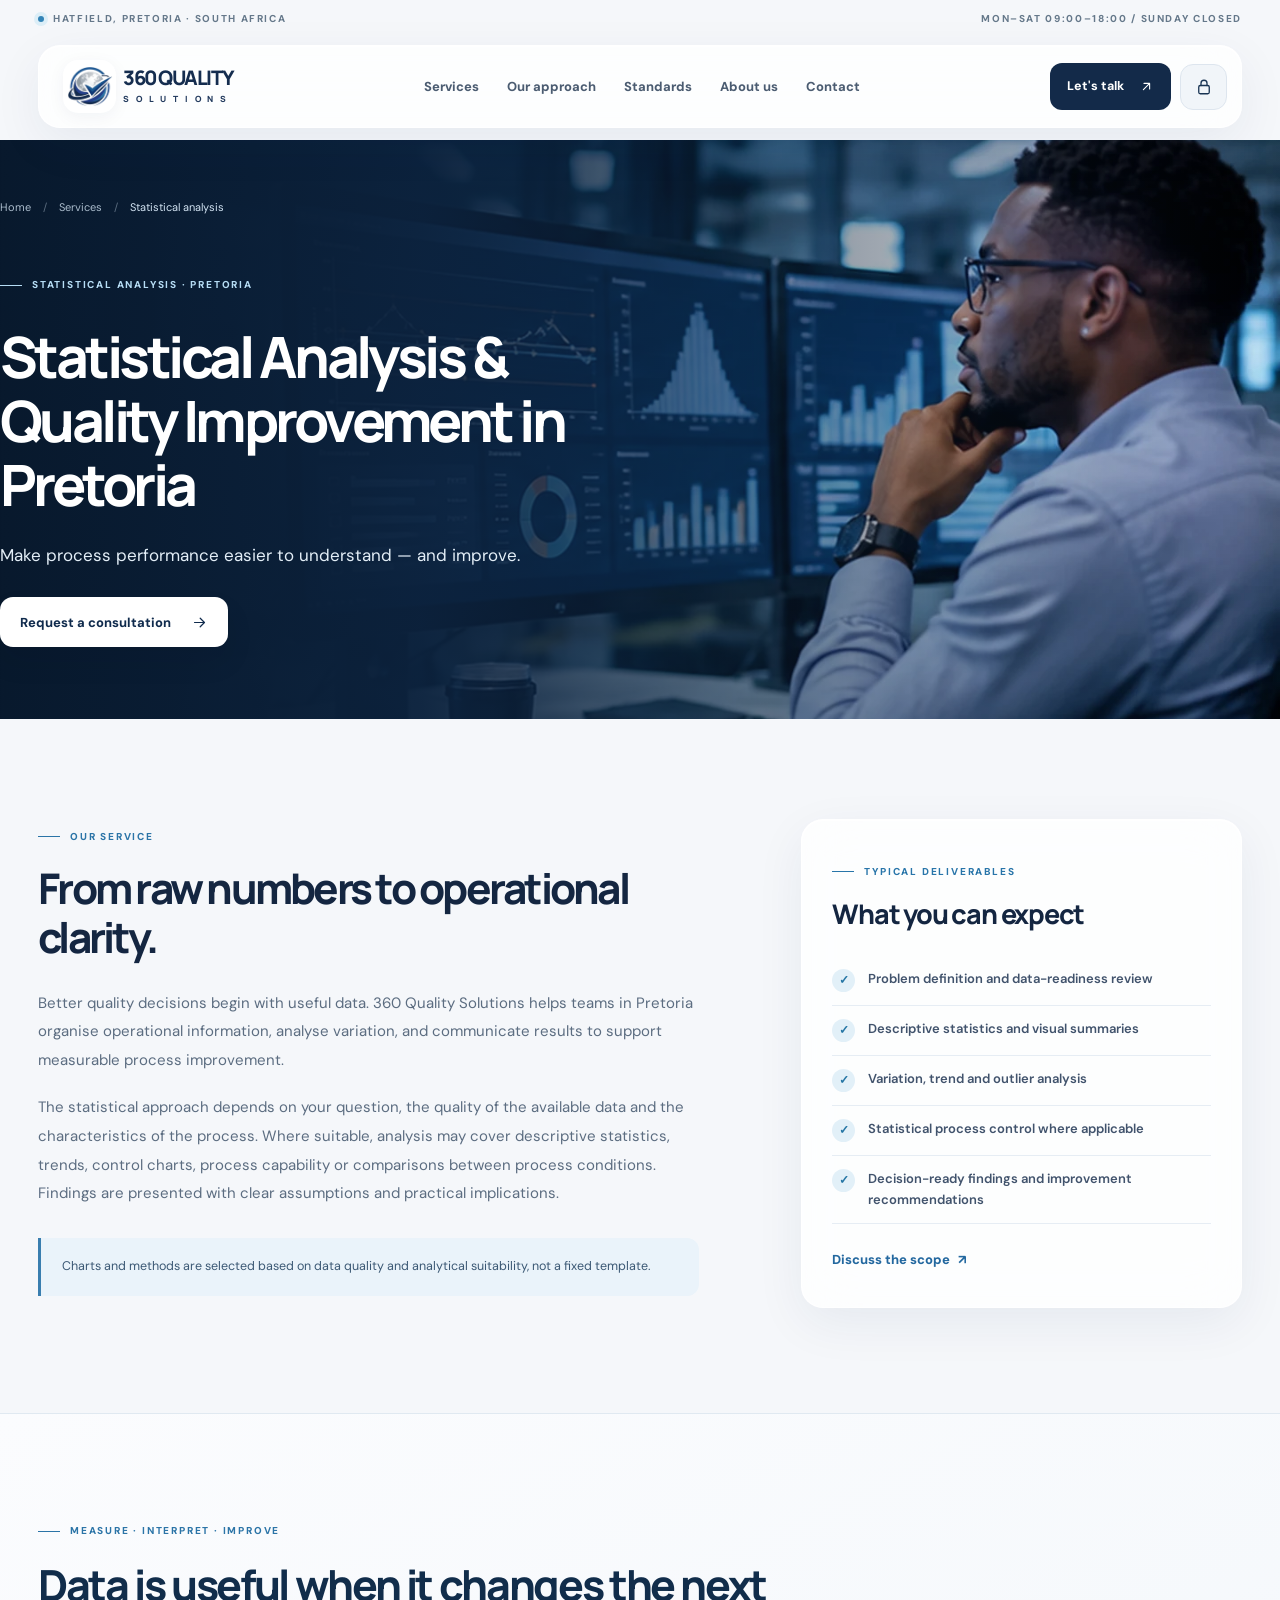
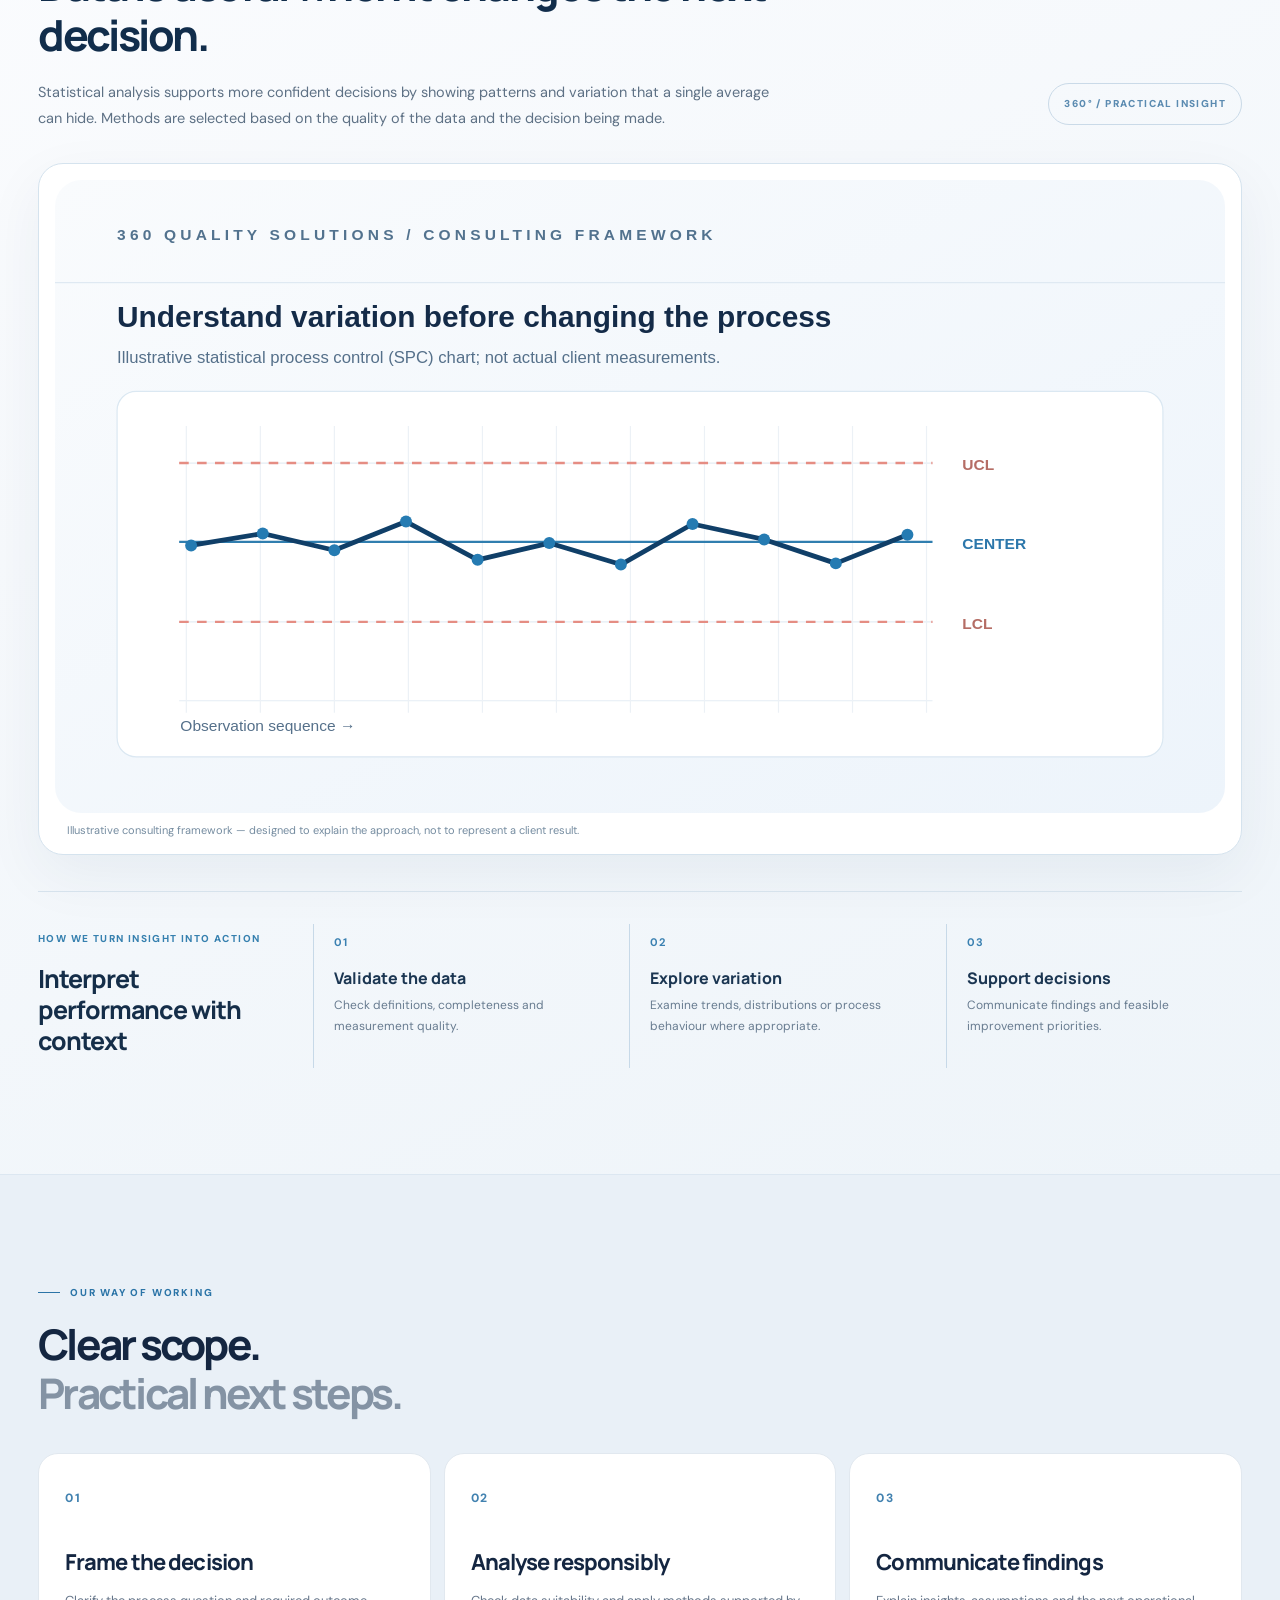
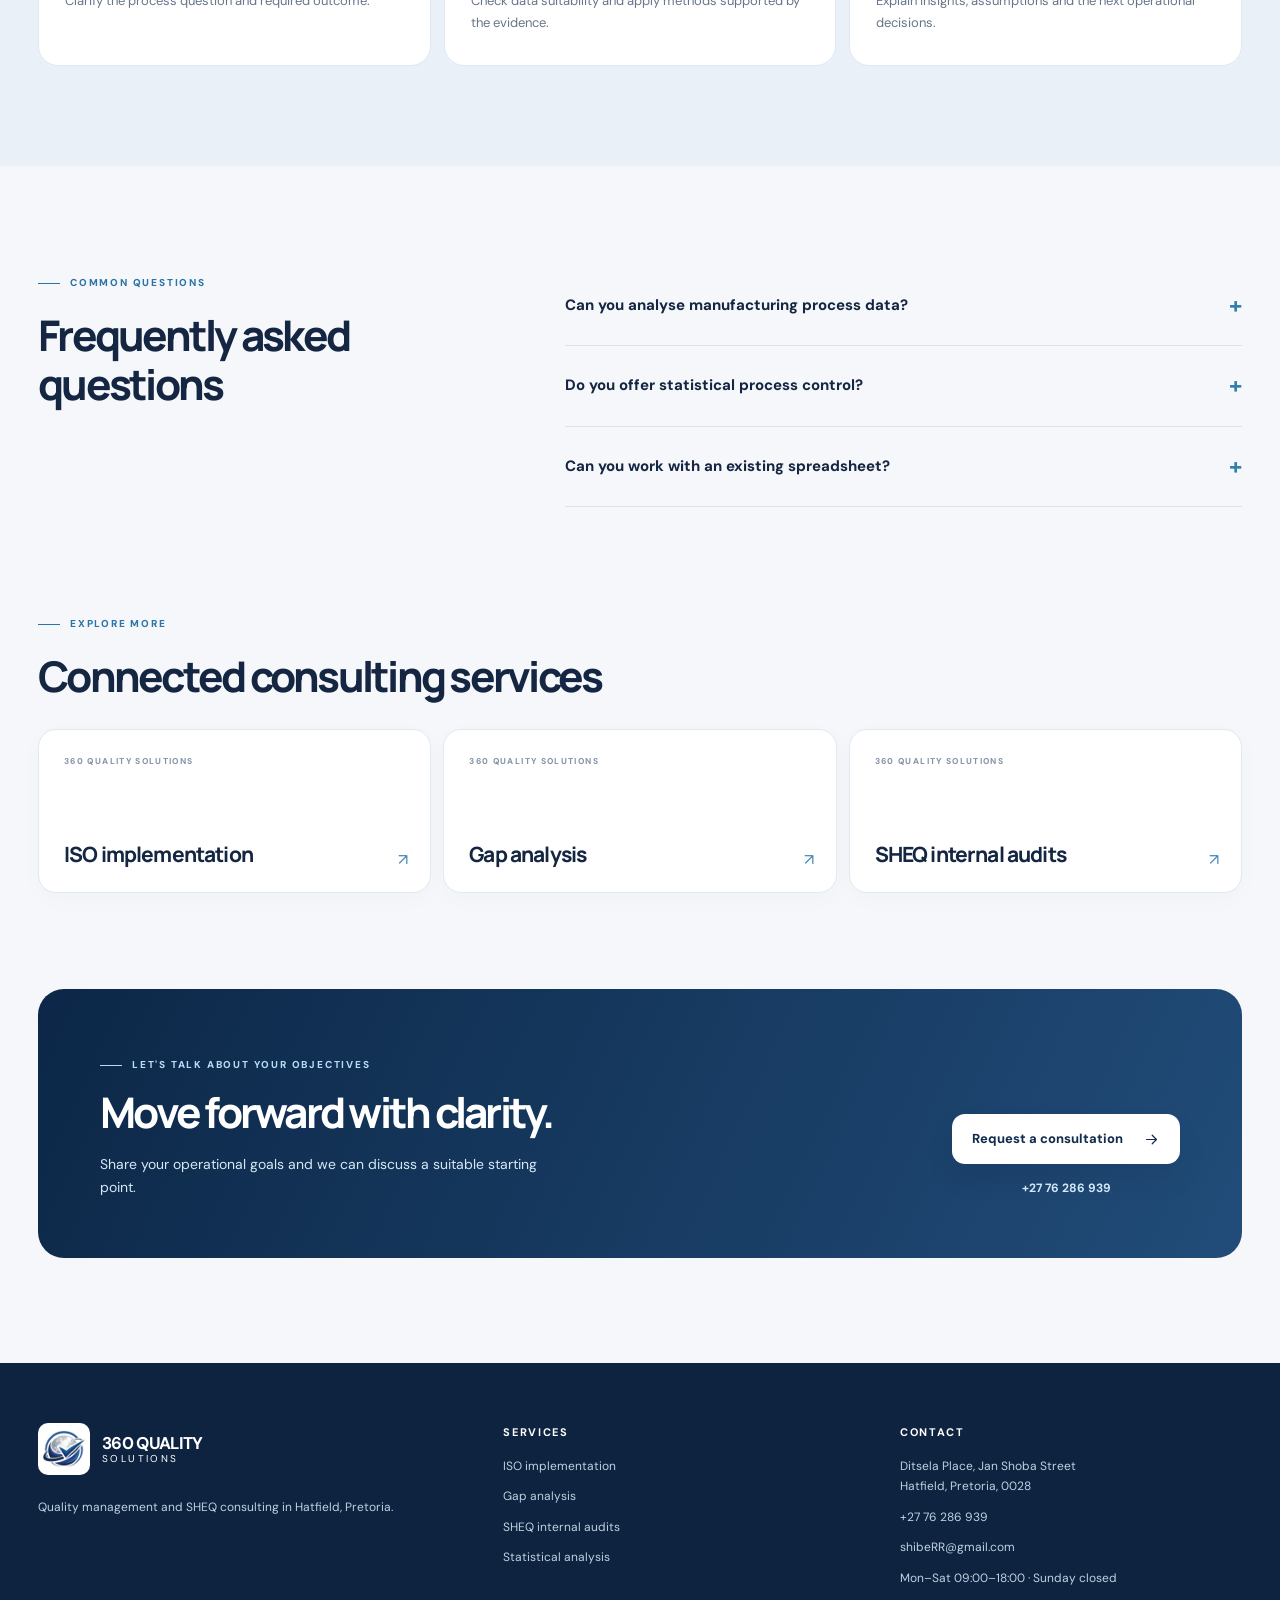
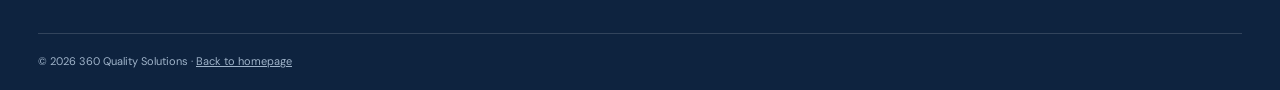
<file: services/statistical-analysis-pretoria/index.html>
<!DOCTYPE html>

<html lang="en-ZA">
<head>
<meta charset="utf-8"/>
<meta content="width=device-width, initial-scale=1" name="viewport"/>
<meta content="#eef3f8" name="theme-color"/>
<meta content="index,follow" name="robots"/>
<meta content="Statistical analysis and quality process improvement in Pretoria. Explore variation, trends, SPC charts and operational data with 360 Quality Solutions." name="description"/>
<meta content="ZA-GP" name="geo.region"/>
<meta content="Pretoria, Gauteng" name="geo.placename"/>
<meta content="website" property="og:type"/>
<meta content="360 Quality Solutions" property="og:site_name"/>
<meta content="en_ZA" property="og:locale"/>
<meta content="Statistical Analysis &amp; Quality Improvement in Pretoria | 360 Quality Solutions" property="og:title"/>
<meta content="Statistical analysis and quality process improvement in Pretoria. Explore variation, trends, SPC charts and operational data with 360 Quality Solutions." property="og:description"/>
<meta content="https://360qualitysolution.co.za/assets/images/statistical-analysis-pretoria.webp" property="og:image"/>
<meta content="Quality analytics specialist reviewing control charts and performance trends" property="og:image:alt"/>
<meta content="summary_large_image" name="twitter:card"/>
<title>Statistical Analysis &amp; Quality Improvement in Pretoria | 360 Quality Solutions</title>
<link href="../../assets/images/favicon.svg" rel="icon" type="image/svg+xml"/>
<link href="../../assets/images/favicon-48.png" rel="icon" sizes="48x48" type="image/png"/>
<link href="../../assets/images/favicon-180.png" rel="apple-touch-icon"/>
<link href="https://fonts.googleapis.com" rel="preconnect"/>
<link crossorigin="" href="https://fonts.gstatic.com" rel="preconnect"/>
<link href="https://fonts.googleapis.com/css2?family=DM+Sans:wght@400;450;500;550;600;650;700;750&amp;family=Manrope:wght@400;500;600;650;700;750;800&amp;display=swap" rel="stylesheet"/>
<link href="../../assets/css/styles.css" rel="stylesheet"/>
<link href="../../assets/css/services.css" rel="stylesheet"/>
<script defer="" src="../../assets/js/main.js"></script>
<script type="application/ld+json">{
  "@context": "https://schema.org",
  "@graph": [
    {
      "@context": "https://schema.org",
      "@type": "Service",
      "name": "Statistical Analysis & Quality Improvement in Pretoria",
      "serviceType": "Statistical Analysis",
      "description": "Statistical analysis and quality process improvement in Pretoria. Explore variation, trends, SPC charts and operational data with 360 Quality Solutions.",
      "areaServed": [
        {
          "@type": "City",
          "name": "Pretoria"
        },
        {
          "@type": "AdministrativeArea",
          "name": "Gauteng"
        }
      ],
      "provider": {
        "@id": "https://360qualitysolution.co.za/#business"
      },
      "@id": "https://360qualitysolution.co.za/services/statistical-analysis-pretoria/#service",
      "url": "https://360qualitysolution.co.za/services/statistical-analysis-pretoria/",
      "image": "https://360qualitysolution.co.za/assets/images/statistical-analysis-pretoria.webp"
    },
    {
      "@type": "BreadcrumbList",
      "@id": "https://360qualitysolution.co.za/services/statistical-analysis-pretoria/#breadcrumb",
      "itemListElement": [
        {
          "@type": "ListItem",
          "position": 1,
          "name": "Home",
          "item": "https://360qualitysolution.co.za/"
        },
        {
          "@type": "ListItem",
          "position": 2,
          "name": "Services",
          "item": "https://360qualitysolution.co.za/#services"
        },
        {
          "@type": "ListItem",
          "position": 3,
          "name": "Statistical analysis",
          "item": "https://360qualitysolution.co.za/services/statistical-analysis-pretoria/"
        }
      ]
    },
    {
      "@type": "WebPage",
      "@id": "https://360qualitysolution.co.za/services/statistical-analysis-pretoria/#webpage",
      "url": "https://360qualitysolution.co.za/services/statistical-analysis-pretoria/",
      "name": "Statistical Analysis & Quality Improvement in Pretoria | 360 Quality Solutions",
      "inLanguage": "en-ZA",
      "breadcrumb": {
        "@id": "https://360qualitysolution.co.za/services/statistical-analysis-pretoria/#breadcrumb"
      },
      "about": {
        "@id": "https://360qualitysolution.co.za/services/statistical-analysis-pretoria/#service"
      }
    }
  ]
}</script>
<link href="https://360qualitysolution.co.za/services/statistical-analysis-pretoria/" rel="canonical"/><meta content="https://360qualitysolution.co.za/services/statistical-analysis-pretoria/" property="og:url"/><meta content="https://360qualitysolution.co.za/assets/images/statistical-analysis-pretoria.webp" name="twitter:image"/><link as="image" href="../../assets/images/statistical-analysis-pretoria.webp" rel="preload"/><link href="/site.webmanifest" rel="manifest"/><script>/* Keep folder routes clean even when index.html is entered directly. */
if (location.pathname.endsWith('/index.html')) { history.replaceState(null, '', location.pathname.replace(/index\.html$/, '') + location.search + location.hash); }
</script>
</head>
<body>
<svg aria-hidden="true" class="icon-sprite" xmlns="http://www.w3.org/2000/svg"><symbol id="i-lock" viewbox="0 0 24 24"><rect height="11" rx="2" width="14" x="5" y="10"></rect><path d="M8 10V7a4 4 0 0 1 8 0v3"></path></symbol><symbol id="i-menu" viewbox="0 0 24 24"><path d="M4 7h16M4 12h16M4 17h16"></path></symbol><symbol id="i-close" viewbox="0 0 24 24"><path d="m5 5 14 14M19 5 5 19"></path></symbol><symbol id="i-external" viewbox="0 0 24 24"><path d="M7 17 17 7M8 7h9v9"></path></symbol><symbol id="i-arrow" viewbox="0 0 24 24"><path d="M5 12h14m-6-6 6 6-6 6"></path></symbol></svg>
<a class="skip-link" href="#service-main">Skip to main content</a>
<div class="utility-bar"><div class="container utility-inner"><span><span class="live-dot"></span> HATFIELD, PRETORIA · SOUTH AFRICA</span><span class="utility-right">MON–SAT 09:00–18:00 / SUNDAY CLOSED</span></div></div>
<header class="site-header"><div class="container header-shell glass">
<a aria-label="360 Quality Solutions homepage" class="brand" href="../../"><span class="brand-emblem"><img alt="" height="42" src="../../assets/images/brand-symbol.png" width="48"/></span><span class="brand-text"><strong>360 <span>QUALITY</span></strong><small>S O L U T I O N S</small></span></a>
<nav aria-label="Main navigation" class="primary-nav" id="site-nav"><a class="nav-link" href="../../#services">Services</a><a class="nav-link" href="../../#approach">Our approach</a><a class="nav-link" href="../../#standards">Standards</a><a class="nav-link" href="../../#about">About us</a><a class="nav-link" href="../../#contact">Contact</a></nav>
<div class="header-actions"><a class="nav-cta" href="../../#contact">Let's talk <svg class="icon"><use href="#i-external"></use></svg></a><a aria-label="Open admin workspace" class="admin-icon" href="../../admin/"><svg class="icon"><use href="#i-lock"></use></svg></a><button aria-controls="site-nav" aria-expanded="false" aria-label="Open menu" class="mobile-menu" id="menu-toggle" type="button"><svg class="icon menu-open"><use href="#i-menu"></use></svg><svg class="icon menu-x"><use href="#i-close"></use></svg></button></div>
</div></header>
<main id="service-main">
<section aria-labelledby="service-title" class="service-page-hero"><div class="service-page-image"><img alt="Data analyst examining process variation dashboards and quality control charts on dual monitors in a modern consulting workspace" decoding="async" fetchpriority="high" height="800" loading="eager" src="../../assets/images/statistical-analysis-pretoria.webp" width="1440"/></div><div class="service-page-vignette"></div><div class="container service-page-hero-inner"><div class="service-page-copy"><nav aria-label="Breadcrumb" class="service-breadcrumbs"><a href="../../">Home</a><span aria-hidden="true">/</span><a href="../../#services">Services</a><span aria-hidden="true">/</span><span>Statistical analysis</span></nav><p class="service-eyebrow">STATISTICAL ANALYSIS · PRETORIA</p><h1 id="service-title">Statistical Analysis &amp; Quality Improvement in Pretoria</h1><p class="service-lead">Make process performance easier to understand — and improve.</p><a class="button button-white" href="../../#contact">Request a consultation <svg class="icon"><use href="#i-arrow"></use></svg></a></div></div></section>
<section class="service-overview container"><div class="service-overview-intro"><span class="service-section-label">OUR SERVICE</span><h2>From raw numbers to operational clarity.</h2><p>Better quality decisions begin with useful data. 360 Quality Solutions helps teams in Pretoria organise operational information, analyse variation, and communicate results to support measurable process improvement.</p><p>The statistical approach depends on your question, the quality of the available data and the characteristics of the process. Where suitable, analysis may cover descriptive statistics, trends, control charts, process capability or comparisons between process conditions. Findings are presented with clear assumptions and practical implications.</p><div class="service-note">Charts and methods are selected based on data quality and analytical suitability, not a fixed template.</div></div><aside class="service-deliverables glass"><span class="service-section-label">TYPICAL DELIVERABLES</span><h2>What you can expect</h2><ul><li><span aria-hidden="true">✓</span>Problem definition and data-readiness review</li><li><span aria-hidden="true">✓</span>Descriptive statistics and visual summaries</li><li><span aria-hidden="true">✓</span>Variation, trend and outlier analysis</li><li><span aria-hidden="true">✓</span>Statistical process control where applicable</li><li><span aria-hidden="true">✓</span>Decision-ready findings and improvement recommendations</li></ul><a class="service-text-link" href="mailto:shibeRR@gmail.com?subject=Statistical%20Analysis%20enquiry">Discuss the scope <span aria-hidden="true">↗</span></a></aside></section><section aria-labelledby="statistical-analysis-pretoria-insight-heading" class="service-insight-wrap"><div class="container service-insight-inner">
<div class="service-insight-title"><div><span class="service-section-label">MEASURE · INTERPRET · IMPROVE</span><h2 id="statistical-analysis-pretoria-insight-heading">Data is useful when it changes the next decision.</h2><p>Statistical analysis supports more confident decisions by showing patterns and variation that a single average can hide. Methods are selected based on the quality of the data and the decision being made.</p></div><span aria-hidden="true" class="service-insight-counter">360° / PRACTICAL INSIGHT</span></div>
<figure class="service-insight-figure"><img alt="Illustrative statistical process control chart with an upper control limit, lower control limit and process observations" decoding="async" height="530" loading="lazy" src="../../assets/images/statistical-analysis-pretoria-diagram.svg" width="980"/><figcaption>Illustrative consulting framework — designed to explain the approach, not to represent a client result.</figcaption></figure>
<div class="service-insight-bottom"><div class="service-insight-bottom-head"><span>HOW WE TURN INSIGHT INTO ACTION</span><h3>Interpret performance with context</h3></div><div class="service-insight-points"><article><b>01</b><h4>Validate the data</h4><p>Check definitions, completeness and measurement quality.</p></article><article><b>02</b><h4>Explore variation</h4><p>Examine trends, distributions or process behaviour where appropriate.</p></article><article><b>03</b><h4>Support decisions</h4><p>Communicate findings and feasible improvement priorities.</p></article></div></div></div></section>
<section class="service-process"><div class="container"><div class="service-process-title"><span class="service-section-label">OUR WAY OF WORKING</span><h2>Clear scope.<br/><span class="text-muted">Practical next steps.</span></h2></div><div class="service-steps"><article class="service-step"><span>01</span><h3>Frame the decision</h3><p>Clarify the process question and required outcome.</p></article><article class="service-step"><span>02</span><h3>Analyse responsibly</h3><p>Check data suitability and apply methods supported by the evidence.</p></article><article class="service-step"><span>03</span><h3>Communicate findings</h3><p>Explain insights, assumptions and the next operational decisions.</p></article></div></div></section>
<section class="container service-faq"><div class="service-faq-title"><span class="service-section-label">COMMON QUESTIONS</span><h2>Frequently asked questions</h2></div><div class="service-faq-items"><details><summary>Can you analyse manufacturing process data?<span aria-hidden="true">+</span></summary><p>Yes, process data can be assessed when suitable records are available and the project scope is agreed.</p></details><details><summary>Do you offer statistical process control?<span aria-hidden="true">+</span></summary><p>Control charts and related SPC methods can be considered where the data structure, sampling and process conditions make them appropriate.</p></details><details><summary>Can you work with an existing spreadsheet?<span aria-hidden="true">+</span></summary><p>Existing spreadsheets can be a starting point. Data structure and quality should first be checked to confirm suitable analysis.</p></details></div></section>
<section class="service-related container"><div><span class="service-section-label">EXPLORE MORE</span><h2>Connected consulting services</h2></div><div class="service-related-grid"><a class="related-card" href="../iso-implementation-pretoria/"><small>360 QUALITY SOLUTIONS</small><b>ISO implementation</b><span aria-hidden="true">↗</span></a><a class="related-card" href="../iso-gap-analysis-pretoria/"><small>360 QUALITY SOLUTIONS</small><b>Gap analysis</b><span aria-hidden="true">↗</span></a><a class="related-card" href="../sheq-internal-audits-pretoria/"><small>360 QUALITY SOLUTIONS</small><b>SHEQ internal audits</b><span aria-hidden="true">↗</span></a></div></section>
<section class="service-cta-wrap container"><div class="service-cta"><div><span class="service-section-label">LET'S TALK ABOUT YOUR OBJECTIVES</span><h2>Move forward with clarity.</h2><p>Share your operational goals and we can discuss a suitable starting point.</p></div><div class="service-cta-actions"><a class="button button-white" href="../../#contact">Request a consultation <svg class="icon"><use href="#i-arrow"></use></svg></a><a href="tel:+2776286939">+27 76 286 939</a></div></div></section>
</main>
<footer class="service-footer"><div class="container service-footer-main"><div><a class="service-footer-brand" href="../../"><img alt="" height="48" src="../../assets/images/brand-symbol.png" width="56"/><span><strong>360 QUALITY</strong><small>SOLUTIONS</small></span></a><p>Quality management and SHEQ consulting in Hatfield, Pretoria.</p></div><div><b>Services</b><a href="../iso-implementation-pretoria/">ISO implementation</a><a href="../iso-gap-analysis-pretoria/">Gap analysis</a><a href="../sheq-internal-audits-pretoria/">SHEQ internal audits</a><a href="../statistical-analysis-pretoria/">Statistical analysis</a></div><div><b>Contact</b><span>Ditsela Place, Jan Shoba Street<br/>Hatfield, Pretoria, 0028</span><a href="tel:+2776286939">+27 76 286 939</a><a href="mailto:shibeRR@gmail.com">shibeRR@gmail.com</a><span>Mon–Sat 09:00–18:00 · Sunday closed</span></div></div><div class="container service-footer-bottom">© 2026 360 Quality Solutions · <a href="../../">Back to homepage</a></div></footer>
</body>
</html>
</file>
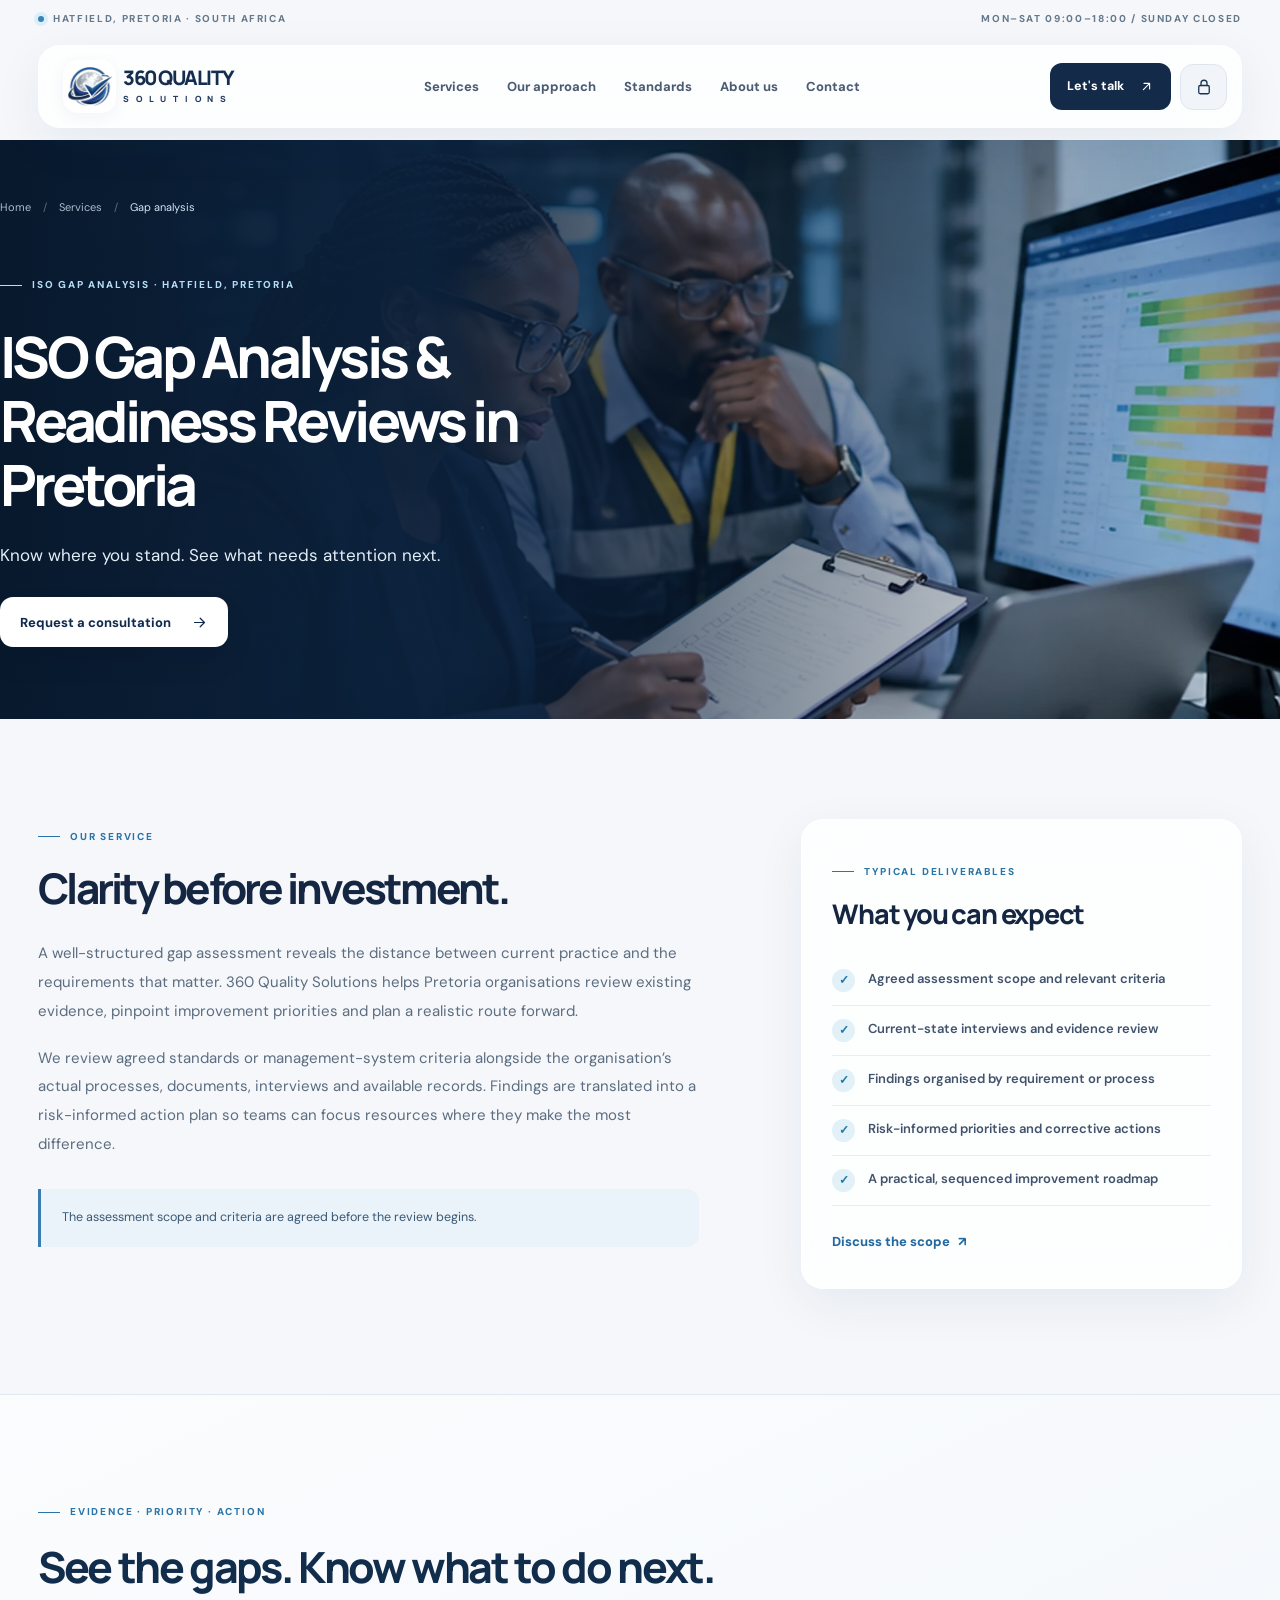
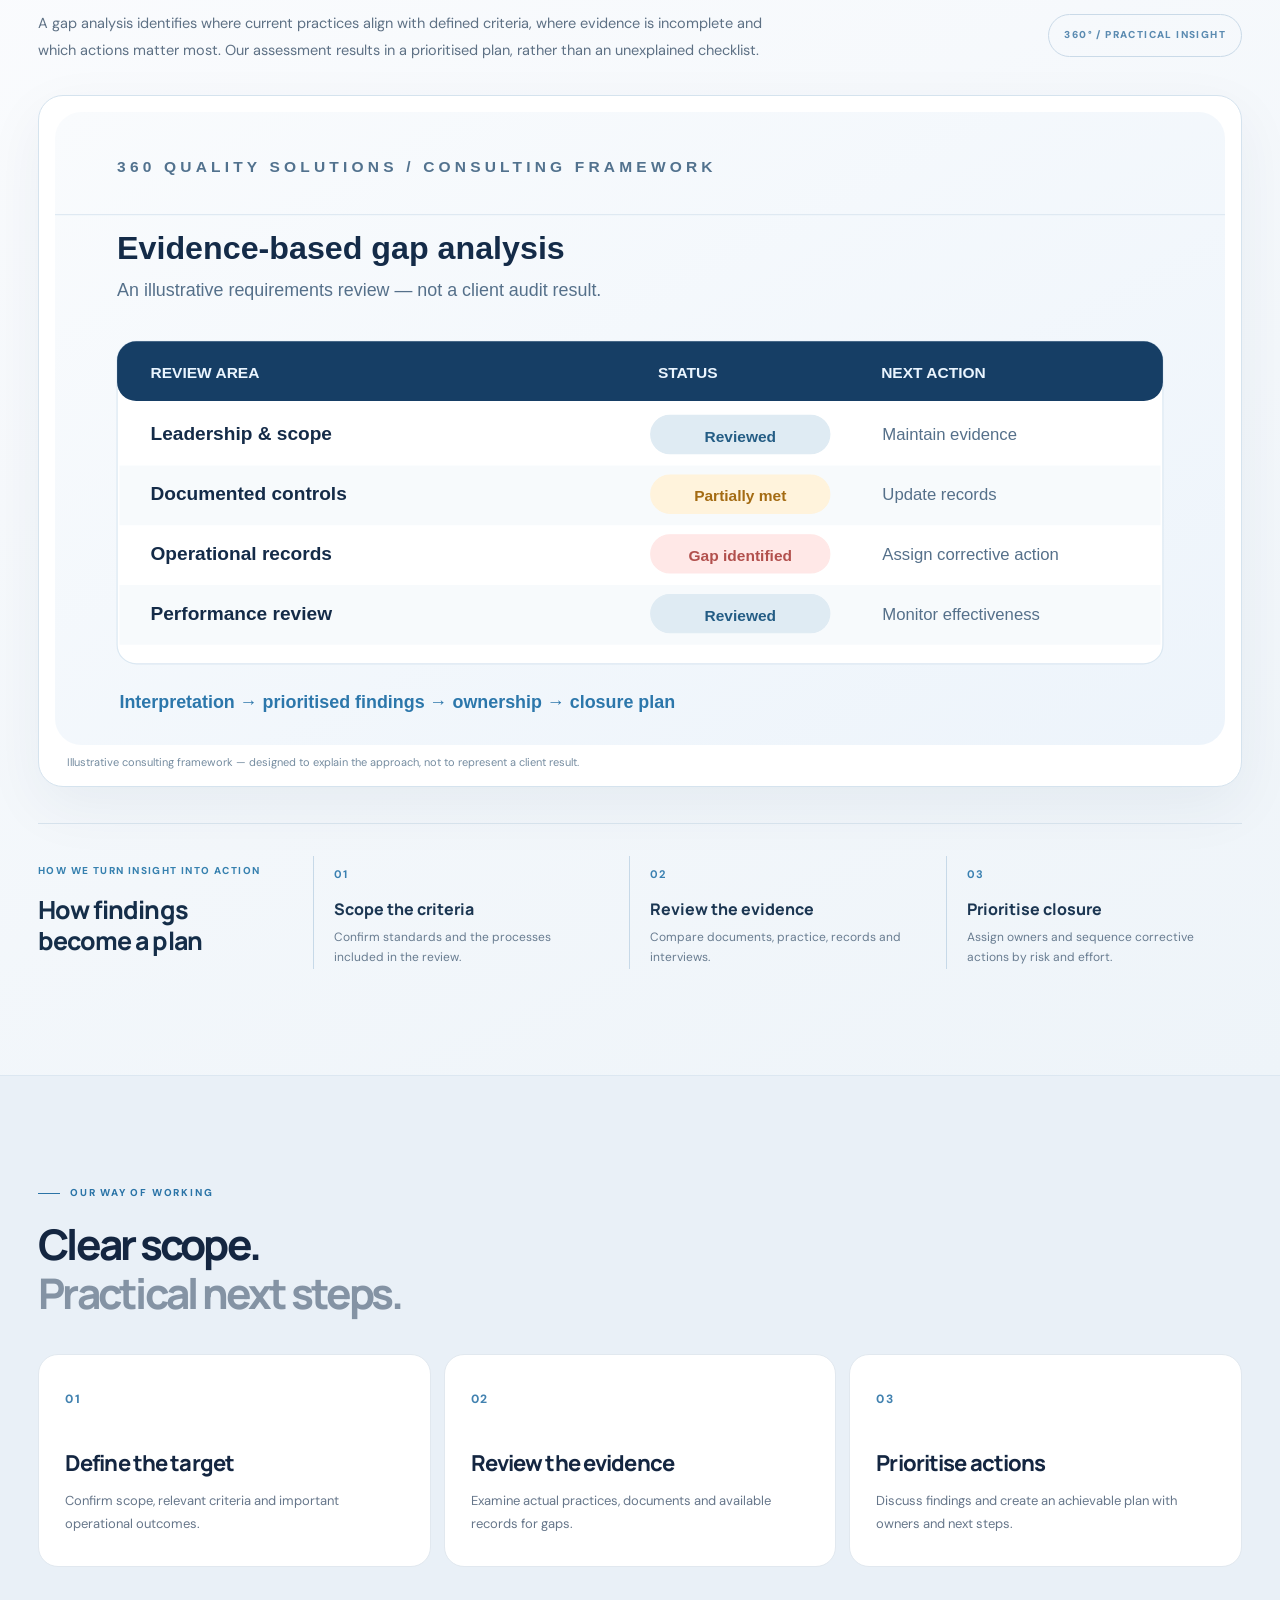
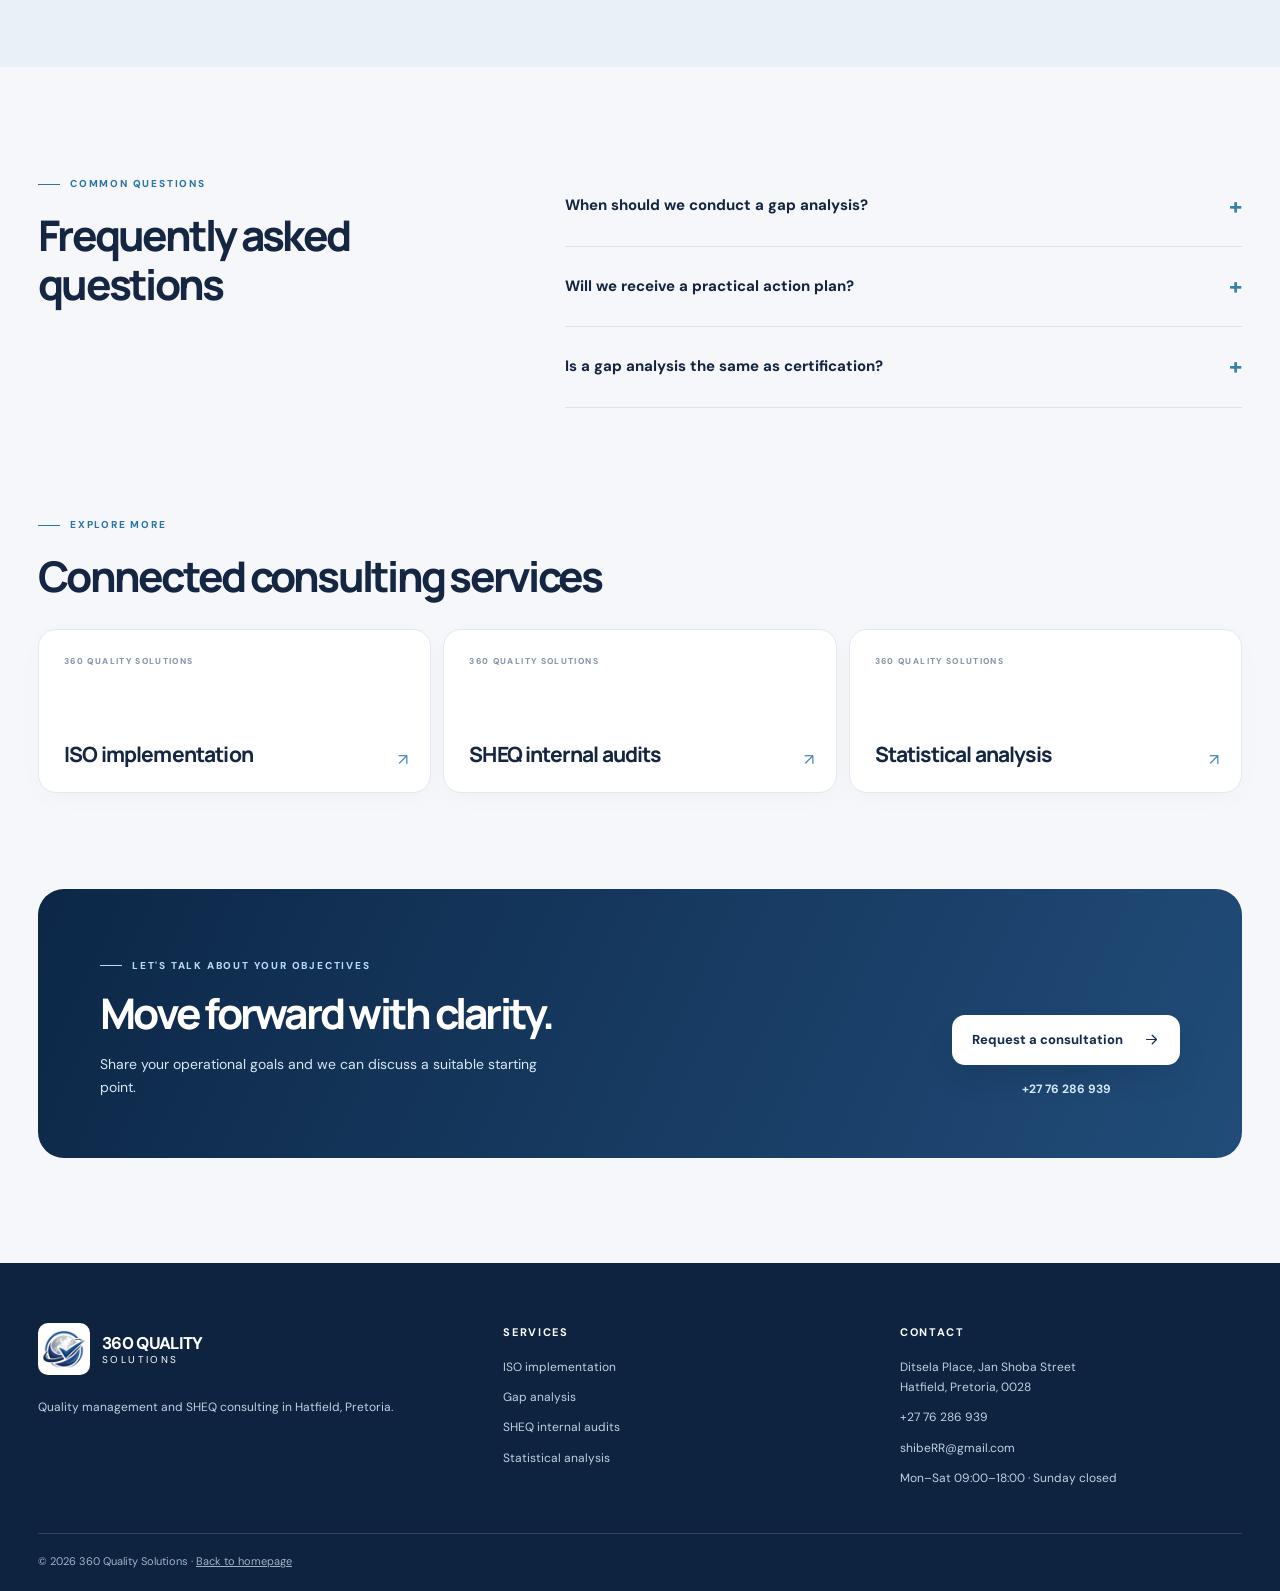
<file: services/iso-gap-analysis-pretoria.html>
<!doctype html><html lang="en-ZA"><head><meta charset="utf-8"><meta name="robots" content="noindex,follow"><meta name="viewport" content="width=device-width,initial-scale=1"><title>Service page has moved | 360 Quality Solutions</title><link rel="canonical" href="https://360qualitysolution.co.za/services/iso-gap-analysis-pretoria/"><meta http-equiv="refresh" content="0; url=/services/iso-gap-analysis-pretoria/"><script>location.replace("/services/iso-gap-analysis-pretoria/");</script></head><body><p>This page has moved to <a href="/services/iso-gap-analysis-pretoria/">the updated service page</a>.</p></body></html>
</file>
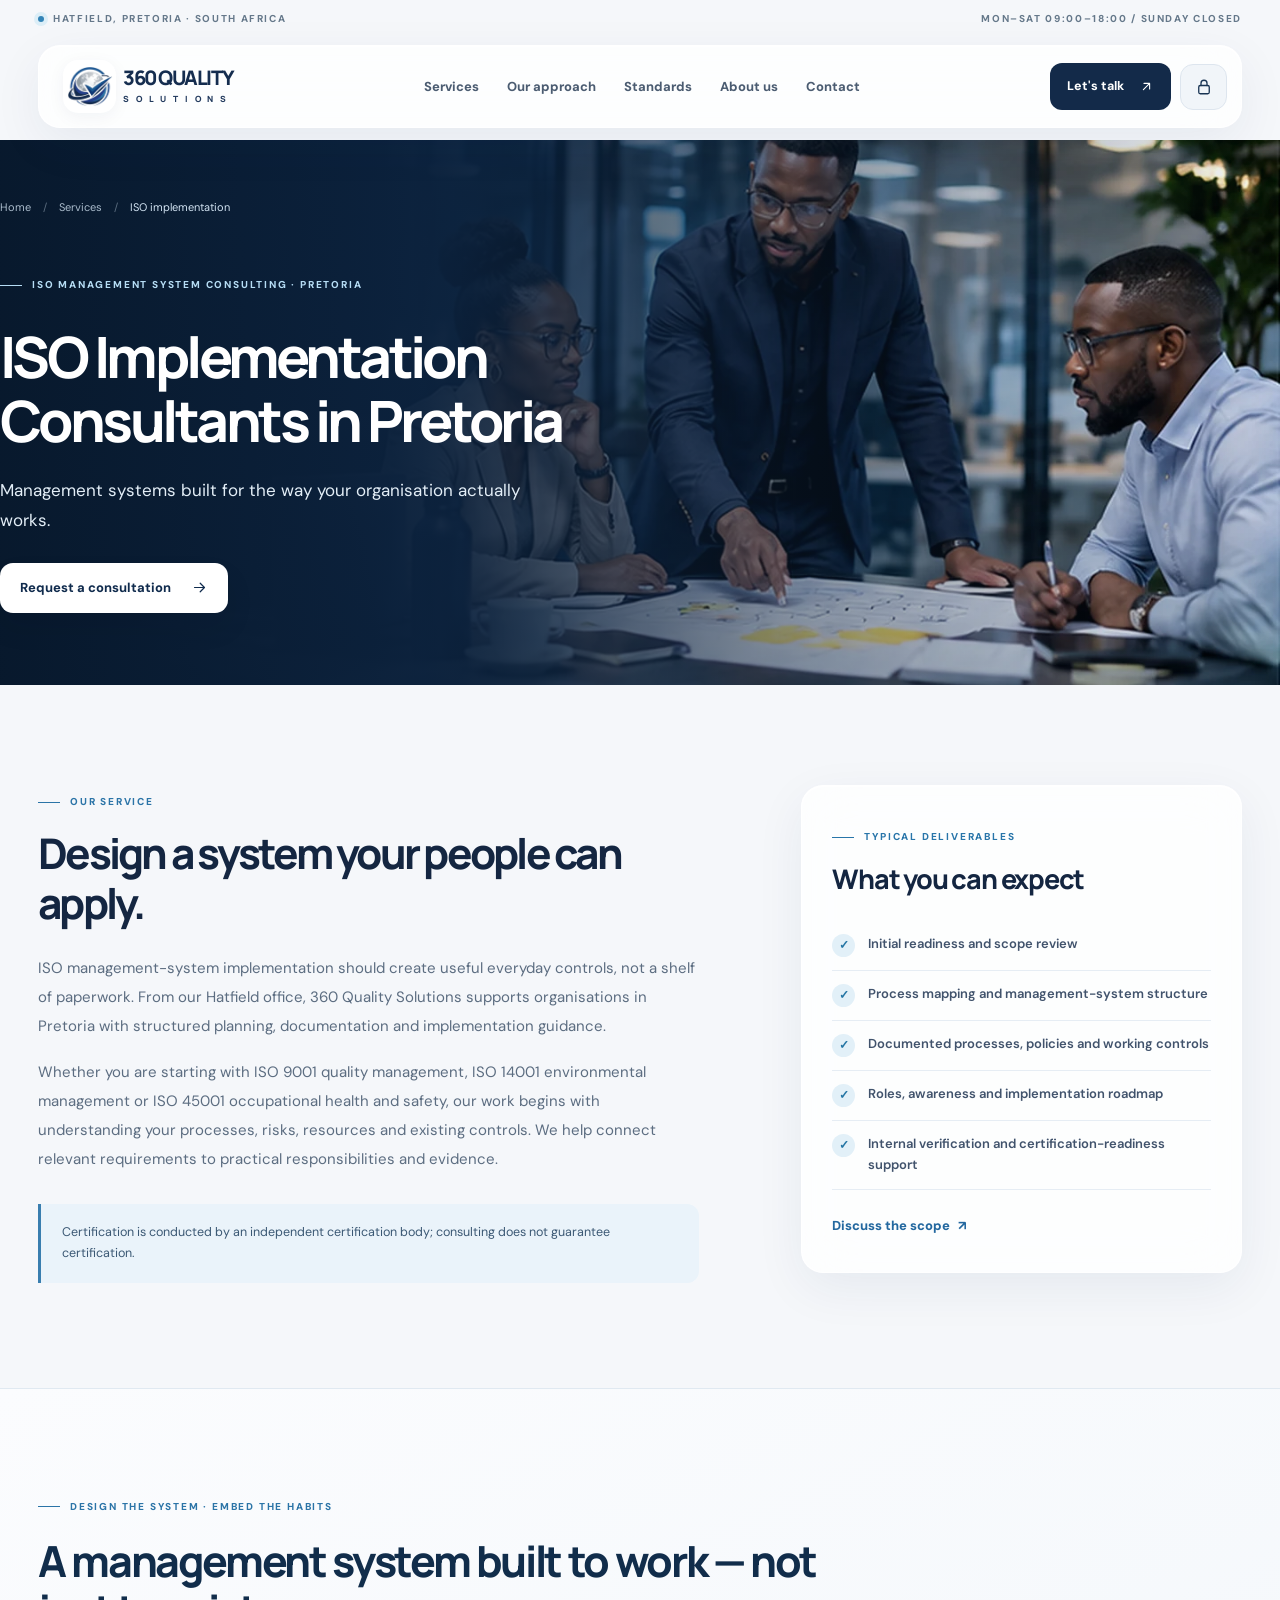
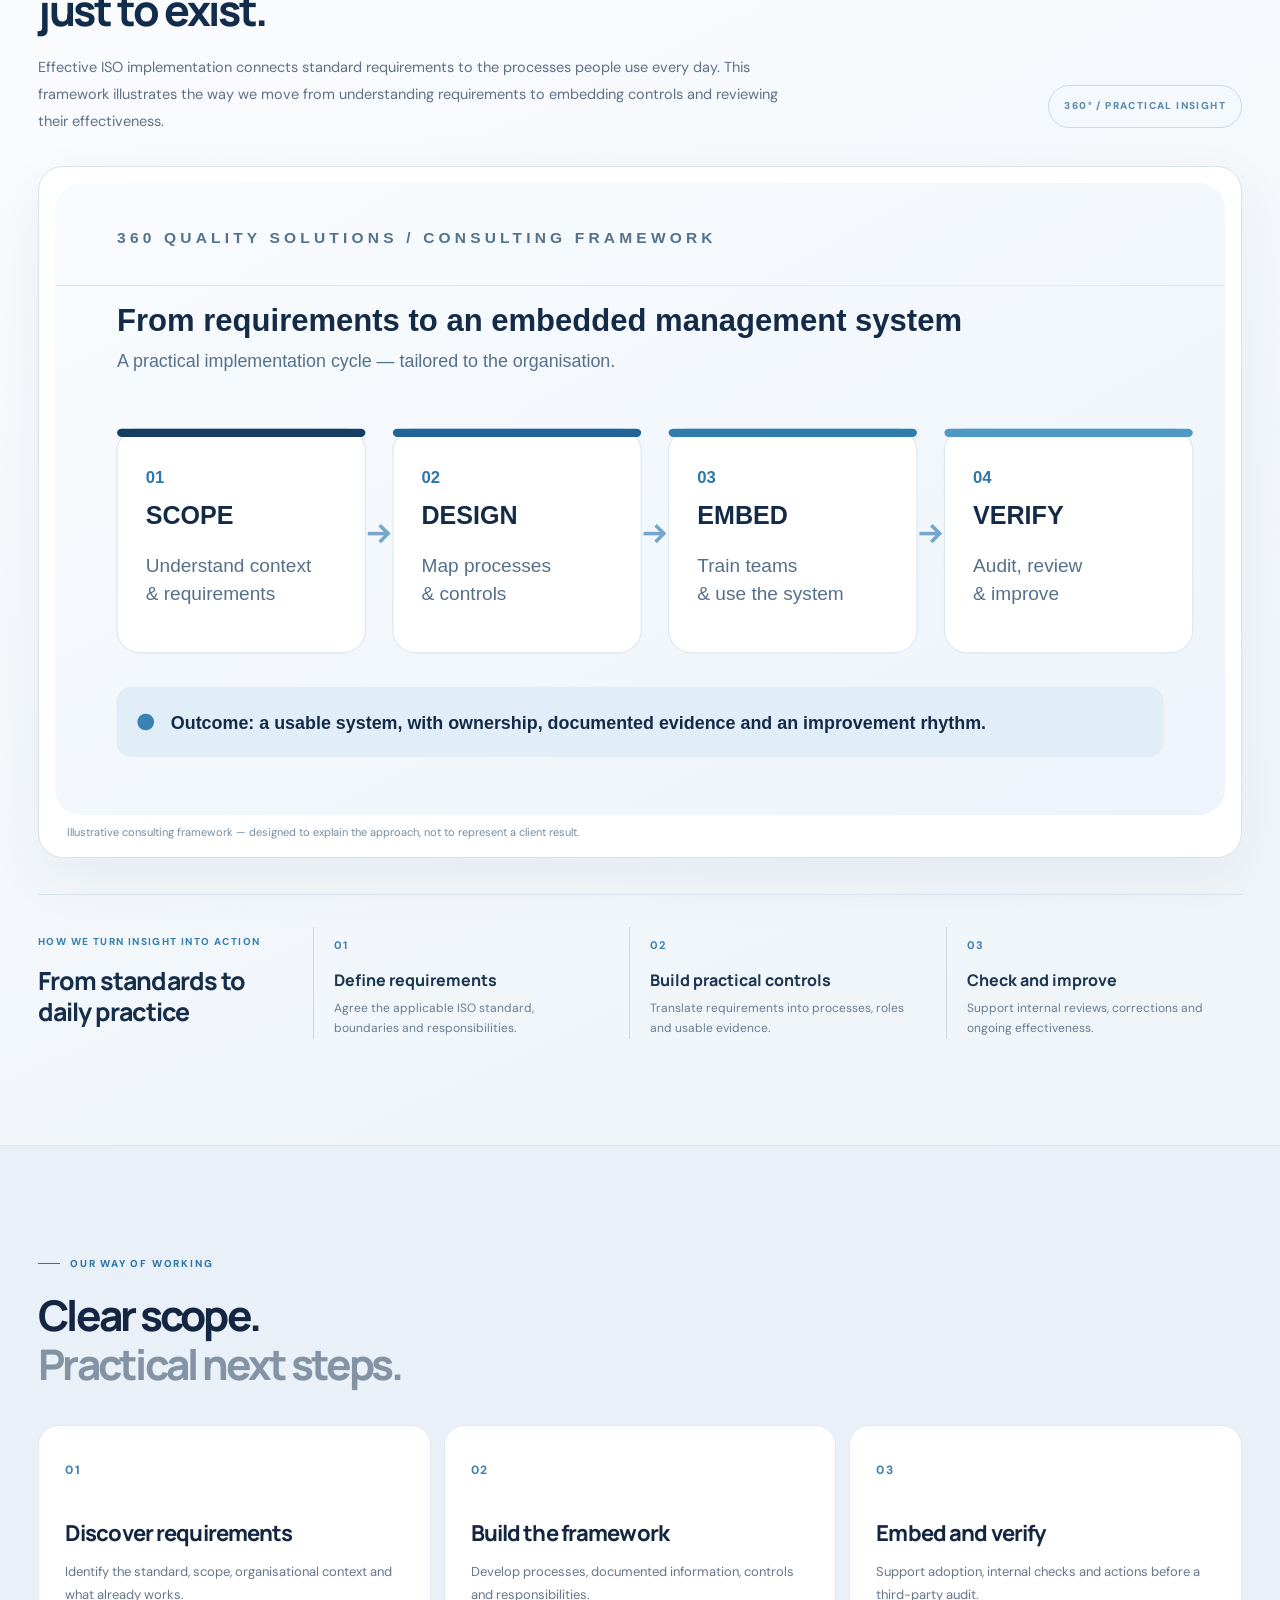
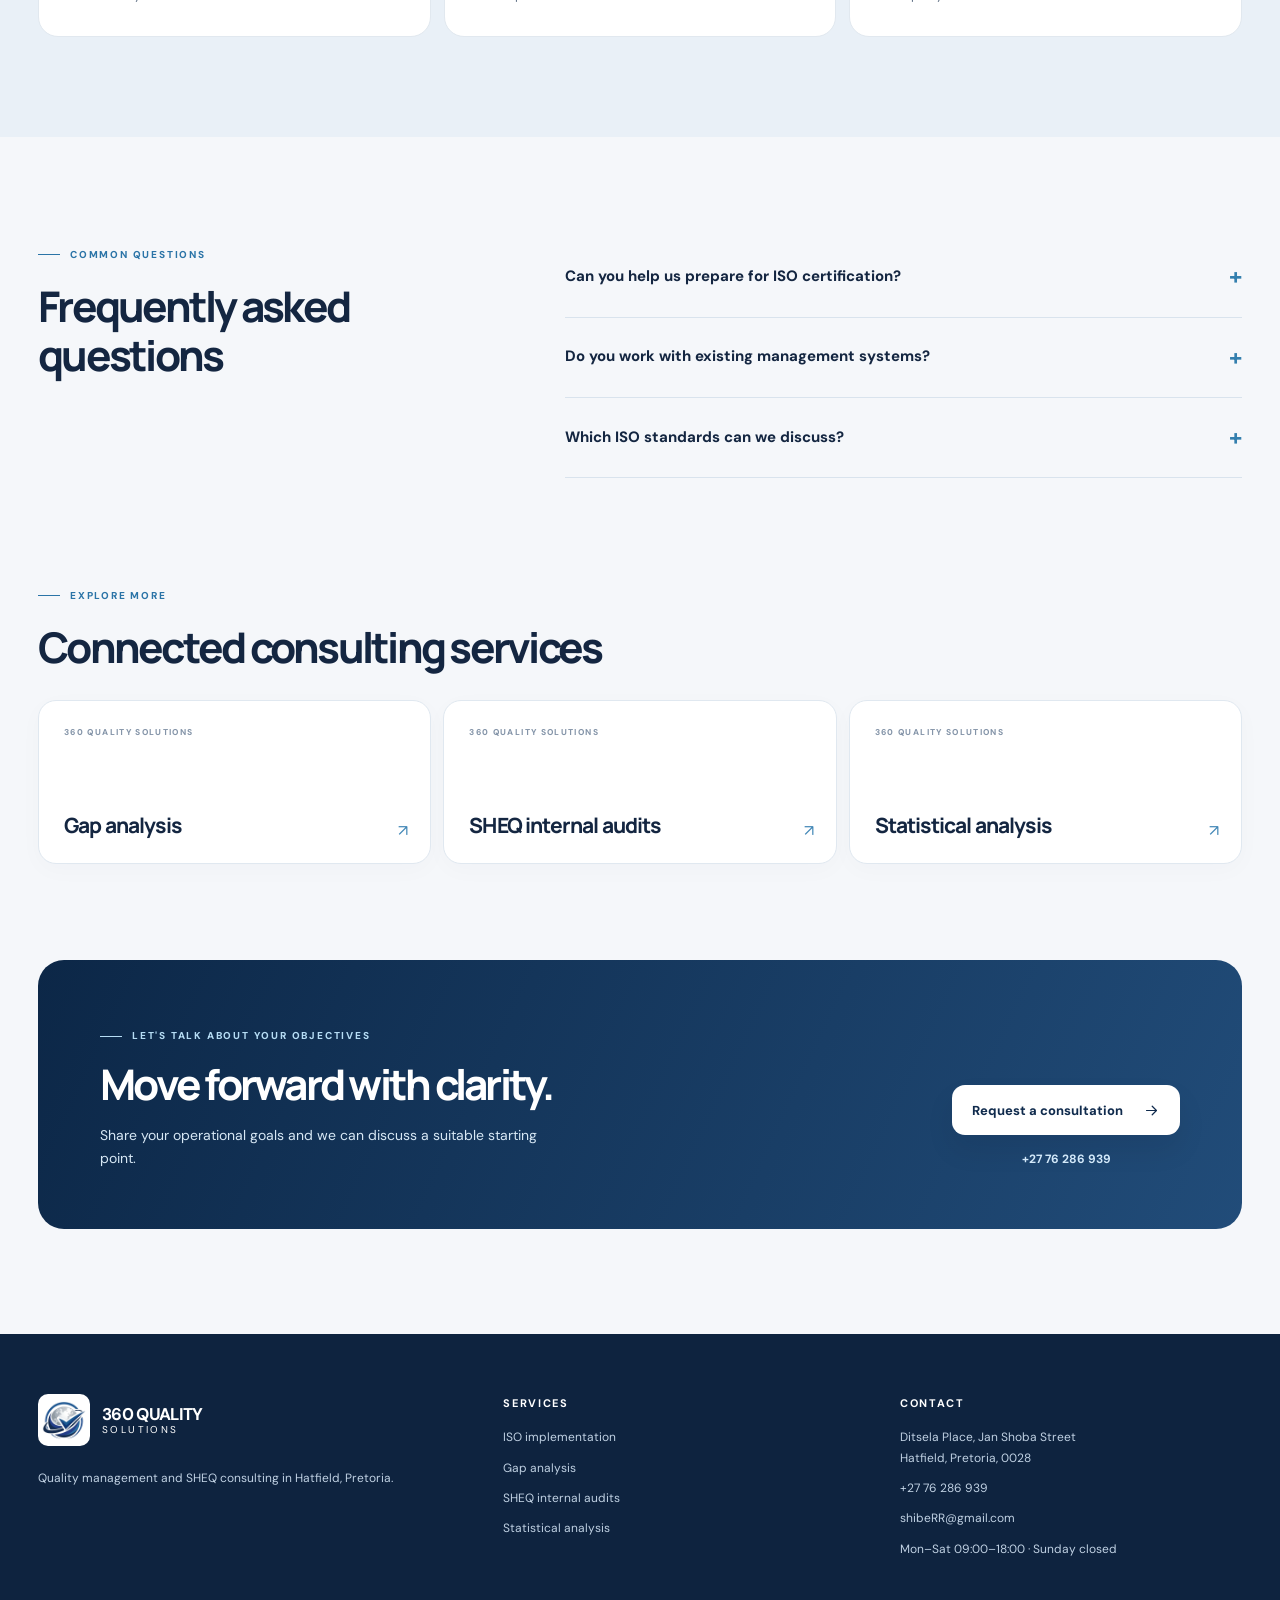
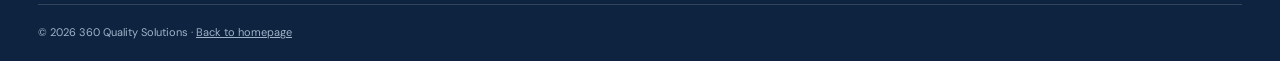
<file: services/iso-implementation-pretoria.html>
<!doctype html><html lang="en-ZA"><head><meta charset="utf-8"><meta name="robots" content="noindex,follow"><meta name="viewport" content="width=device-width,initial-scale=1"><title>Service page has moved | 360 Quality Solutions</title><link rel="canonical" href="https://360qualitysolution.co.za/services/iso-implementation-pretoria/"><meta http-equiv="refresh" content="0; url=/services/iso-implementation-pretoria/"><script>location.replace("/services/iso-implementation-pretoria/");</script></head><body><p>This page has moved to <a href="/services/iso-implementation-pretoria/">the updated service page</a>.</p></body></html>
</file>
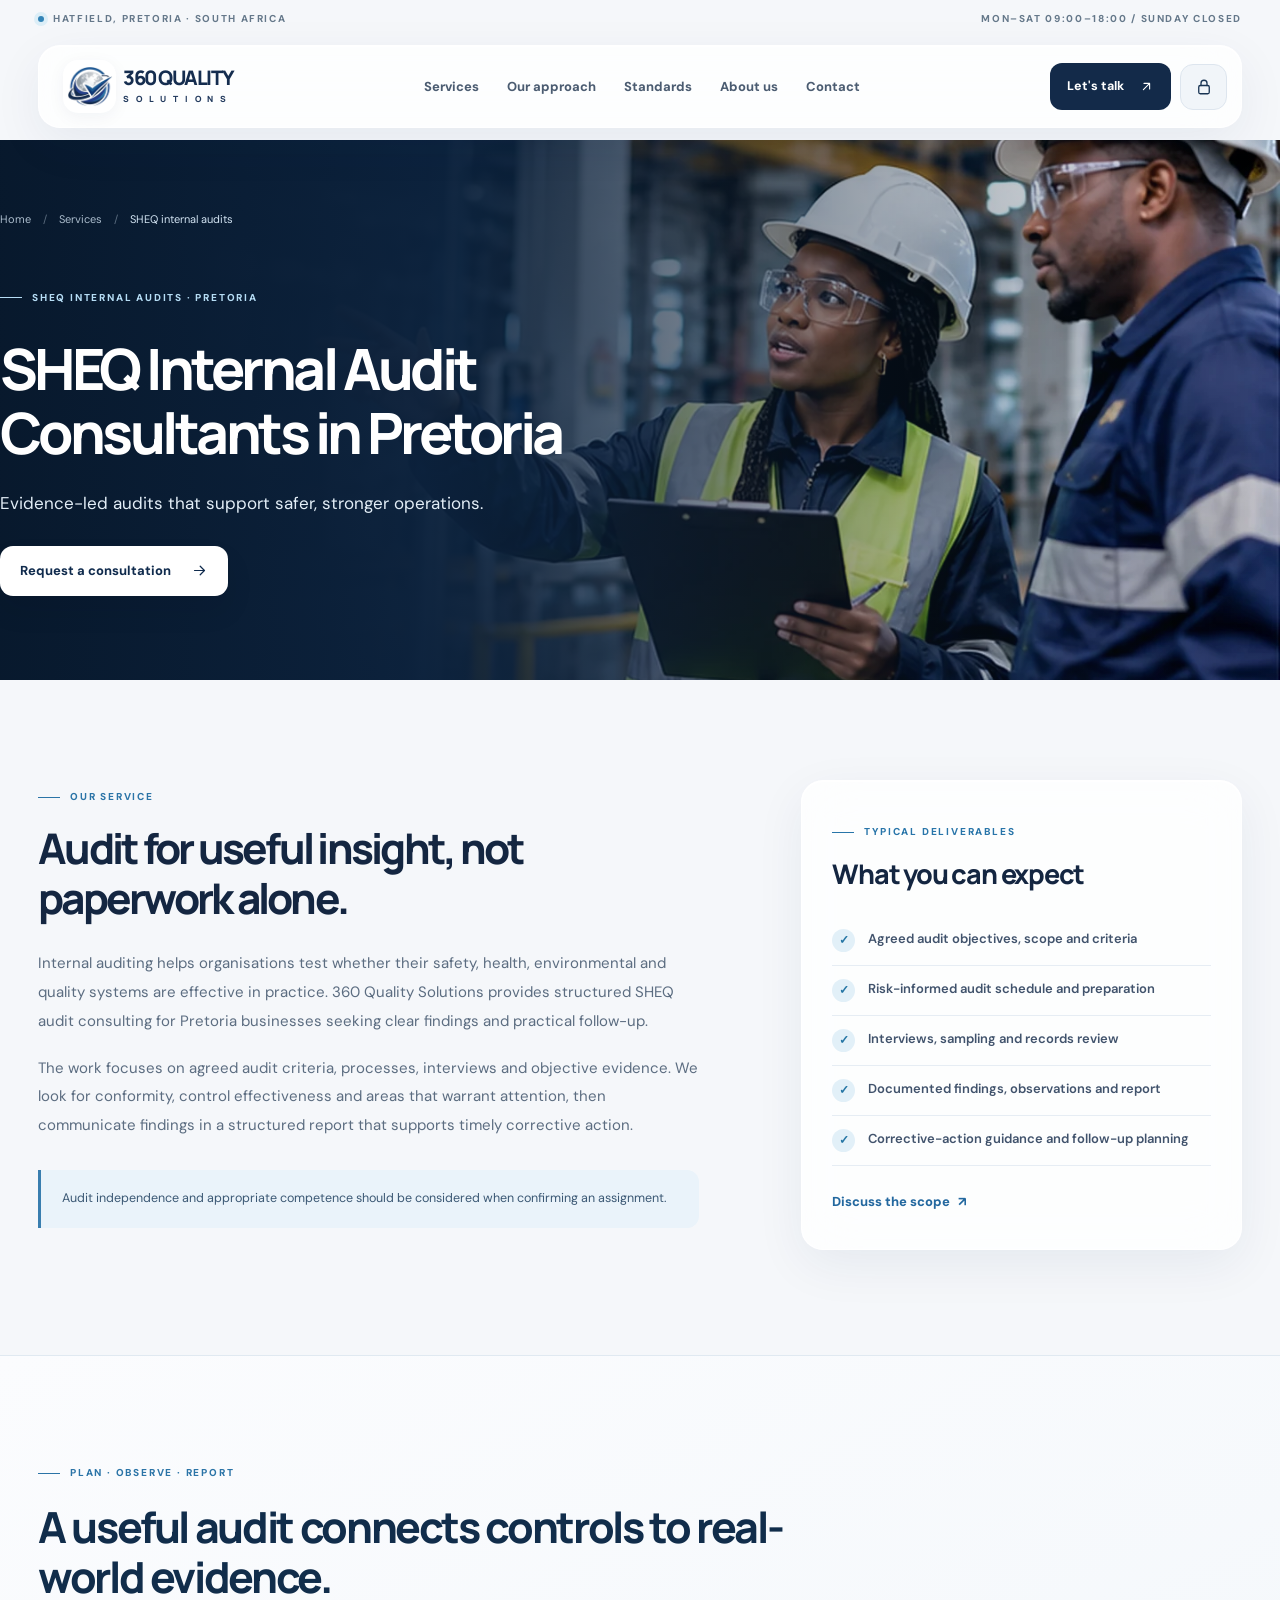
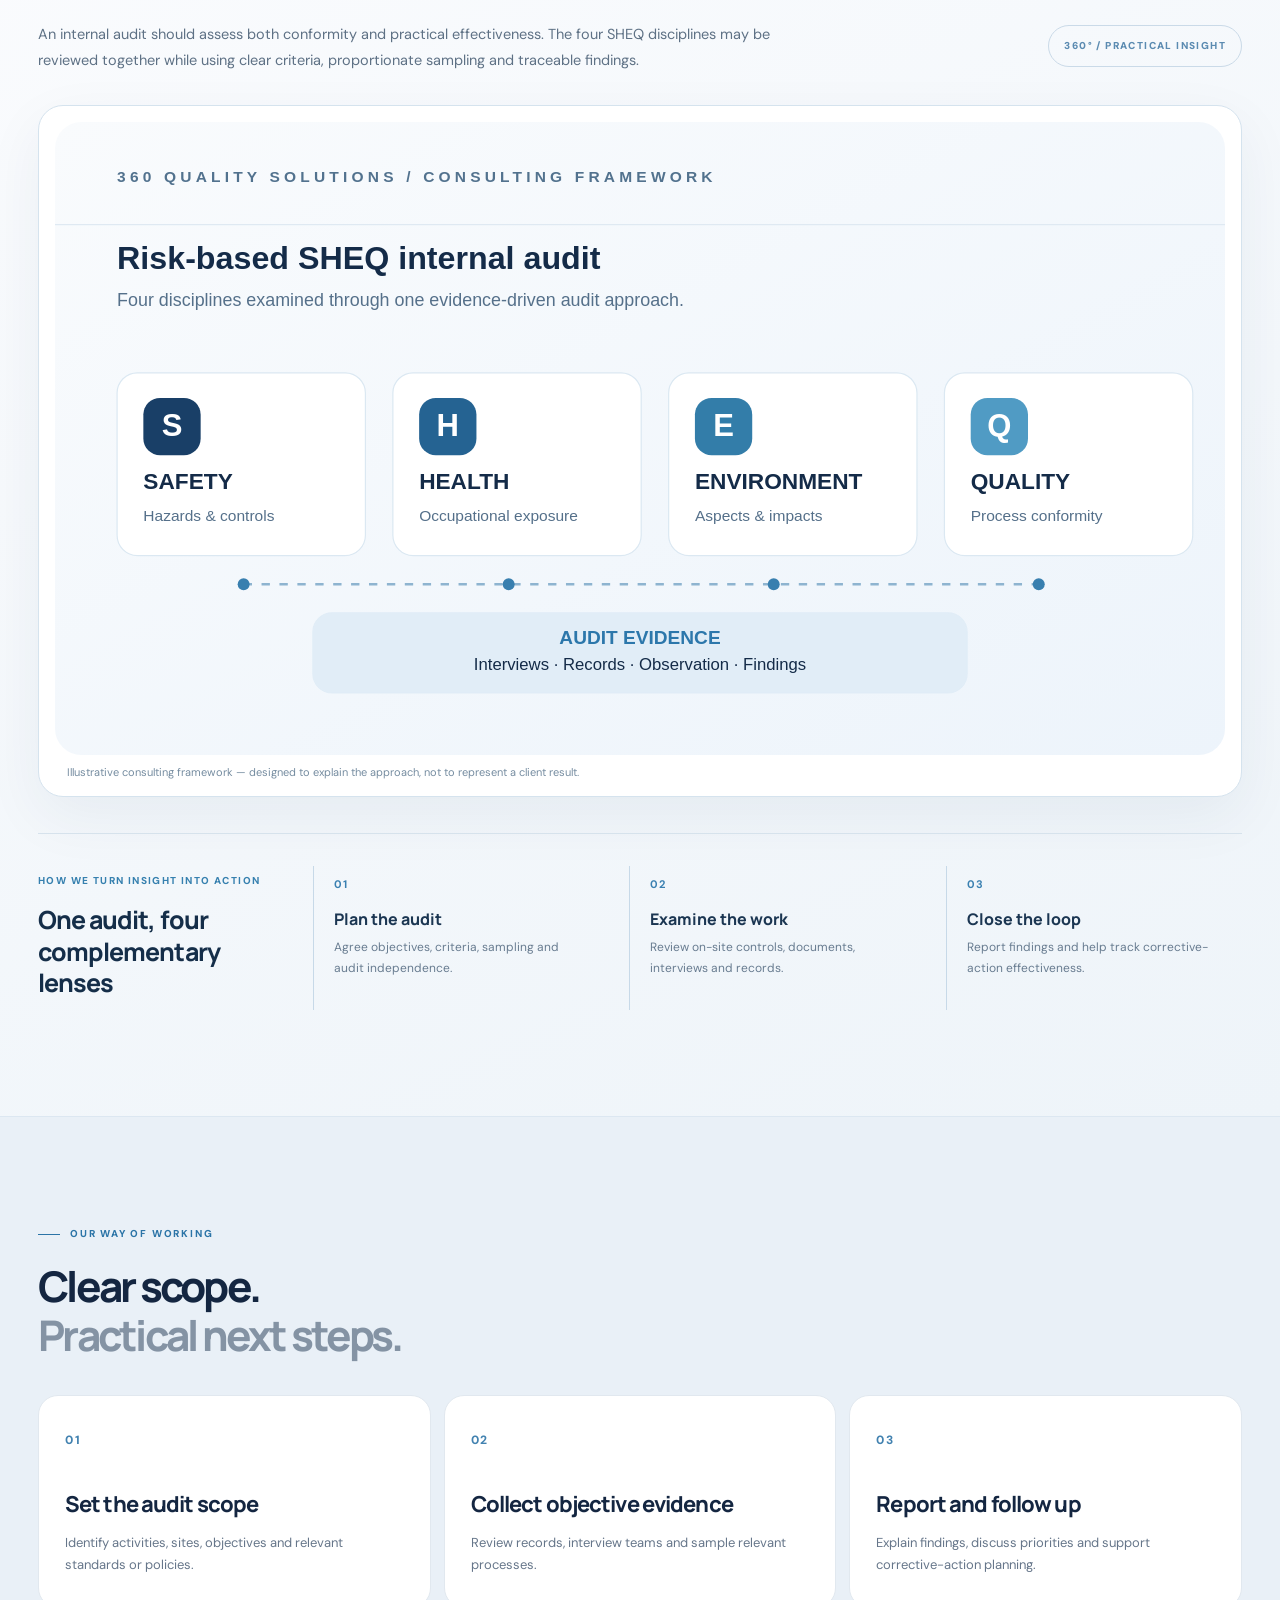
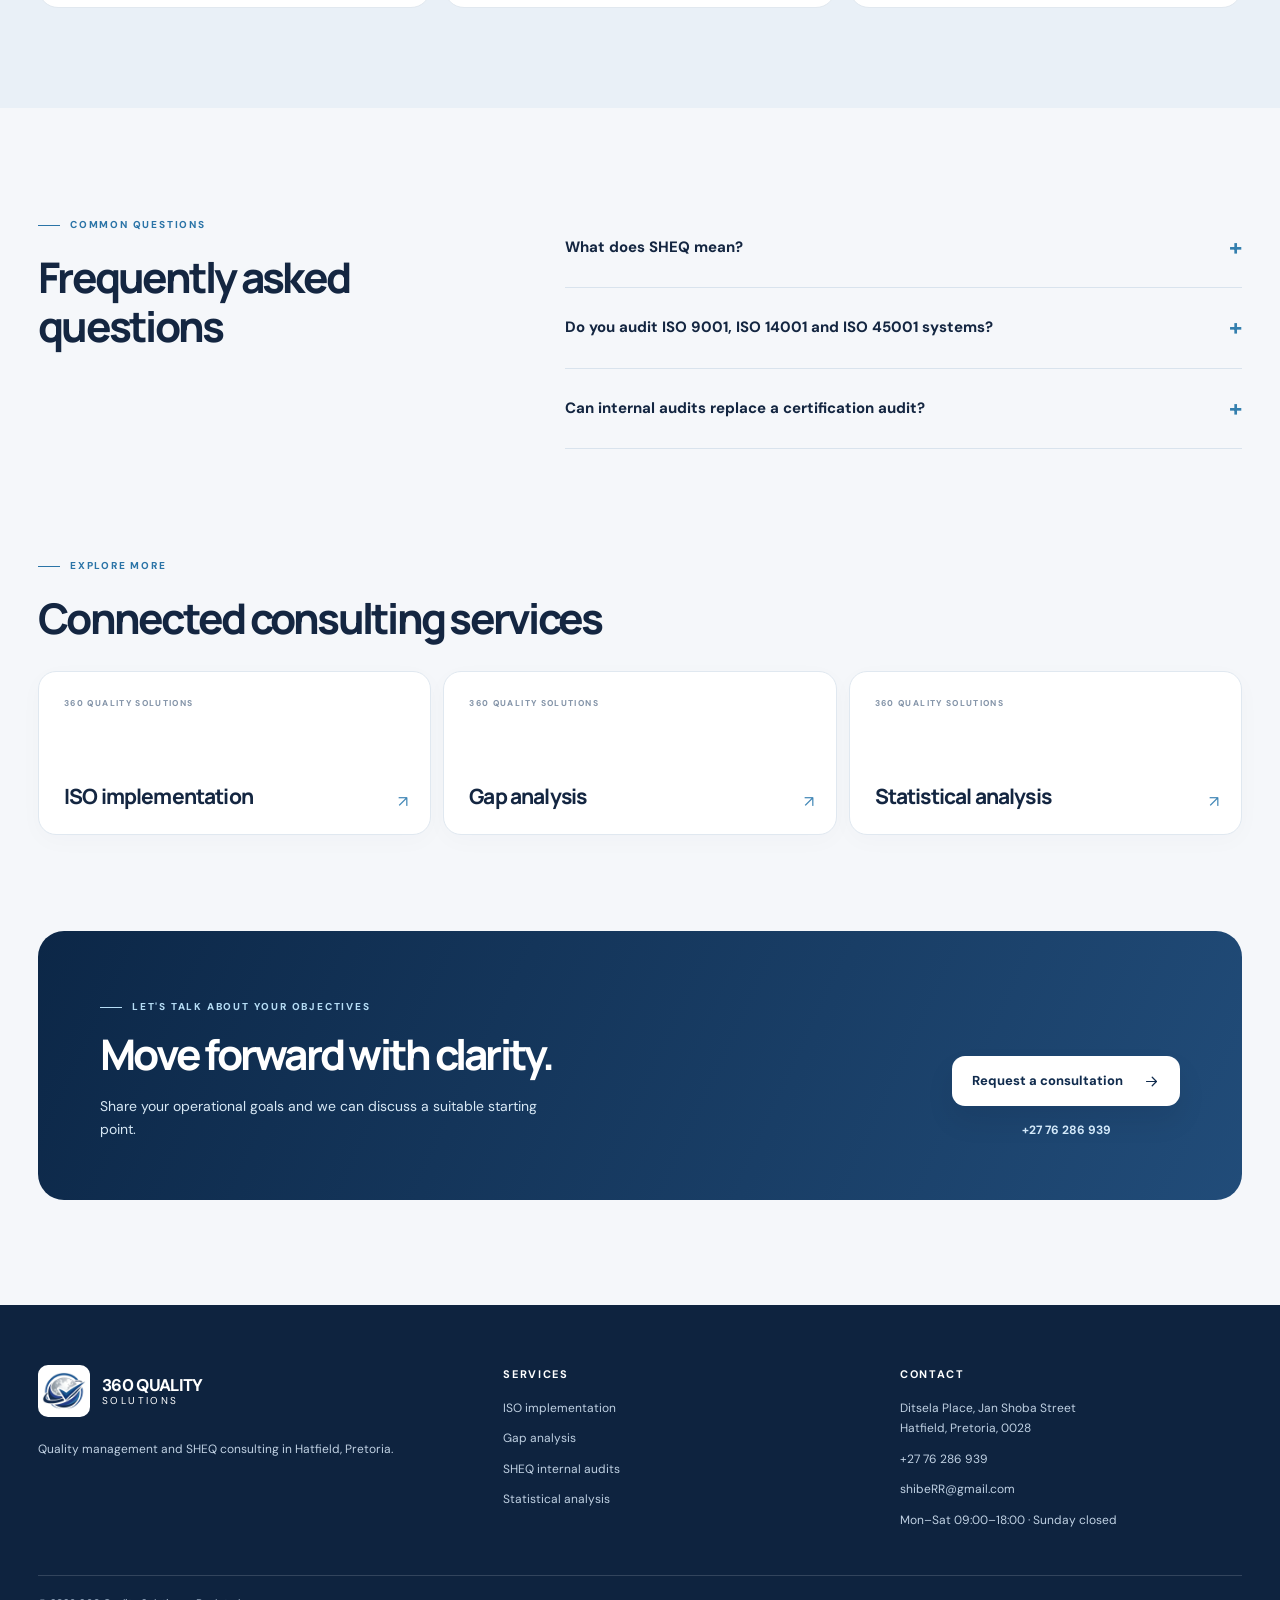
<file: services/sheq-internal-audits-pretoria.html>
<!doctype html><html lang="en-ZA"><head><meta charset="utf-8"><meta name="robots" content="noindex,follow"><meta name="viewport" content="width=device-width,initial-scale=1"><title>Service page has moved | 360 Quality Solutions</title><link rel="canonical" href="https://360qualitysolution.co.za/services/sheq-internal-audits-pretoria/"><meta http-equiv="refresh" content="0; url=/services/sheq-internal-audits-pretoria/"><script>location.replace("/services/sheq-internal-audits-pretoria/");</script></head><body><p>This page has moved to <a href="/services/sheq-internal-audits-pretoria/">the updated service page</a>.</p></body></html>
</file>
<file: assets/css/styles.css>
/* 360 Quality Solutions — bespoke responsive design system */
:root {
  --navy:#132a49; --deep:#0b1e36; --blue:#22699f; --blue-2:#2e80bc;
  --sky:#a8d3f5; --ink:#142641; --muted:#667489; --muted-2:#90a0af;
  --border:#dfe6ee; --paper:#f5f7fa; --white:#fff; --radius:26px;
  --shadow:0 26px 70px rgba(20,45,80,.08);
  --font-body:'DM Sans',-apple-system,BlinkMacSystemFont,'Segoe UI',sans-serif;
  --font-display:'Manrope',-apple-system,BlinkMacSystemFont,'Segoe UI',sans-serif;
}
*,*::before,*::after{box-sizing:border-box}
html{scroll-behavior:smooth;scroll-padding-top:130px}
body{margin:0;min-width:320px;background:var(--paper);color:var(--ink);font:400 16px/1.65 var(--font-body);overflow-x:hidden;-webkit-font-smoothing:antialiased}
body.no-scroll{overflow:hidden}::selection{background:#b6def9;color:#123252}
a{color:inherit;text-decoration:none}button,input,textarea,select{font:inherit}button{cursor:pointer}img{display:block;max-width:100%}svg{display:block}section{scroll-margin-top:114px}
:focus-visible{outline:3px solid #83bcec;outline-offset:4px}
[hidden]{display:none!important}.icon-sprite{position:absolute;left:-9999px;top:0;width:0;height:0;overflow:hidden}
.icon{width:20px;height:20px;fill:none;stroke:currentColor;stroke-width:1.75;stroke-linecap:round;stroke-linejoin:round;flex:0 0 auto}
.container{width:min(1372px,calc(100% - 76px));margin-inline:auto}.section{padding:120px 0}.glass{background:rgba(255,255,255,.79);border:1px solid rgba(255,255,255,.94);box-shadow:0 15px 50px rgba(12,48,91,.065),inset 0 1px 0 rgba(255,255,255,.8);-webkit-backdrop-filter:blur(26px) saturate(145%);backdrop-filter:blur(26px) saturate(145%)}
.glass-dark{background:rgba(222,237,255,.085);border:1px solid rgba(242,249,255,.2);box-shadow:inset 0 1px 0 rgba(255,255,255,.18);-webkit-backdrop-filter:blur(17px) saturate(145%);backdrop-filter:blur(17px) saturate(145%)}
.site-background{position:fixed;inset:0;z-index:-1;pointer-events:none;overflow:hidden}.ambient{position:absolute;border-radius:50%;filter:blur(80px);opacity:.42}.ambient-one{width:570px;height:570px;background:#d7e9f7;top:600px;right:-250px}.ambient-two{width:440px;height:440px;background:#e0e9f9;top:1900px;left:-210px}
.skip-link{position:fixed;left:20px;top:-120px;z-index:200;padding:10px 20px;background:var(--navy);color:white;border-radius:8px}.skip-link:focus{top:15px}
/* Top utility / navigation */
.utility-bar{height:38px;font-size:10px;letter-spacing:.165em;color:#65788a;font-weight:750}.utility-inner{height:100%;display:flex;justify-content:space-between;align-items:center;gap:18px}.utility-inner>span{display:flex;align-items:center;gap:9px}.live-dot{width:6px;height:6px;border-radius:50%;background:#3384b7;box-shadow:0 0 0 4px #dceef7}.utility-separator{color:#afbed0}
.site-header{position:sticky;top:12px;z-index:100;margin-top:7px;margin-bottom:12px}.header-shell{height:83px;border-radius:22px;display:flex;align-items:center;justify-content:space-between;gap:26px;padding:11px 14px 11px 24px;transition:box-shadow .35s ease,background .35s ease}.site-header.is-scrolled .header-shell{box-shadow:0 18px 45px rgba(22,50,84,.15);background:rgba(255,255,255,.9)}
.brand{display:inline-flex;align-items:center;gap:7px;flex-shrink:0;min-width:0}.brand-emblem{width:53px;height:53px;display:grid;place-items:center;background:#fff;border-radius:15px;flex:0 0 auto;box-shadow:0 4px 17px rgba(19,42,73,.05)}.brand-emblem img{width:46px;height:41px;object-fit:contain}.brand-text{display:flex;flex-direction:column;line-height:1.08}.brand-text strong{font:800 20px/.99 var(--font-display);letter-spacing:-.075em;color:#152d4f;white-space:nowrap}.brand-text strong span{letter-spacing:-.073em}.brand-text small{font:800 8.5px/1.3 var(--font-display);letter-spacing:.28em;color:#223a5d;margin-top:6px;white-space:nowrap}
.primary-nav{display:flex;align-items:center;gap:clamp(15px,2.2vw,35px);justify-content:center}.nav-link{font-size:13px;font-weight:750;color:#4b5c71;transition:color .2s;white-space:nowrap}.nav-link:hover,.nav-link.is-current{color:var(--blue)}.header-actions{display:flex;align-items:center;gap:9px;flex:0 0 auto}.nav-cta{display:inline-flex;align-items:center;justify-content:center;gap:15px;padding:13px 17px;background:var(--navy);color:#fff;font-size:12.5px;font-weight:750;border-radius:12px;transition:background .25s,transform .25s}.nav-cta .icon{width:15px;height:15px}.nav-cta:hover{background:var(--blue);transform:translateY(-1px)}.admin-icon{position:relative;display:grid;place-items:center;width:47px;height:46px;border:1px solid #dde5ee;border-radius:13px;background:#f1f5f9;color:#193453;transition:background .25s,transform .25s}.admin-icon .icon{width:18px;height:18px}.admin-icon:hover{background:#e1eef9;transform:translateY(-1px)}.admin-dot{position:absolute;right:8px;top:7px;width:5px;height:5px;border-radius:50%;background:#5c9ac4}.mobile-menu{display:none;width:46px;height:46px;border:1px solid #dde5ee;border-radius:13px;background:#f3f6f9;color:#1d3553;align-items:center;justify-content:center}.mobile-menu .icon{width:21px;height:21px}.menu-x{display:none}
/* Hero · full-bleed, photographic cover (no inset card edges) */
.hero-section{
  position:relative;isolation:isolate;display:flex;flex-direction:column;justify-content:center;
  width:100%;min-height:max(710px,calc(100svh - 130px));margin:0;
  overflow:hidden;border-radius:0;box-shadow:none;background:#102a48;color:#fff;
}
.hero-image{
  position:absolute;inset:0;z-index:-3;
  background-image:url('../images/hero-quality-inspection.webp');
  background-size:cover;background-position:58% center;
}
.hero-vignette{
  position:absolute;inset:0;z-index:-2;
  background:linear-gradient(90deg,rgba(7,23,45,.82) 0%,rgba(9,28,50,.64) 24%,rgba(9,28,50,.30) 48%,rgba(8,20,37,.03) 78%),
             linear-gradient(0deg,rgba(5,18,35,.75) 0%,transparent 29%,transparent 83%,rgba(6,19,38,.17));
}
.hero-copy{
  position:relative;width:100%;max-width:1580px;margin-inline:auto;
  padding:100px max(32px,calc((100vw - 1372px)/2 + 26px)) 125px;
}
.hero-copy::before{
  content:'';position:absolute;z-index:-1;pointer-events:none;
  width:min(760px,70vw);height:100%;left:0;top:0;
  background:radial-gradient(ellipse at 30% 52%,rgba(9,29,54,.16),transparent 72%);
}
.hero-eyebrow{display:flex;align-items:center;gap:12px;font-size:10.5px;font-weight:800;letter-spacing:.145em;color:#d5e9fa;margin-bottom:28px}
.eyebrow-spark{width:27px;height:27px;border:1px solid rgba(255,255,255,.27);display:grid;place-items:center;border-radius:50%}
.eyebrow-spark .icon{width:13px;height:13px}.eyebrow-line{width:31px;height:1px;background:rgba(255,255,255,.42)}
.hero-section h1{max-width:640px;font:750 clamp(56px,6.4vw,91px)/1.035 var(--font-display);letter-spacing:-.075em;margin:0 0 28px;text-wrap:balance;text-shadow:0 2px 32px rgba(4,17,32,.20)}
.hero-section h1 span,.hero-section h1 em{color:#c6e7fb}.hero-section h1 em{font-style:normal;display:inline-block;position:relative}
.hero-section h1 em::after{content:"";position:absolute;left:2%;right:1%;bottom:-4px;border-bottom:2px solid rgba(155,209,244,.53);border-radius:60%}
.hero-copy>p{max-width:525px;color:#e9f0f7;font-size:16.5px;line-height:1.75;margin:0 0 30px;text-shadow:0 1px 16px rgba(4,17,32,.25)}
.hero-buttons{display:flex;gap:12px;flex-wrap:wrap}
.button{display:inline-flex;justify-content:center;align-items:center;gap:20px;min-height:50px;padding:15px 19px;border:1px solid transparent;border-radius:13px;font:750 13px/1.2 var(--font-body);transition:transform .25s,background .25s,box-shadow .25s;text-align:center}
.button .icon{width:17px;height:17px}.button:hover{transform:translateY(-2px)}
.button-white{color:#102b4d;background:#fff;box-shadow:0 15px 28px rgba(5,14,28,.08)}.button-white:hover{background:#e7f2fa}
.button-outline-light{color:#fff;background:rgba(255,255,255,.10);border-color:rgba(245,248,255,.38);-webkit-backdrop-filter:blur(9px);backdrop-filter:blur(9px)}.button-outline-light:hover{background:rgba(255,255,255,.20)}
.button-primary{color:#fff;background:linear-gradient(125deg,#183e67,#246eaa);box-shadow:0 11px 26px rgba(26,88,139,.2)}.button-primary:hover{box-shadow:0 17px 32px rgba(26,88,139,.26)}
.hero-pills{display:flex;flex-wrap:wrap;gap:11px;margin-top:45px}
.hero-pills span{display:flex;align-items:center;gap:6px;padding:9px 12px;border:1px solid rgba(255,255,255,.17);border-radius:100px;color:#e1ebf4;font-size:11px;font-weight:650;background:rgba(255,255,255,.06);-webkit-backdrop-filter:blur(10px);backdrop-filter:blur(10px)}
.hero-pills .icon{width:12px;height:12px;color:#b8e1fa}
.hero-bottom{position:absolute;bottom:27px;left:max(32px,calc((100vw - 1372px)/2 + 26px));right:max(32px,calc((100vw - 1372px)/2 + 26px));display:flex;align-items:center;justify-content:space-between;color:#e0eaf2;font-size:9px;letter-spacing:.18em;font-weight:750}
.hero-bottom a{display:flex;align-items:center;gap:15px}.hero-bottom a span{font-size:16px;font-weight:400}
/* Credibility */
.credibility-strip{display:flex;align-items:center;gap:40px;min-height:106px;border-bottom:1px solid #dee5ee}.credibility-label{color:#9ba9b9;font-size:10px;font-weight:800;letter-spacing:.16em;white-space:nowrap}.credibility-items{display:flex;align-items:center;justify-content:space-between;gap:14px;flex:1}.credibility-items>span{display:flex;align-items:center;gap:10px;color:#506078;font-size:13px;font-weight:700}.credibility-small-dot{height:5px;width:5px;background:#347caf;border-radius:50%;flex:0 0 auto}
/* Shared headings */
.section-heading{margin-bottom:49px}.split-heading{display:flex;align-items:end;justify-content:space-between;gap:65px}.section-kicker{display:flex;align-items:center;gap:11px;color:var(--blue);font-size:10px;line-height:1.4;letter-spacing:.19em;font-weight:800;margin:0 0 19px}.kicker-dash{width:25px;height:1px;background:currentColor}
h2{font:750 clamp(37px,4vw,57px)/1.15 var(--font-display);letter-spacing:-.065em;margin:0}.text-muted{color:#8493a4}.section-intro{max-width:385px;font-size:15px;line-height:1.85;color:#667487;margin:0 0 3px}.centered{text-align:center}.centered .section-kicker{justify-content:center}.centered .section-intro{max-width:530px;margin:20px auto 0}
/* Services */
.section-services{padding-top:116px;padding-bottom:103px}.services-grid{display:grid;grid-template-columns:repeat(4,minmax(0,1fr));gap:16px}.service-card{position:relative;display:flex;flex-direction:column;justify-content:space-between;min-height:387px;overflow:hidden;padding:26px 25px 24px;border-radius:23px;background:rgba(255,255,255,.9);border:1px solid #e7edf2;box-shadow:0 9px 28px rgba(24,47,73,.033);transition:transform .3s,box-shadow .3s,border-color .3s}.service-card:hover{transform:translateY(-6px);box-shadow:0 21px 43px rgba(24,47,73,.10);border-color:#cbdce9}.service-card-top{display:flex;align-items:flex-start;justify-content:space-between;position:relative;z-index:1}.service-icon{display:grid;place-items:center;width:55px;height:55px;background:#edf4f9;color:#246c9f;border-radius:16px}.service-icon .icon{width:25px;height:25px;stroke-width:1.6}.service-number{font:800 10px/1 var(--font-display);letter-spacing:.055em;color:#a7b1bb;margin-top:10px}.service-card-content{margin-top:auto;padding-top:30px;position:relative;z-index:1}.service-tag{color:#2772a6;font-size:9px;letter-spacing:.13em;font-weight:800;margin:0 0 13px}.service-card h3{font:800 clamp(24px,2.2vw,32px)/1.19 var(--font-display);letter-spacing:-.055em;margin:0 0 13px}.service-card-content>p:last-child{font-size:12.5px;line-height:1.75;color:#687688;margin:0;min-height:89px}.service-explore{display:flex;align-items:center;justify-content:space-between;width:100%;text-align:left;padding:16px 0 0;margin-top:21px;border:0;border-top:1px solid #e4ebf1;background:transparent;color:#19466f;font-size:12px;font-weight:750;position:relative;z-index:2}.service-explore .icon{width:16px;height:16px;transition:transform .2s}.service-explore:hover .icon{transform:translate(3px,-3px)}.service-featured{background:linear-gradient(155deg,#224e80 0%,#123354 62%,#0d2743 100%);border-color:#285b8c;color:#fff;box-shadow:0 14px 36px rgba(18,52,88,.17)}.service-featured .service-icon{background:rgba(255,255,255,.13);color:#eaf6ff;border:1px solid rgba(255,255,255,.18)}.service-featured .service-number{color:#a7c7e2}.service-featured .service-tag{color:#afd6f3}.service-featured .service-card-content>p:last-child{color:#d5e5f1}.service-featured .service-explore{color:#fff;border-color:rgba(255,255,255,.17)}.service-orbit{position:absolute;right:-136px;top:62px;width:286px;height:286px;border:1px solid rgba(255,255,255,.13);border-radius:50%;pointer-events:none}.service-orbit span{display:block;position:absolute;border:1px solid rgba(255,255,255,.10);inset:35px;border-radius:50%}.service-orbit span:nth-child(2){inset:75px}.service-orbit span:nth-child(3){inset:114px}
.service-detail{margin-top:20px;border-radius:22px;overflow:hidden;background:rgba(255,255,255,.78)}.service-detail-nav{display:flex;align-items:center;gap:4px;padding:9px;border-bottom:1px solid #e7edf2;overflow-x:auto;scrollbar-width:thin}.detail-tab{border:0;background:transparent;color:#6b7b8c;padding:12px 20px;font-size:12px;font-weight:750;white-space:nowrap;border-radius:11px;transition:background .2s,color .2s}.detail-tab:hover{color:var(--blue);background:#f0f5fa}.detail-tab.is-active{background:#e7f1f8;color:#13598a}.service-tab-panel{display:grid;grid-template-columns:1.2fr .8fr;gap:72px;min-height:290px;padding:38px 48px 42px}.detail-overline{color:#6792b1;font-size:10px;letter-spacing:.16em;font-weight:800}.detail-main h3{font:750 clamp(25px,2.7vw,37px)/1.25 var(--font-display);letter-spacing:-.055em;max-width:600px;margin:12px 0}.detail-main p{max-width:690px;color:#69788b;font-size:14px;line-height:1.85;margin:0 0 20px}.text-link{display:inline-flex;align-items:center;gap:13px;color:#185b90;font-weight:800;font-size:13px;transition:gap .2s}.text-link .icon{width:16px;height:16px}.text-link:hover{gap:20px}.detail-deliverables{padding:27px 30px;border-radius:17px;background:#f1f6fa;border:1px solid #e8eef5}.detail-deliverables h4{font:800 13px/1.3 var(--font-display);margin:0 0 17px}.detail-deliverables ul{list-style:none;margin:0;padding:0;display:grid;gap:13px}.detail-deliverables li{position:relative;font-size:12.5px;color:#52667a;line-height:1.5;padding-left:22px}.detail-deliverables li::before{content:'✓';position:absolute;left:0;top:0;color:#2e79ad;font-weight:800}
/* Approach */
.approach-section{background:linear-gradient(180deg,#edf2f7 0%,#f0f4f7 100%);padding:112px 0 106px}.process-rail{display:grid;grid-template-columns:repeat(4,1fr);gap:27px;position:relative;margin-top:65px}.process-rail::before{content:"";position:absolute;left:10%;right:10%;top:19px;height:1px;background:linear-gradient(90deg,#b7d8f0,#cbd6e2)}.process-step{position:relative;padding:0 12px 12px}.step-marker{position:relative;z-index:1;width:39px;height:39px;border:1px solid #c6d6e4;border-radius:50%;display:grid;place-items:center;background:#eef3f8;box-shadow:0 0 0 8px #eef3f8;color:#216b9e;font:800 11px/1 var(--font-display);margin-bottom:25px}.step-icon{width:50px;height:50px;display:grid;place-items:center;border:1px solid #e0e8f0;border-radius:15px;background:#fff;color:#276e9e;margin-bottom:19px}.step-icon .icon{width:23px;height:23px}.process-step h3{font:800 20px/1.2 var(--font-display);letter-spacing:-.038em;margin:0 0 10px}.process-step p{color:#6c7b8b;font-size:13px;line-height:1.8;max-width:250px;min-height:75px;margin:0 0 19px}.step-result{color:#4580ad;font-size:9.3px;font-weight:800;letter-spacing:.105em}.engagement-box{display:flex;align-items:center;justify-content:space-between;gap:30px;margin-top:47px;padding:29px 35px;border-radius:21px}.micro-label{font-size:9.5px;letter-spacing:.16em;font-weight:800;color:#7491a8}.engagement-box h3{font:750 20px/1.3 var(--font-display);letter-spacing:-.045em;margin:8px 0 0}.engagement-options{display:flex;align-items:center;justify-content:flex-end;flex-wrap:wrap;gap:8px}.engagement-options span{font-size:11px;font-weight:750;color:#476981;background:#eff5fa;padding:11px 13px;border:1px solid #e3edf5;border-radius:50px;white-space:nowrap}
/* Standards */
.standards-section{padding:95px 0 0}.standards-shell{padding:75px 70px 38px;background:radial-gradient(ellipse at 90% -10%,#2b6597 0%,transparent 40%),linear-gradient(140deg,#112d50,#0a1d35 82%);color:white;border-radius:32px;position:relative;overflow:hidden}.standards-shell::before{content:"";position:absolute;width:700px;height:700px;top:-380px;right:-180px;border:1px solid rgba(255,255,255,.10);border-radius:50%;pointer-events:none;box-shadow:0 0 0 75px rgba(255,255,255,.024),0 0 0 150px rgba(255,255,255,.013)}.standards-top{position:relative;display:flex;align-items:end;justify-content:space-between;gap:40px;margin-bottom:39px}.light-kicker{color:#a5d8f7}.standards-top h2{font-size:clamp(35px,3.8vw,52px)}.standards-soft{color:#a5c5df}.standards-top>p{max-width:340px;margin:0 0 3px;font-size:14px;line-height:1.85;color:#bfcede}.standards-cards{display:grid;grid-template-columns:repeat(3,1fr);gap:14px;position:relative}.standard-card{min-height:295px;padding:26px 28px;display:flex;flex-direction:column;border-radius:18px;color:#fff}.standard-index{color:#a9cbe7;font-size:9.5px;letter-spacing:.13em;font-weight:800}.standard-card>strong{font:800 clamp(35px,3.3vw,49px)/1 var(--font-display);letter-spacing:-.06em;margin-top:30px}.standard-card>strong span{color:#a4d2f1}.standard-card h3{font:750 15px/1.3 var(--font-display);margin:14px 0 8px}.standard-card p{color:#c5d6e6;font-size:12.5px;line-height:1.7;margin:0 0 22px;max-width:300px}.standard-footer{margin-top:auto;border-top:1px solid rgba(255,255,255,.15);padding-top:14px;display:flex;justify-content:space-between;color:#c2dff2;font-size:10px;letter-spacing:.12em;font-weight:800}.standard-footer .icon{width:15px;height:15px}.standards-footnote{display:flex;align-items:flex-start;gap:10px;max-width:1000px;color:#a5bed5;font-size:11.5px;line-height:1.8;margin-top:27px}.standards-footnote .icon{width:16px;height:16px;margin-top:2px}
/* Insights */
.insights-section{padding-top:140px;padding-bottom:130px}.insights-layout{display:grid;grid-template-columns:.85fr 1.15fr;gap:92px;align-items:center}.insights-copy h2{margin-bottom:27px}.insights-copy>p:not(.section-kicker){color:#67798b;font-size:15px;line-height:1.9;max-width:500px}.insight-points{display:grid;gap:13px;margin:28px 0 32px}.insight-points>div{display:flex;align-items:center;gap:12px;font-size:13px;font-weight:700;color:#405b73}.mini-check{height:24px;width:24px;display:grid;place-items:center;background:#e5f0f8;color:#226da1;border-radius:50%}.mini-check .icon{height:13px;width:13px}.analytics-panel{border-radius:24px;padding:24px 27px 22px;box-shadow:0 27px 65px rgba(17,49,82,.09)}.analytics-top{display:flex;align-items:center;justify-content:space-between;gap:10px}.analytics-title{display:flex;align-items:center;gap:12px}.analytics-icon{width:45px;height:45px;display:grid;place-items:center;border-radius:14px;background:linear-gradient(140deg,#e1effa,#f2f7fb);color:#1f6c9f}.analytics-icon .icon{width:21px;height:21px}.analytics-title strong,.analytics-title small{display:block}.analytics-title strong{font:800 14px/1.4 var(--font-display);letter-spacing:-.025em}.analytics-title small{color:#8996a3;font-size:11px}.chart-tag{display:flex;align-items:center;gap:7px;border:1px solid #e1e9ef;padding:7px 9px;border-radius:20px;color:#7a8a9b;font-weight:800;font-size:8px;letter-spacing:.1em}.chart-tag span{width:5px;height:5px;border-radius:50%;background:#549ac5}.analytics-chart{margin:19px 0 2px}.analytics-chart svg{width:100%;height:auto;aspect-ratio:600/280}.chart-grid line{stroke:#e4eaf0;stroke-width:1}.chart-guides line{stroke:#c0d1de;stroke-width:1.4;stroke-dasharray:5 7}.chart-middle{stroke:#8babc1;stroke-width:1.5;stroke-dasharray:4 5}.chart-area{fill:#daeefb;opacity:.65}.chart-trend{fill:none;stroke:#2478b6;stroke-width:3.2;stroke-linecap:round;stroke-linejoin:round}.chart-dots circle{fill:#fff;stroke:#2478b6;stroke-width:2.8}.chart-labels text{font:800 10px var(--font-body);fill:#91a4b5}.chart-legend{display:flex;align-items:center;justify-content:center;gap:24px;margin-bottom:23px}.chart-legend span{display:flex;align-items:center;gap:7px;color:#8292a0;font-size:10px;white-space:nowrap}.chart-legend i{display:block;width:17px;height:0;border-top:2px solid #377db5}.chart-legend .legend-average{border-top-style:dashed;border-color:#8fabbc}.chart-legend .legend-limits{border-top-style:dashed;border-color:#c1d4e0}.analytics-bottom{display:grid;grid-template-columns:repeat(2,1fr);gap:13px;border-top:1px solid #e6edf2;padding-top:20px}.analytics-bottom>div{padding:13px 15px;background:#f1f6fa;border-radius:12px}.analytics-bottom strong,.analytics-bottom small{display:block}.analytics-bottom strong{font-size:12px;color:#264666}.analytics-bottom small{font-size:11px;color:#8796a5;margin-top:2px}
/* About */
.about-section{background:#eef3f7;padding:116px 0}.about-layout{display:grid;grid-template-columns:1fr 1fr;gap:93px;align-items:center}.about-media{position:relative;border-radius:27px;min-height:535px;overflow:hidden;box-shadow:0 25px 60px rgba(16,48,80,.14)}.about-media>img{width:100%;height:535px;object-fit:cover;object-position:center center}.about-media::after{content:"";position:absolute;inset:35% 0 0;background:linear-gradient(0deg,rgba(4,22,43,.55),transparent);pointer-events:none}.about-floating{position:absolute;left:22px;bottom:22px;display:flex;align-items:center;gap:15px;padding:15px 19px;border-radius:16px;z-index:1;max-width:260px;background:rgba(255,255,255,.86)}.about-floating-icon{width:45px;height:45px;display:grid;place-items:center;background:#e8f2f9;color:#1e679c;border-radius:12px}.about-floating-icon .icon{height:23px;width:23px}.about-floating strong,.about-floating small{display:block}.about-floating strong{font:800 11px/1.3 var(--font-display);letter-spacing:.08em}.about-floating small{color:#748496;line-height:1.45;font-size:11px;margin-top:3px}.about-copy h2{margin-bottom:24px}.about-copy h2 em{font-style:normal;color:#307db0}.about-lead{font-size:16px!important;line-height:1.75!important;color:#344d66!important;font-weight:600}.about-copy>p:not(.section-kicker){font-size:14px;line-height:1.9;color:#6a7c8f;margin:0 0 18px}.about-values{display:flex;flex-wrap:wrap;gap:11px 16px;margin:28px 0 28px}.about-values span{display:inline-flex;align-items:center;gap:6px;font-size:11px;color:#536c82;font-weight:750}.about-values .icon{height:14px;width:14px;color:#2373a7}
/* FAQ */
.faq-section{padding:116px 0}.faq-layout{display:grid;grid-template-columns:.74fr 1.26fr;gap:80px}.faq-intro>p:not(.section-kicker){color:#728293;font-size:14px;line-height:1.8;max-width:300px;margin:19px 0 21px}.faq-list{border-top:1px solid #dbe4ed}.faq-list details{border-bottom:1px solid #dbe4ed;padding:0 7px}.faq-list summary{display:flex;align-items:center;justify-content:space-between;gap:15px;padding:22px 0;cursor:pointer;color:#273f56;font-weight:750;font-size:14px;list-style:none}.faq-list summary::-webkit-details-marker{display:none}.faq-list summary .icon{width:17px;height:17px;color:#2c709d;transition:transform .2s}.faq-list details[open] summary .icon{transform:rotate(180deg)}.faq-list details p{color:#6b7b8c;font-size:13.5px;line-height:1.85;margin:0;padding:0 32px 23px 0;max-width:600px}
/* Contact */
.contact-section{padding-top:20px;padding-bottom:100px}.contact-shell{display:grid;grid-template-columns:.90fr 1.10fr;gap:0;background:linear-gradient(155deg,#173f68,#0d2645 80%);color:#fff;border-radius:31px;overflow:hidden;min-height:660px;box-shadow:0 27px 70px rgba(16,48,81,.11)}.contact-info{position:relative;overflow:hidden;padding:74px 56px}.contact-info h2{font-size:clamp(42px,4.3vw,62px);margin-bottom:22px;position:relative;z-index:1}.contact-info h2 em{font-style:normal;color:#a3d2f3}.contact-info>p:not(.section-kicker){color:#c2d6e9;font-size:14px;line-height:1.9;max-width:390px;position:relative;z-index:1}.contact-details{display:grid;gap:17px;margin-top:27px;position:relative;z-index:1}
.contact-detail{display:flex;align-items:flex-start;gap:13px;min-width:0}
.contact-detail-icon{flex:0 0 39px;width:39px;height:39px;border:1px solid rgba(255,255,255,.25);border-radius:12px;display:grid;place-items:center;background:rgba(255,255,255,.08);-webkit-backdrop-filter:blur(10px);backdrop-filter:blur(10px)}
.contact-detail-icon .icon{width:17px;height:17px;color:#b7dcf7}
.contact-detail-label{display:block;font-size:9px;letter-spacing:.13em;color:#a8cbe5;font-weight:800;margin:0 0 2px}
.contact-detail a,.contact-detail strong{display:block;color:#f7fbff;font-size:12.7px;font-weight:700;line-height:1.55;overflow-wrap:anywhere}
.contact-detail a:hover{text-decoration:underline;text-underline-offset:3px}.contact-detail small{display:block;color:#b6d1e6;font-size:11.5px;margin-top:1px}.contact-side-art{position:absolute;right:-156px;bottom:-280px;width:590px;height:590px;display:grid;place-items:center;border:1px solid rgba(255,255,255,.10);border-radius:50%;pointer-events:none}.contact-side-art .orb-ring{position:absolute;inset:54px;border:1px solid rgba(255,255,255,.09);border-radius:50%}.contact-side-art .orb-two{inset:122px}.contact-side-art>span{font:800 95px/1 var(--font-display);letter-spacing:-.11em;color:rgba(255,255,255,.045);transform:translateY(-20px)}
.contact-form-wrap{background:rgba(255,255,255,.96);color:var(--ink);border-radius:28px;margin:16px;border-color:rgba(255,255,255,.8);padding:38px 40px 33px}.form-overline{font-size:9px;letter-spacing:.17em;font-weight:800;color:#4987b2}.form-header h3{font:800 30px/1.15 var(--font-display);letter-spacing:-.05em;margin:10px 0 8px}.form-header p{color:#8a99a7;font-size:12px;margin:0 0 24px}.form-row{display:grid;grid-template-columns:repeat(2,minmax(0,1fr));gap:14px}.field{margin-bottom:15px}.field label{display:block;color:#465d71;font-size:11px;font-weight:800;margin-bottom:7px}.field label span,.required{color:#2d78b0}.field input,.field textarea,.field select{width:100%;border:1px solid #dfe7ef;border-radius:10px;color:#253e55;background:#f8fafc;outline:0;padding:12px 13px;min-height:46px;font-size:12.5px;transition:border-color .2s,box-shadow .2s;resize:vertical}.field textarea{min-height:100px}.field input:focus,.field textarea:focus,.field select:focus{border-color:#4f97c7;box-shadow:0 0 0 3px rgba(58,134,188,.11)}.field input::placeholder,.field textarea::placeholder{color:#a3b0bd}.select-wrap{position:relative}.select-wrap select{appearance:none;padding-right:35px}.select-wrap .icon{position:absolute;right:13px;top:15px;width:15px;height:15px;color:#748ea5;pointer-events:none}.consent{display:flex;align-items:flex-start;gap:10px;cursor:pointer;color:#718192;font-size:11px;line-height:1.5;margin:0 0 17px}.consent input{margin:3px 0 0;accent-color:#276ea3;width:15px;height:15px;flex:0 0 auto}.form-submit{width:100%;justify-content:space-between;min-height:47px}.form-note{font-size:10px;color:#92a0ad;line-height:1.6;margin:11px 0 0}.form-feedback{padding:14px;border-radius:12px;background:#ebf4fa;color:#1c5f91;font-size:12px;line-height:1.6;margin-top:12px}.form-feedback a{font-weight:800;text-decoration:underline}.form-feedback button{border:1px solid #b6d2e6;background:#fff;color:#1a5a85;font-size:11px;font-weight:800;border-radius:9px;padding:8px 12px;margin:10px 6px 0 0}
/* Footer */
.footer{border-top:1px solid #dce5ec;padding:65px 0 24px;background:#eef2f6}.footer-top{display:grid;grid-template-columns:2.1fr .9fr 1.1fr 1.5fr;gap:52px;padding-bottom:69px}.footer-brand>p{color:#8291a0;font-size:12px;line-height:1.85;max-width:315px;margin:22px 0 0}.footer-col{display:flex;flex-direction:column;align-items:flex-start;gap:12px}.footer-col h4{font:800 10px/1.2 var(--font-display);letter-spacing:.16em;color:#264866;margin:4px 0 14px}.footer-col a,.footer-col>span{color:#79899b;font-size:12px;line-height:1.8}.footer-col a:hover{color:#1d70a7}.footer-contact a{overflow-wrap:anywhere}.footer-col a .icon{height:13px;width:13px;display:inline-block;vertical-align:middle;margin-left:2px}.footer-bottom{border-top:1px solid #d6dfe8;display:flex;justify-content:space-between;align-items:center;gap:24px;padding-top:21px;color:#91a0ae;font-size:10.5px}.footer-bottom a{color:#436e93;font-weight:800;margin-left:13px}.toast{position:fixed;bottom:25px;left:50%;transform:translate(-50%,130px);opacity:0;z-index:200;background:#173b63;color:white;border-radius:14px;padding:14px 21px;font-weight:700;font-size:12px;box-shadow:0 22px 40px rgba(16,38,68,.25);max-width:calc(100vw - 28px);text-align:center;pointer-events:none;transition:transform .35s ease,opacity .35s ease}.toast.is-visible{transform:translate(-50%,0);opacity:1}
/* Motion: only hide when JS is present */
.js .reveal{opacity:0;transform:translateY(22px);transition:opacity .7s ease,transform .7s cubic-bezier(.22,.64,.23,1)}.js .reveal.is-visible{opacity:1;transform:none}
/* Responsive */
@media(max-width:1180px){.container{width:min(1100px,calc(100% - 48px))}.primary-nav{gap:16px}.nav-link{font-size:12px}.header-shell{padding-left:14px;gap:10px}.brand-emblem{height:47px;width:47px}.brand-emblem img{height:38px;width:43px}.brand-text strong{font-size:18px}.brand-text small{font-size:7.6px}.nav-cta{gap:8px;padding:13px}.hero-section{min-height:620px}.hero-copy{padding-left:42px;max-width:680px}.hero-bottom{left:42px}.hero-section h1{font-size:clamp(53px,6.1vw,76px)}.service-card{padding:23px 20px}.service-card h3{font-size:25px}.service-card-content>p:last-child{font-size:12px}.standards-shell{padding:60px 48px 35px}.insights-layout,.about-layout{gap:50px}.contact-info{padding:65px 39px}.contact-form-wrap{padding:34px 30px}}
@media(max-width:960px){.primary-nav{position:absolute;top:calc(100% + 12px);left:24px;right:24px;display:none;flex-direction:column;gap:0;align-items:stretch;padding:13px;background:rgba(255,255,255,.96);border:1px solid #e0e8f1;border-radius:20px;box-shadow:0 20px 35px rgba(16,44,76,.16);-webkit-backdrop-filter:blur(20px);backdrop-filter:blur(20px)}.primary-nav.is-open{display:flex}.primary-nav a{padding:13px 15px;font-size:14px;border-radius:10px}.primary-nav a:hover{background:#f0f5f9}.mobile-menu{display:flex}.mobile-menu[aria-expanded="true"] .menu-open{display:none}.mobile-menu[aria-expanded="true"] .menu-x{display:block}.hero-section{min-height:590px}.hero-vignette{background:linear-gradient(90deg,rgba(10,27,49,.68) 0%,rgba(10,27,49,.28) 65%,rgba(10,27,49,.08)),linear-gradient(0deg,rgba(10,27,49,.65),transparent 30%)}.hero-copy{max-width:650px}.credibility-strip{gap:25px}.credibility-items{flex-wrap:wrap;justify-content:flex-start;gap:12px 23px}.services-grid{grid-template-columns:repeat(2,minmax(0,1fr))}.service-card{min-height:335px;padding:27px}.service-card h3{font-size:30px}.service-card-content>p:last-child{min-height:auto;font-size:13px}.process-rail{gap:12px}.process-step{padding:0 4px}.engagement-box{align-items:flex-start;flex-direction:column}.engagement-options{justify-content:flex-start}.standards-shell{padding:56px 38px 33px}.standard-card{padding:22px}.standard-card>strong{font-size:37px}.insights-layout{gap:35px;grid-template-columns:1fr}.insights-copy{max-width:710px}.analytics-panel{max-width:700px;width:100%;margin:auto}.about-layout{gap:40px}.about-media{min-height:450px}.about-media>img{height:450px}.faq-layout{gap:37px;grid-template-columns:.8fr 1.2fr}.contact-shell{grid-template-columns:.84fr 1.16fr}.contact-info{padding:58px 30px}.contact-info h2{font-size:46px}.contact-form-wrap{padding:30px 23px}.form-row{grid-template-columns:1fr;gap:0}.field{margin-bottom:12px}.footer-top{gap:30px}}
@media(max-width:700px){.container{width:calc(100% - 28px)}.section{padding:78px 0}.utility-bar{height:30px}.utility-right{display:none!important}.utility-inner{justify-content:center}.utility-inner>span{font-size:9px}.site-header{top:7px;margin:6px 0 10px}.header-shell{height:69px;padding:8px 10px 8px 10px;border-radius:17px}.brand-emblem{height:43px;width:43px;border-radius:11px}.brand-emblem img{height:37px;width:40px}.brand-text strong{font-size:16px}.brand-text small{font-size:7px;letter-spacing:.21em;margin-top:4px}.header-actions{gap:6px}.nav-cta{display:none}.admin-icon,.mobile-menu{height:42px;width:42px;border-radius:11px}.primary-nav{left:14px;right:14px;top:calc(100% + 7px)}.hero-section{min-height:660px;border-radius:22px;justify-content:flex-end}.hero-image{background-position:62% center}.hero-vignette{background:linear-gradient(0deg,rgba(7,22,43,.98) 0%,rgba(8,28,51,.91) 25%,rgba(9,30,51,.45) 65%,rgba(9,30,51,.08) 100%)}.hero-copy{padding:0 25px 84px;max-width:100%}.hero-eyebrow{font-size:9px;margin-bottom:17px;gap:8px}.eyebrow-line{display:none}.hero-section h1{font-size:clamp(42px,10vw,68px);line-height:1.08;margin-bottom:19px}.hero-copy>p{font-size:14px;line-height:1.75;max-width:420px;margin-bottom:22px}.hero-buttons{gap:9px}.hero-buttons .button{min-height:46px;font-size:11.5px;gap:10px;padding:12px 14px}.hero-pills{margin-top:23px;gap:7px}.hero-pills span{font-size:9px;padding:7px 9px}.hero-bottom{left:25px;right:25px;bottom:22px;font-size:8px}.hero-bottom>a{gap:7px}.credibility-strip{min-height:auto;padding:23px 2px;align-items:flex-start;flex-direction:column;gap:13px}.credibility-label{font-size:9px}.credibility-items{gap:8px 18px}.credibility-items>span{font-size:11px}.split-heading{display:block}.split-heading .section-intro{margin-top:21px}.section-heading{margin-bottom:31px}.section-kicker{font-size:9.5px;margin-bottom:15px}.section-kicker .kicker-dash{width:20px}h2{font-size:clamp(33px,8.6vw,46px)}.section-intro{font-size:13.5px}.services-grid{grid-template-columns:1fr;gap:11px}.service-card{min-height:300px;padding:26px}.service-card h3{font-size:29px}.service-card-content{padding-top:23px}.service-card-content>p:last-child{font-size:12.5px;max-width:450px}.service-explore{margin-top:19px}.service-detail{margin-top:13px;border-radius:17px}.service-detail-nav{padding:7px}.detail-tab{font-size:11px;padding:9px 12px}.service-tab-panel{grid-template-columns:1fr;gap:25px;padding:26px 23px}.detail-main h3{font-size:26px}.detail-main p{font-size:13px}.detail-deliverables{padding:20px}.centered .section-intro{max-width:400px;font-size:13px}.approach-section{padding:75px 0}.process-rail{grid-template-columns:repeat(2,1fr);row-gap:40px;margin-top:40px}.process-rail::before{display:none}.process-step{padding:0 8px}.step-marker{margin-bottom:19px}.process-step h3{font-size:18px}.process-step p{font-size:12.5px;min-height:95px}.step-result{font-size:8.4px}.engagement-box{margin-top:35px;padding:23px}.engagement-box h3{font-size:19px}.engagement-options span{font-size:10px;padding:8px 10px}.standards-section{padding-top:24px;padding-bottom:0}.standards-shell{width:calc(100% - 28px);padding:45px 23px 27px;border-radius:22px}.standards-top{display:block;margin-bottom:28px}.standards-top h2{font-size:clamp(30px,7.6vw,41px)}.standards-top>p{margin:20px 0 0;font-size:13px}.standards-cards{grid-template-columns:1fr;gap:9px}.standard-card{min-height:210px;padding:22px}.standard-card>strong{font-size:39px;margin-top:20px}.standard-card p{font-size:12px}.standard-footer{margin-top:13px}.standards-footnote{font-size:10.5px}.insights-layout{grid-template-columns:1fr;gap:35px}.insights-copy h2{margin-bottom:18px}.insights-copy>p:not(.section-kicker){font-size:13.5px}.insight-points>div{font-size:12px}.analytics-panel{padding:18px 13px 17px}.analytics-title strong{font-size:12px}.analytics-title small{font-size:9.5px}.analytics-icon{height:39px;width:39px}.chart-tag{font-size:7px;padding:6px}.chart-legend{gap:12px}.chart-legend span{font-size:8px}.analytics-bottom{gap:7px}.analytics-bottom>div{padding:10px}.analytics-bottom strong{font-size:10px}.analytics-bottom small{font-size:9px}.about-layout{grid-template-columns:1fr;gap:37px}.about-media{min-height:400px}.about-media>img{height:400px}.about-copy h2{margin-bottom:15px}.about-copy>p:not(.section-kicker){font-size:13px}.about-lead{font-size:14.5px!important}.faq-layout{grid-template-columns:1fr;gap:29px}.faq-intro>p:not(.section-kicker){max-width:470px}.faq-list summary{padding:19px 0;font-size:12.5px}.faq-list details p{font-size:12px}.contact-section{padding-top:0;padding-bottom:67px}.contact-shell{grid-template-columns:1fr;border-radius:23px}.contact-info{padding:43px 29px 39px}.contact-info h2{font-size:clamp(41px,10vw,53px)}.contact-info>p:not(.section-kicker){font-size:13px}.contact-location{margin-top:24px}.contact-side-art{width:400px;height:400px;right:-170px;bottom:-250px}.contact-form-wrap{margin:9px;padding:31px 22px;border-radius:17px}.form-header h3{font-size:27px}.form-header p{font-size:11px}.form-row{grid-template-columns:1fr}.footer{padding:44px 0 19px}.footer-top{grid-template-columns:repeat(2,1fr);gap:32px 18px;padding-bottom:38px}.footer-brand{grid-column:1/-1}.footer-brand>p{font-size:11px;margin-top:15px}.footer-col h4{font-size:9px;margin:0 0 6px}.footer-col a,.footer-col>span{font-size:11px}.footer-bottom{display:block;font-size:10px;line-height:1.8}.footer-bottom>span{display:block}.footer-bottom a{margin-left:0}}
@media(max-width:390px){.brand-text strong{font-size:14.2px}.brand-text small{font-size:6.4px}.header-shell{padding-inline:7px}.admin-icon,.mobile-menu{width:38px;height:40px}.hero-copy{padding-inline:19px}.hero-section h1{font-size:40px}.hero-buttons .button{padding:11px 12px;font-size:10.5px}.hero-pills{gap:5px}.hero-pills span{font-size:8px}.hero-bottom{left:19px;right:19px}.chart-legend{gap:6px}.chart-legend span{font-size:7.7px}}
@media(prefers-reduced-motion:reduce){html{scroll-behavior:auto}*,*::before,*::after{scroll-behavior:auto!important;animation:none!important;transition-duration:.01ms!important}.js .reveal{opacity:1!important;transform:none!important}}

/* Full-bleed hero refinements at tablet and mobile sizes */
@media (max-width:1180px){
  .hero-section{min-height:max(675px,calc(100svh - 130px))}
  .hero-copy{padding-left:clamp(26px,5vw,56px);padding-right:clamp(26px,5vw,56px);max-width:100%}
  .hero-bottom{left:clamp(26px,5vw,56px);right:clamp(26px,5vw,56px)}
}
@media (max-width:960px){
  .hero-section{min-height:max(670px,calc(100svh - 118px))}
  .hero-image{background-position:62% center}
  .hero-vignette{background:linear-gradient(90deg,rgba(7,23,45,.90),rgba(9,28,50,.58) 54%,rgba(8,20,37,.18)),linear-gradient(0deg,rgba(5,18,35,.75),transparent 34%)}
  .hero-copy{padding-left:clamp(26px,5vw,56px);padding-right:clamp(26px,5vw,56px);max-width:100%}
}
@media (max-width:700px){
  .hero-section{min-height:max(710px,calc(100svh - 108px));border-radius:0;margin:0;justify-content:flex-end}
  .hero-image{background-position:67% center}
  .hero-vignette{background:linear-gradient(0deg,rgba(7,22,43,.99) 0%,rgba(8,28,51,.95) 26%,rgba(9,30,51,.56) 58%,rgba(9,30,51,.12) 100%)}
  .hero-copy{width:100%;padding:45px 24px 88px;max-width:none}
  .hero-copy::before{display:none}
  .hero-section h1{font-size:clamp(42px,10vw,68px)}
  .hero-bottom{left:24px;right:24px;bottom:22px}
  .contact-details{gap:16px;margin-top:27px}
  .contact-detail-icon{flex-basis:37px;width:37px;height:37px}
  .contact-detail a,.contact-detail strong{font-size:12px}
}
@media (max-width:390px){
  .hero-copy{padding-left:19px;padding-right:19px}
  .hero-bottom{left:19px;right:19px}
}

/* November 2026 refinement — editorial left-column hero.
   Right-hand photography is reserved for the quality-inspection team. */
.hero-text-column{
  display:flex;flex-direction:column;align-items:flex-start;justify-content:center;
  width:100%;max-width:590px;margin:0 auto 0 0;text-align:left;
}
.hero-text-column .hero-eyebrow,
.hero-text-column .hero-buttons,
.hero-text-column .hero-pills{justify-content:flex-start;text-align:left}
.hero-text-column>p{max-width:520px;text-align:left}
@media (min-width:961px){
  .hero-copy{padding-top:clamp(84px,9vh,126px);padding-bottom:clamp(106px,10vh,152px);
    padding-left:max(38px,calc((100vw - 1372px)/2 + 22px));
    padding-right:max(38px,calc((100vw - 1372px)/2 + 22px));
    text-align:left}
  .hero-text-column{max-width:min(590px,45vw)}
  .hero-section h1{font-size:clamp(54px,5.75vw,82px);max-width:100%;text-wrap:balance}
  .hero-copy>p,.hero-text-column>p{font-size:clamp(14px,1.15vw,16px)}
  .hero-image{background-position:57% center}
  .hero-vignette{background:
    linear-gradient(90deg,rgba(7,23,45,.93) 0%,rgba(7,23,45,.86) 18%,rgba(7,23,45,.64) 38%,rgba(7,23,45,.20) 53%,rgba(7,23,45,0) 72%),
    linear-gradient(0deg,rgba(5,18,35,.58) 0%,transparent 29%,transparent 85%,rgba(6,19,38,.10))}
}
@media (min-width:961px) and (max-width:1180px){
  .hero-copy{padding-left:clamp(30px,4vw,48px);padding-right:clamp(30px,4vw,48px)}
  .hero-text-column{max-width:45vw}
  .hero-section h1{font-size:clamp(54px,5.4vw,64px)}
  .hero-copy .hero-buttons{gap:9px}
  .hero-copy .hero-buttons .button{padding:13px 13px;gap:9px;font-size:11.5px}
}
@media (max-width:960px){
  .hero-text-column{width:100%;max-width:620px}
}
@media (max-width:700px){
  .hero-text-column{max-width:100%}
  .hero-copy{align-items:flex-start;text-align:left}
  .hero-text-column h1,.hero-text-column>p{text-align:left}
}


/* 2026 refinement · keep all hero text strictly within the left image-safe column. */
.hero-section{--hero-gutter:max(32px,calc((100vw - 1372px)/2 + 26px));justify-content:center;min-height:max(700px,calc(100svh - 136px));}
.hero-copy{max-width:none;width:100%;margin:0;padding:92px var(--hero-gutter) 96px;text-align:left;display:block;}
.hero-content{width:min(550px,calc(48vw - var(--hero-gutter)));max-width:100%;text-align:left;}
.hero-section h1{font-size:clamp(51px,5.1vw,76px);max-width:100%;line-height:1.07;letter-spacing:-.071em;text-wrap:initial;}
.hero-copy>p,.hero-content>p{max-width:100%;font-size:15.5px;line-height:1.8;}
.hero-eyebrow{font-size:10px;letter-spacing:.125em;white-space:nowrap;}
.hero-buttons{justify-content:flex-start;align-items:center;}
.hero-pills{margin-top:34px;}
.hero-image{background-position:59% center;}
.hero-vignette{background:linear-gradient(90deg,rgba(7,23,45,.92) 0%,rgba(9,28,50,.85) 22%,rgba(9,28,50,.42) 43%,rgba(8,20,37,0) 66%),linear-gradient(0deg,rgba(5,18,35,.22),transparent 35%);}
.service-deep-link{display:inline-flex;align-items:center;gap:7px;margin:13px 0 0;color:#206da7;font-size:12px;font-weight:800;text-decoration:underline;text-decoration-color:#a5cbe7;text-underline-offset:4px;}
.service-deep-link:hover{color:#0e355f}
.local-intro-section{padding:88px 0 42px;border-bottom:1px solid #e2e9f1;}
.local-intro-kicker{display:flex;align-items:center;gap:10px;color:#2471a6;font-size:10px;font-weight:800;letter-spacing:.18em;margin-bottom:22px;}
.local-intro-main{display:grid;grid-template-columns:1.06fr .94fr;gap:min(9vw,130px);align-items:end;}
.local-intro-main h2{font-size:clamp(30px,3.6vw,50px);line-height:1.19;max-width:670px;}
.local-intro-copy p{color:#627388;font-size:14px;line-height:1.9;margin:0 0 18px;}
.local-intro-link{display:inline-flex;gap:12px;align-items:center;color:#1c5b91;font-size:13px;font-weight:800;}
.local-intro-link span{font-size:18px;}
@media(max-width:1180px){
 .hero-copy{padding-left:42px;padding-right:42px;}
 .hero-content{width:min(510px,calc(50vw - 50px));}
 .hero-section h1{font-size:clamp(50px,5.5vw,68px);}
 .hero-eyebrow{white-space:normal;}
}
@media(max-width:960px){
 .hero-copy{padding:78px 34px 90px;}
 .hero-content{width:min(515px,55vw);}
 .hero-section h1{font-size:clamp(48px,6.3vw,68px);}
 .hero-vignette{background:linear-gradient(90deg,rgba(7,23,45,.93) 0%,rgba(9,28,50,.79) 35%,rgba(9,28,50,.20) 73%,transparent),linear-gradient(0deg,rgba(6,22,41,.32),transparent 40%);}
 .local-intro-main{gap:37px;}
}
@media(max-width:700px){
 .hero-section{min-height:710px;justify-content:flex-end;}
 .hero-image{background-position:61% center;}
 .hero-vignette{background:linear-gradient(0deg,rgba(7,22,43,.99) 0%,rgba(8,28,51,.91) 30%,rgba(9,30,51,.43) 66%,rgba(9,30,51,.06) 100%);}
 .hero-copy{padding:0 25px 53px;}
 .hero-content{width:100%;max-width:460px;}
 .hero-section h1{font-size:clamp(41px,10vw,65px);line-height:1.09;}
 .hero-content>p{font-size:13.5px;line-height:1.72;}
 .hero-eyebrow{font-size:8.5px;}
 .hero-pills{margin-top:22px;}
 .local-intro-section{padding:64px 0 30px;}
 .local-intro-main{display:block;}
 .local-intro-main h2{font-size:clamp(30px,8vw,43px);}
 .local-intro-copy{margin-top:18px;}
 .local-intro-copy p{font-size:12.8px;}
 .local-intro-kicker{font-size:8.8px;}
}
@media(max-width:390px){.hero-copy{padding:0 19px 47px;}.hero-section h1{font-size:39px}.hero-buttons .button{font-size:10px}.hero-content>p{font-size:12.7px;}}
</file>
<file: assets/css/admin.css>
:root{--navy:#102743;--dark:#0b1b30;--blue:#265c91;--ink:#1b2b40;--muted:#718093;--line:#dce4ed;--paper:#fff;--frost:rgba(255,255,255,.79);--bg:#f2f5f9;--radius:20px;font-family:Inter,-apple-system,BlinkMacSystemFont,"Segoe UI",Arial,sans-serif;color:var(--ink);background:var(--bg);-webkit-font-smoothing:antialiased}
*{box-sizing:border-box}html{scroll-behavior:smooth}body{margin:0;min-width:320px}button,input,textarea,select{font:inherit}button{cursor:pointer}button:disabled{opacity:.5;cursor:not-allowed}a{color:inherit;text-decoration:none}.hidden{display:none!important}.ico{display:inline-block;width:18px;height:18px;fill:none;stroke:currentColor;stroke-width:1.8;stroke-linecap:round;stroke-linejoin:round;flex-shrink:0}.app-shell{display:flex;min-height:100vh}.sidebar{position:fixed;z-index:20;left:0;top:0;bottom:0;width:247px;background:radial-gradient(circle at -20% -6%,#325c85 0%,transparent 39%),linear-gradient(157deg,#132e4d,#0a192d 80%);color:white;padding:30px 15px 21px;display:flex;flex-direction:column;box-shadow:8px 0 26px rgba(14,36,63,.04)}.side-brand{display:flex;align-items:center;gap:11px;margin:0 7px 47px}.side-logo{background:#fff;display:grid;place-items:center;width:52px;height:52px;border-radius:15px;box-shadow:0 4px 23px #0001}.side-logo img{width:48px;height:42px;object-fit:contain}.side-brand-text b,.side-brand-text small{display:block}.side-brand-text b{font-size:16px;letter-spacing:-.055em;white-space:nowrap}.side-brand-text small{letter-spacing:.32em;font-size:10px;color:#a8c0d9;margin-top:2px;font-weight:700}.side-mini-heading{font-size:9px;font-weight:750;letter-spacing:.2em;color:#7191b0;margin:0 14px 15px}.side-nav{display:grid;gap:6px}.nav-item{display:flex;gap:13px;align-items:center;border:1px solid transparent;color:#abbfd5;background:transparent;border-radius:12px;text-align:left;min-height:46px;padding:11px 13px;font-size:12px;font-weight:650;transition:background .18s,color .18s,border .18s;width:100%}.nav-item .ico{height:18px;width:18px;stroke-width:1.7}.nav-item:hover{background:#ffffff12;color:white}.nav-item.active{background:linear-gradient(110deg,rgba(201,223,247,.2),rgba(127,174,218,.07));border-color:#ffffff23;color:white;box-shadow:inset 0 1px 0 #ffffff20}.side-count{margin-left:auto;border-radius:20px;background:#ffffff20;color:#d7e9fa;padding:3px 8px;font-size:10px}.sidebar-bottom{margin-top:auto}.side-security{display:flex;gap:10px;background:rgba(177,204,229,.08);border:1px solid #ffffff19;border-radius:13px;padding:14px 10px;margin-bottom:21px}.side-security .ico{color:#a6d7f4;width:16px;height:16px}.side-security b{font-size:10px;color:#e1eef9}.side-security p{font-size:10px;line-height:1.55;color:#95aec7;margin:7px 0 0}.side-back{display:flex;align-items:center;gap:8px;color:#d4e4f3;font-size:11px;font-weight:650;margin:0 9px 18px}.side-back:hover{color:white}.side-back .ico{height:16px;width:16px}.side-copy{margin-left:9px;font-size:10px;color:#6e8ca8}.main-shell{width:calc(100% - 247px);margin-left:247px;min-width:0}.topbar{height:76px;padding:0 clamp(20px,3vw,52px);display:flex;justify-content:space-between;align-items:center;border-bottom:1px solid #e0e7ef;background:rgba(255,255,255,.68);backdrop-filter:blur(18px);-webkit-backdrop-filter:blur(18px);position:sticky;top:0;z-index:10}.topbar-left,.topbar-actions{display:flex;align-items:center;gap:19px}.topbar-crumb{font-size:12px;color:#98a6b7}.topbar-crumb span{margin:0 11px;color:#c5cfdb}.topbar-crumb strong{color:#253954;font-weight:750}.live-indicator{display:inline-flex;gap:7px;align-items:center;border-radius:50px;background:#f1f7f5;padding:9px 11px;color:#4e7868;border:1px solid #e0eee9;font-size:10px;font-weight:720}.live-indicator span,.preview-pulse{height:6px;width:6px;background:#46ab82;border-radius:50%;display:inline-block}.topbar-date{font-size:11px;color:#7d899b}.button{min-height:40px;display:inline-flex;justify-content:center;align-items:center;gap:8px;padding:0 15px;border-radius:11px;font-size:11px;font-weight:760;border:1px solid transparent;transition:transform .18s,background .18s,box-shadow .18s;white-space:nowrap}.button:hover:not(:disabled){transform:translateY(-1px)}.button .ico{height:15px;width:15px}.button-dark{background:#132f4e;color:white;box-shadow:0 6px 16px #102e4918}.button-dark:hover{background:#1c436d}.button-primary{background:linear-gradient(120deg,#246ea9,#164a7b);color:white;box-shadow:0 6px 20px #2b679330}.button-primary:hover{box-shadow:0 8px 22px #2b67934a}.button-outline{border-color:#d7e0e9;color:#314a64;background:white}.button-outline:hover{background:#f5f9fc}.button-quiet{color:#55677c;background:transparent}.button-quiet:hover{background:#e9eff6}.icon-button{display:grid;place-items:center;border:none;background:transparent;color:var(--navy);width:38px;height:38px;border-radius:10px}.mobile-toggle{display:none}.sidebar-overlay{display:none}.app-content{padding:35px clamp(18px,3vw,52px) 56px;min-width:0}.page-section{max-width:1700px;margin:0 auto}.overline{font-size:10px;font-weight:790;letter-spacing:.21em;color:#4382b1;margin:0 0 15px}.mid-dot{padding:0 6px;color:#c2cedb}h1,h2,h3,p{margin-top:0}.page-heading{background:radial-gradient(circle at 82% 36%,rgba(72,134,178,.36),transparent 32%),linear-gradient(124deg,#153656,#0b213a);color:white;min-height:265px;padding:40px 45px;border-radius:24px;position:relative;overflow:hidden;display:flex;align-items:center;justify-content:space-between;box-shadow:0 20px 50px #1b4b7414}.page-heading .overline{color:#a8cbe8}.page-heading h1{font-size:clamp(32px,3.5vw,52px);font-weight:735;letter-spacing:-.065em;line-height:1.08;margin-bottom:17px}.page-heading h1 em{font-style:normal;color:#b9dcf7}.intro{font-size:13px;color:#bed0df;line-height:1.7;margin:0;max-width:500px}.heading-art{flex:0 0 245px;position:relative;font-size:106px;font-weight:850;font-style:italic;color:#ffffff1a;letter-spacing:-.13em}.heading-art i{position:absolute;inset:-60px -35px -60px -40px;border:1px solid #ffffff13;border-radius:50%;box-shadow:0 0 0 32px #ffffff07,0 0 0 68px #ffffff04;transform:rotate(-30deg)}.stat-grid{display:grid;grid-template-columns:repeat(3,minmax(0,1fr));gap:16px;margin:22px 0}.stat-card,.dash-panel,.document-list-shell,.settings-panel{background:var(--frost);border:1px solid #dce4ee;border-radius:19px;box-shadow:0 8px 35px #24466808,inset 0 1px 0 white;backdrop-filter:blur(16px);-webkit-backdrop-filter:blur(16px)}.stat-card{min-height:155px;padding:22px 23px}.stat-top{display:flex;justify-content:space-between;align-items:center;color:#738499;font-size:11px;font-weight:680}.stat-icon{background:#eff5fa;width:34px;height:34px;display:grid;place-items:center;border-radius:10px;color:#3e7098}.stat-icon .ico{width:17px;height:17px}.stat-card strong{display:block;font-size:clamp(24px,2.6vw,32px);letter-spacing:-.055em;font-weight:785;margin:15px 0 4px;color:#193555;white-space:nowrap}.stat-card small{color:#8c9aab;font-size:10px}.dashboard-bottom{display:grid;grid-template-columns:1fr 1.05fr;gap:17px}.dash-panel{padding:24px}.panel-header{display:flex;align-items:center;justify-content:space-between;gap:10px;margin-bottom:18px}.panel-header h2{font-size:17px;letter-spacing:-.04em;margin:0 0 6px}.panel-header p{font-size:11px;color:#8493a4;margin:0}.quick-cards{display:grid;gap:11px}.quick-card{display:flex;align-items:center;gap:14px;width:100%;background:#f8fbfd;border:1px solid #e4ebf2;border-radius:13px;text-align:left;padding:17px 16px;transition:all .2s}.quick-card:hover{border-color:#a6bfd3;background:white;transform:translateY(-1px)}.quick-icon{width:43px;height:43px;border-radius:12px;display:grid;place-items:center;color:white}.quick-icon.navy{background:#1e4366}.quick-icon.blue{background:#387fb2}.quick-icon .ico{height:20px;width:20px}.quick-desc{flex:1}.quick-desc b,.quick-desc small{display:block}.quick-desc b{font-size:12px}.quick-desc small{font-size:10px;color:#8391a1;margin-top:5px}.quick-arrow{color:#9aaabd}.text-link{display:inline-flex;gap:6px;align-items:center;border:none;background:transparent;color:#2b78ae;font-size:10px;font-weight:750}.text-link .ico{width:14px;height:14px}.recent-list{display:grid;gap:8px}.recent-item{display:flex;align-items:center;gap:13px;border:1px solid #e5eaf0;border-radius:11px;padding:12px;background:#fcfdff;width:100%;text-align:left}.recent-item:hover{background:#f5f9fd}.recent-icon{display:grid;place-items:center;width:37px;height:37px;border-radius:9px;background:#e9f1f7;color:#2d5c86}.recent-icon .ico{width:17px;height:17px}.recent-text{flex:1;min-width:0}.recent-text b,.recent-text small{display:block;overflow:hidden;white-space:nowrap;text-overflow:ellipsis}.recent-text b{font-size:11px}.recent-text small{font-size:10px;color:#8b99a8;margin-top:4px}.recent-amount{font-size:11px;font-weight:750;color:#2c4462}.empty-mini{min-height:170px;display:grid;place-items:center;text-align:center;color:#95a4b2;font-size:12px;line-height:1.7;padding:15px}.empty-mini .ico{height:25px;width:25px;color:#b2c3d2}.privacy-strip{border:1px solid #dae7f0;background:#eff6fa;border-radius:11px;color:#678296;font-size:10px;line-height:1.7;display:flex;align-items:center;gap:11px;margin-top:20px;padding:13px 16px}.privacy-strip .ico{height:16px;width:16px;flex-shrink:0;color:#3f7da8}.privacy-strip strong{color:#34536b}.editor-top{display:flex;justify-content:space-between;align-items:flex-end;gap:20px;margin:0 0 23px}.editor-top h1,.simple-heading h1{font-size:clamp(30px,3vw,42px);letter-spacing:-.06em;font-weight:750;margin:0 0 8px}.editor-subtitle,.simple-heading>p:last-child{color:#8996a7;font-size:12px;line-height:1.7;margin-bottom:0}.editor-actions{display:flex;align-items:center;gap:7px;flex-wrap:wrap;justify-content:flex-end}.studio-layout{display:grid;grid-template-columns:minmax(305px,380px) minmax(0,1fr);align-items:start;gap:20px}.editor-panel{background:rgba(255,255,255,.91);border:1px solid #dce5ed;border-radius:18px;min-width:0;box-shadow:0 5px 30px #2446680d;overflow:hidden}.panel-title-row{display:flex;justify-content:space-between;align-items:center;padding:21px 21px 15px}.panel-title-row h2{font-size:15px;letter-spacing:-.02em;margin:0 0 6px}.panel-title-row p{color:#8b98a8;font-size:10px;margin:0}.editing-badge{font-size:8px;letter-spacing:.1em;font-weight:800;color:#3c7ca7;background:#edf5fa;border-radius:20px;padding:7px 9px}.form-section{padding:18px 21px 19px;border-top:1px solid #edf1f5}.form-section-header{display:flex;align-items:center;gap:9px;margin-bottom:17px}.section-index{width:25px;height:25px;display:grid;place-items:center;background:#eaf2f8;color:#447a9f;border-radius:7px;font-size:10px;font-weight:830}.form-section-header h3{font-size:11px;letter-spacing:-.015em;margin:0;font-weight:800}.field-grid,.settings-grid{display:grid;grid-template-columns:repeat(2,minmax(0,1fr));gap:12px}.field{display:grid;gap:6px;min-width:0}.field.full,.settings-grid .full{grid-column:1/-1}.field span{color:#6c7b8e;font-size:10px;font-weight:700}.field input,.field textarea,.field select{width:100%;border:1px solid #dbe4ed;background:#fafdff;color:#1c334d;border-radius:9px;min-height:38px;outline:none;font-size:11px;padding:9px 10px;transition:border-color .18s,box-shadow .18s}.field textarea{resize:vertical;line-height:1.6;min-height:62px}.field input:focus,.field textarea:focus,.field select:focus,.search-field input:focus{border-color:#6b9cbe;box-shadow:0 0 0 3px #5493ba1a;background:white}.field input::placeholder,.field textarea::placeholder{color:#b2beca}.field-tip{font-size:10px;line-height:1.7;color:#91a0ad;margin:9px 0 0}.line-item-editors{display:grid;gap:12px}.line-editor{border:1px solid #e3ebf2;border-radius:12px;padding:11px;background:#fbfdff}.line-editor-header{display:flex;align-items:center;justify-content:space-between;margin-bottom:10px}.line-editor-header b{font-size:10px;color:#45647e}.line-remove{display:inline-grid;place-items:center;background:#fff1f2;border:none;color:#b8535e;border-radius:7px;width:27px;height:27px}.line-remove .ico{width:14px;height:14px}.line-fields{display:grid;grid-template-columns:80px minmax(0,1fr);gap:9px}.line-description{grid-column:1/-1}.line-fields .field:first-child{grid-column:1/-1}.line-amount{font-size:10px;color:#678299;text-align:right;margin-top:8px;font-weight:750}.add-line{display:flex;align-items:center;justify-content:center;gap:7px;width:100%;min-height:38px;border:1px dashed #99b3c9;border-radius:9px;color:#2a6894;font-size:10px;font-weight:750;background:#f5fafc;margin-top:11px}.add-line .ico{width:15px;height:15px}.add-line:hover{background:#e9f3fa}.editor-bottom{border-top:1px solid #e8eef3;padding:19px 21px 22px}.full-button{width:100%}.editor-bottom span{display:block;font-size:10px;color:#9aa6b3;margin-top:11px;line-height:1.6;text-align:center}.preview-panel{border-radius:18px;background:#e7edf3;border:1px solid #d8e1ea;overflow:hidden;min-width:0}.preview-toolbar{display:flex;align-items:center;justify-content:space-between;gap:10px;padding:16px 18px;border-bottom:1px solid #d4dee8;background:rgba(246,249,252,.82)}.preview-title{display:flex;align-items:center;gap:8px;flex-wrap:wrap}.preview-title b{font-size:11px;color:#476178}.preview-title small{font-size:10px;color:#9aaab7;margin-left:4px}.preview-pulse{height:7px;width:7px}.preview-tools{display:flex;gap:4px;align-items:center;color:#7a8da0;font-size:10px}.zoom-control{width:25px;height:25px;background:white;border:1px solid #d8e3ed;border-radius:7px;color:#405c79;font-size:16px}.preview-tools>span{min-width:36px;text-align:center}.paper-stage{display:flex;justify-content:center;align-items:flex-start;padding:23px 16px 32px;min-width:0;overflow-x:hidden}.paper-scaler{position:relative;flex:none;transform-origin:top center}.document-page{position:relative;width:794px;min-height:1123px;box-sizing:border-box;flex-shrink:0;background:#fff;box-shadow:0 12px 42px rgba(16,39,64,.16);color:#20324a;font-family:Arial,Helvetica,sans-serif;overflow:hidden;transform-origin:top left;display:flex;flex-direction:column}.doc-top-rule{position:absolute;left:0;right:0;top:0;height:10px;background:linear-gradient(90deg,#0e2b4b 0%,#235e91 76%,#67b5d5 100%)}.doc-inner{padding:51px 58px 40px;display:flex;flex-direction:column;flex:1;min-height:1123px}.doc-head{display:flex;align-items:flex-start;justify-content:space-between;gap:20px}.doc-brand{display:flex;align-items:center;gap:13px}.doc-brand img{width:70px;height:70px;object-fit:contain}.doc-brand strong,.doc-brand span,.doc-brand small{display:block}.doc-brand strong{letter-spacing:-.058em;font-size:26px;line-height:1.03;color:#13355a}.doc-brand span{font-size:13px;letter-spacing:.36em;font-weight:720;color:#1a3f68;margin-top:4px}.doc-brand small{font-size:7.5px;letter-spacing:.16em;color:#8495a6;margin-top:9px;font-weight:720}.doc-head-right{text-align:right;display:grid;justify-items:end;gap:6px}.doc-document-type{font-size:27px;letter-spacing:-.055em;font-weight:820;color:#143c61}.doc-head-right b{font-size:11px;letter-spacing:.08em;color:#6c8095}.doc-status{font-size:8px;letter-spacing:.12em;color:#376d9b;border-radius:4px;background:#e8f3fa;padding:6px 10px;font-weight:800}.doc-accent-separator{height:1px;background:#dce6ed;margin:36px 0 31px;position:relative}.doc-accent-separator span{position:absolute;left:0;top:0;background:#276b9f;height:3px;width:78px}.doc-meta-row{display:grid;grid-template-columns:1fr 1fr;gap:35px;min-height:150px}.doc-label{font-size:9px;font-weight:850;letter-spacing:.14em;color:#5482a4;display:block;margin-bottom:12px}.doc-meta-block strong{font-size:16px;font-weight:820;color:#1b3854;line-height:1.5;display:block;overflow-wrap:anywhere}.doc-meta-block p{font-size:11px;line-height:1.55;color:#647a8c;margin:5px 0;white-space:pre-line;overflow-wrap:anywhere}.doc-meta-right{padding-left:25px}.meta-line{display:grid;grid-template-columns:85px minmax(0,1fr);gap:8px;margin-bottom:11px;align-items:baseline}.meta-line span{font-size:10px;color:#8394a5}.meta-line b{font-size:10px;color:#354f69;overflow-wrap:anywhere}.doc-line-heading{display:flex;justify-content:space-between;align-items:baseline;gap:15px;margin-top:22px;margin-bottom:14px}.doc-line-heading h3{font-size:10px;font-weight:900;letter-spacing:.14em;color:#254e73;margin:0}.doc-line-heading>span{font-size:9px;letter-spacing:.09em;color:#8b9aaa;font-weight:700}.doc-line-table{border-collapse:collapse;width:100%;table-layout:fixed;font-size:11px}.doc-line-table thead{background:#173f65;color:white}.doc-line-table th{padding:14px 13px;text-align:right;font-weight:700;font-size:9px;letter-spacing:.09em}.doc-line-table th:first-child{text-align:left;width:52%}.doc-line-table th:nth-child(2){width:11%}.doc-line-table th:nth-child(3){width:18%}.doc-line-table th:nth-child(4){width:19%}.doc-line-table td{padding:17px 13px;vertical-align:top;text-align:right;border-bottom:1px solid #e9edf2;color:#374e66;overflow-wrap:anywhere}.doc-line-table tr:nth-child(even) td{background:#f8fafc}.doc-line-table td:first-child{text-align:left;font-weight:700;color:#243e59}.doc-line-table td small{display:block;font-weight:normal;font-size:9px;line-height:1.5;color:#7e90a0;margin-top:6px}.doc-bottom-area{margin-top:auto;padding-top:27px;min-width:0}.doc-totals-layout{display:grid;grid-template-columns:1fr 266px;gap:27px;align-items:start}.doc-message{padding-top:5px;min-width:0}.doc-message-block{margin-bottom:17px}.doc-message-block .doc-label{margin-bottom:6px}.doc-message-block p{color:#718497;font-size:10px;line-height:1.7;white-space:pre-line;margin:0;overflow-wrap:anywhere}.doc-totals{background:#f1f6fa;border:1px solid #e4edf3;border-radius:8px;padding:17px 18px}.total-row{display:flex;justify-content:space-between;gap:10px;margin-bottom:12px;color:#6e8193;font-size:11px}.total-row b{color:#344e65;font-weight:750}.grand-total{border-top:1px solid #cedce7;margin-top:15px;padding-top:16px;display:flex;flex-direction:column;align-items:flex-end;gap:7px}.grand-total span{font-size:9px;font-weight:800;color:#6082a0;letter-spacing:.13em}.grand-total strong{font-size:25px;letter-spacing:-.05em;color:#173b5e}.doc-payments{margin-top:24px;border-left:3px solid #3778aa;background:#f7fafc;padding:14px 16px}.doc-payments .doc-label{margin-bottom:7px}.doc-payments>div{color:#5e7489;font-size:10px;line-height:1.75;white-space:pre-line;overflow-wrap:anywhere}.doc-acceptance{margin-top:26px}.doc-acceptance>span{font-size:9px;letter-spacing:.12em;font-weight:800;color:#46769c}.signature-lines{display:flex;gap:45px;margin-top:23px}.signature-lines>div{flex:1}.signature-lines i{height:1px;background:#849bad;display:block}.signature-lines small{font-size:9px;color:#8092a4;display:block;margin-top:6px}.doc-footer{margin-top:33px;border-top:1px solid #dbe6ee;padding-top:15px;display:flex;align-items:center;gap:5px;flex-direction:column;color:#879aaa;font-size:8.5px;line-height:1.5}.doc-footer-tag{color:#316d9b;font-weight:800;letter-spacing:.17em;margin-top:6px;font-size:8px}.preview-hint{font-size:10px;line-height:1.6;color:#8599ab;display:flex;gap:8px;align-items:center;padding:0 18px 18px}.preview-hint .ico{width:15px;height:15px}.simple-heading{padding:4px 0 27px}.simple-heading .dot{color:#4a8fbd}.document-list-shell{overflow:hidden}.list-toolbar{display:flex;align-items:center;gap:10px;padding:19px 19px;border-bottom:1px solid #e4e9ef}.search-field{display:flex;align-items:center;gap:9px;flex:1;max-width:450px;padding:0 12px;background:#f8fafc;border:1px solid #dae4ed;border-radius:10px}.search-field .ico{height:17px;width:17px;color:#8398aa}.search-field input{border:0;background:transparent;min-height:40px;outline:none;width:100%;font-size:11px}.list-toolbar select{border:1px solid #dae4ed;border-radius:10px;background:white;padding:0 11px;min-height:40px;color:#536b80;font-size:11px}.document-list{padding:9px 18px 17px}.doc-row{display:flex;align-items:center;gap:17px;padding:17px 8px;border-bottom:1px solid #e9eef3;min-width:0}.doc-row:last-child{border-bottom:0}.doc-row-icon{width:43px;height:43px;display:grid;place-items:center;border-radius:12px;background:#eaf3fa;color:#2d6793;flex-shrink:0}.doc-row-main{min-width:0;flex:1}.doc-row-main strong,.doc-row-main span{display:block;white-space:nowrap;overflow:hidden;text-overflow:ellipsis}.doc-row-main strong{font-size:12px;margin-bottom:6px}.doc-row-main span{font-size:10px;color:#8999a8}.doc-row-info{display:grid;gap:5px;text-align:right}.doc-row-info b{font-size:12px;color:#334e67}.status-chip{font-size:9px!important;letter-spacing:.04em;text-transform:uppercase;color:#57778e!important;font-weight:800}.doc-row-actions{display:flex;gap:6px;margin-left:9px}.row-action{border:1px solid #e1e8ee;background:#fff;color:#52718d;width:31px;height:31px;display:grid;place-items:center;border-radius:8px}.row-action:hover{background:#eef6fb}.row-action.delete{color:#b76363}.row-action .ico{width:15px;height:15px}.list-empty{text-align:center;padding:80px 20px;color:#90a1b0;font-size:12px;line-height:1.7}.list-empty .ico{width:29px;height:29px;color:#b9c9d7}.settings-panel{max-width:900px;overflow:hidden}.settings-identity{display:flex;align-items:center;gap:17px;padding:24px 29px;background:#f5f9fc;border-bottom:1px solid #e4edf2}.settings-logo{border-radius:13px;background:#fff;width:68px;height:68px;display:grid;place-items:center}.settings-logo img{width:60px;height:56px;object-fit:contain}.settings-identity strong{font-size:16px;letter-spacing:-.025em}.settings-identity p{font-size:11px;color:#8a9aaa;margin:6px 0 0}.settings-block{padding:25px 29px;border-bottom:1px solid #e7edf3}.settings-block h2{font-size:15px;letter-spacing:-.03em;margin-bottom:18px}.settings-block h2 small{font-size:10px;color:#92a3b1;font-weight:500;margin-left:6px}.settings-footer{display:flex;align-items:center;flex-wrap:wrap;gap:16px;padding:23px 29px}.settings-footer span{font-size:10px;color:#98a6b4}.toast{position:fixed;z-index:50;bottom:24px;right:24px;max-width:min(430px,calc(100vw - 48px));background:#122e4c;color:white;padding:14px 18px;border-radius:12px;box-shadow:0 20px 65px #0c233c38;font-size:12px;line-height:1.6;pointer-events:none;opacity:0;transform:translateY(13px);transition:all .22s}.toast.show{opacity:1;transform:translateY(0)}
@media(max-width:1500px){.studio-layout{grid-template-columns:minmax(295px,355px) minmax(0,1fr)}.editor-actions .button{padding:0 10px}.doc-page{box-shadow:0 10px 30px #10274321}}
@media(max-width:1180px){.sidebar{width:214px}.main-shell{margin-left:214px;width:calc(100% - 214px)}.side-brand{margin-left:1px}.side-brand-text b{font-size:13px}.studio-layout{grid-template-columns:1fr}.editor-panel{order:1}.preview-panel{order:2}.editor-top{align-items:flex-start;flex-direction:column}.editor-actions{justify-content:flex-start}.document-page{flex:none}.field-grid{grid-template-columns:repeat(2,minmax(0,1fr))}.heading-art{flex-basis:120px;font-size:66px}}
@media(max-width:900px){.sidebar{transform:translateX(-105%);transition:transform .2s;width:260px}.sidebar.open{transform:translateX(0)}.sidebar-overlay.show{display:block;position:fixed;z-index:19;inset:0;background:#07182c91;backdrop-filter:blur(3px)}.main-shell{width:100%;margin-left:0}.mobile-toggle{display:grid}.topbar{height:67px}.topbar-date{display:none}.app-content{padding:22px 18px 45px}.page-heading{padding:30px 26px;min-height:220px}.stat-grid{gap:10px}.stat-card{padding:18px 14px}.dashboard-bottom{grid-template-columns:1fr 1fr}.editor-actions{gap:8px}.preview-panel{max-width:100%}}
@media(max-width:700px){.topbar{padding:0 15px}.topbar-actions{gap:8px}.topbar-crumb{font-size:11px}.topbar-crumb span{margin:0 4px}.live-indicator{display:none}.top-new{min-height:36px}.page-heading{border-radius:17px}.page-heading h1{font-size:35px}.heading-art{display:none}.stat-grid{grid-template-columns:1fr}.stat-card{min-height:100px}.stat-card strong{margin-top:7px;font-size:25px}.dashboard-bottom{grid-template-columns:1fr}.dash-panel{padding:20px}.editor-top h1{font-size:32px}.editor-actions{display:grid;grid-template-columns:repeat(2,minmax(0,1fr));width:100%}.editor-actions .button{min-height:41px}.preview-toolbar{padding:13px 12px}.preview-title small{display:none}.preview-tools{gap:0}.paper-stage{padding:12px 7px 22px}.preview-hint{padding:0 12px 15px}.list-toolbar{flex-wrap:wrap}.list-toolbar .search-field{flex:1 0 100%;max-width:none}.doc-row{flex-wrap:wrap;gap:10px}.doc-row-info{margin-left:auto}.doc-row-actions{width:100%;justify-content:flex-end}.settings-grid{grid-template-columns:1fr}.settings-block,.settings-identity,.settings-footer{padding:20px}}
@media(max-width:430px){.topbar-crumb{display:none}.top-new span{display:none}.top-new{width:38px;padding:0}.app-content{padding:17px 11px 40px}.page-heading{padding:25px 22px}.page-heading h1{font-size:31px}.form-section,.panel-title-row,.editor-bottom{padding-left:15px;padding-right:15px}.field-grid{gap:9px}.field input,.field textarea,.field select{font-size:11px;padding:9px 7px}.preview-title b{font-size:10px}.simple-heading h1{font-size:31px}}
@media print{@page{size:A4;margin:0}html,body{margin:0!important;padding:0!important;width:210mm!important;height:auto!important;background:white!important;overflow:visible!important}.sidebar,.sidebar-overlay,.topbar,.editor-top,.editor-panel,.preview-toolbar,.preview-hint,.toast,.privacy-strip{display:none!important}.main-shell,.app-content,.page-section,.studio-layout,.preview-panel,.paper-stage,.paper-scaler{display:block!important;width:210mm!important;min-width:210mm!important;min-height:0!important;max-width:none!important;margin:0!important;padding:0!important;box-shadow:none!important;transform:none!important;position:static!important;background:white!important;border:0!important;overflow:visible!important}#section-dashboard,#section-documents,#section-settings{display:none!important}#section-editor{display:block!important}.document-page{width:210mm!important;min-height:297mm!important;height:auto!important;transform:none!important;box-shadow:none!important;margin:0!important;-webkit-print-color-adjust:exact;print-color-adjust:exact}.doc-inner{min-height:297mm!important}.doc-line-table tr,.doc-bottom-area{break-inside:avoid;page-break-inside:avoid}}
@media(prefers-reduced-motion:reduce){*,*:before,*:after{scroll-behavior:auto!important;transition-duration:.01ms!important;animation-duration:.01ms!important}}
</file>
<file: assets/css/services.css>
/* Dedicated, useful Pretoria service pages — visual continuity with the home page. */
.service-page-hero{position:relative;isolation:isolate;min-height:540px;display:flex;align-items:center;background:#0e2542;color:white;overflow:hidden;padding:58px 0 72px;margin-top:0;}
.service-page-image{position:absolute;inset:0;z-index:-2;overflow:hidden;background:#132c47;}
.service-page-image img{display:block;width:100%;height:100%;object-fit:cover;object-position:center center;filter:saturate(.9);}
.service-page-vignette{position:absolute;inset:0;z-index:-1;background:linear-gradient(90deg,rgba(8,25,45,.97) 0%,rgba(12,34,61,.94) 33%,rgba(11,31,55,.51) 59%,rgba(12,33,56,.02) 100%);}
.service-page-hero-inner{width:100%;}
.service-page-copy{max-width:635px;}
.service-breadcrumbs{display:flex;gap:12px;flex-wrap:wrap;color:#d3e4f3;font-size:11px;margin-bottom:51px;}
.service-breadcrumbs a{opacity:.8;}.service-breadcrumbs a:hover{opacity:1;text-decoration:underline;}
.service-breadcrumbs span[aria-hidden]{opacity:.4;}
.service-eyebrow,.service-section-label{display:inline-flex;align-items:center;gap:10px;font-size:10px;font-weight:800;letter-spacing:.18em;color:#b6ddf5;}
.service-eyebrow:before,.service-section-label:before{content:'';width:22px;height:1px;background:currentColor;}
.service-page-copy h1{font:750 clamp(40px,4.45vw,66px)/1.13 var(--font-display);letter-spacing:-.062em;margin:20px 0 24px;max-width:660px;}
.service-lead{font-size:17px;line-height:1.75;color:#e3eef7;max-width:570px;margin:0 0 27px;}
.service-overview{display:grid;grid-template-columns:1.2fr .8fr;gap:min(8vw,110px);padding-block:100px 105px;align-items:start;}
.service-overview-intro h2,.service-process-title h2,.service-faq h2,.service-related h2,.service-cta h2{font-size:clamp(32px,3.3vw,49px);line-height:1.17;margin:18px 0 26px;}
.service-overview-intro>.service-section-label,.service-process .service-section-label,.service-faq .service-section-label,.service-related .service-section-label{color:#2b74a7;}
.service-overview-intro>p{font-size:15px;color:#5c6d81;line-height:1.92;margin:0 0 18px;max-width:660px;}
.service-note{padding:18px 21px;background:#eaf3fa;border-left:3px solid #397eaf;border-radius:0 12px 12px 0;font-size:12.5px;color:#3b5874;margin-top:30px;line-height:1.75;}
.service-deliverables{padding:34px 30px;border-radius:22px;position:relative;top:0;}
.service-deliverables .service-section-label{color:#2875a9;}
.service-deliverables h2{font-size:27px;letter-spacing:-.045em;line-height:1.22;margin:17px 0 25px;}
.service-deliverables ul{list-style:none;padding:0;margin:0;}
.service-deliverables li{display:flex;gap:13px;align-items:flex-start;padding:13px 0;border-bottom:1px solid #e6edf4;font-size:13px;font-weight:600;color:#41536c;line-height:1.6;}
.service-deliverables li span{display:grid;place-items:center;flex:0 0 23px;width:23px;height:23px;background:#e2f0f8;color:#2475a4;border-radius:50%;font-size:12px;}
.service-text-link{display:inline-flex;gap:8px;color:#23689f;font-size:13px;font-weight:800;margin-top:25px;}
.service-process{background:#e9f0f7;padding:100px 0;}.service-process-title{max-width:750px;margin-bottom:35px;}
.service-steps{display:grid;grid-template-columns:repeat(3,minmax(0,1fr));gap:13px;}
.service-step{background:#fff;padding:30px 26px;border-radius:20px;border:1px solid #e1e8ef;}
.service-step>span{display:inline-block;color:#4282b0;font-size:12px;font-weight:800;margin-bottom:40px;letter-spacing:.14em;}
.service-step h3{font:750 22px/1.2 var(--font-display);letter-spacing:-.04em;margin:0 0 14px;}
.service-step p{font-size:13px;line-height:1.75;color:#66768a;margin:0;}
.service-faq{display:grid;grid-template-columns:.8fr 1.2fr;gap:75px;padding-block:100px;}
.service-faq-items details{border-bottom:1px solid #d9e3ed;}
.service-faq-items summary{cursor:pointer;list-style:none;display:flex;justify-content:space-between;align-items:center;gap:15px;padding:23px 0;font-weight:750;font-size:15px;line-height:1.45;}
.service-faq-items summary::-webkit-details-marker{display:none;}
.service-faq-items summary>span{font-size:23px;color:#337fae;transition:transform .2s;}
.service-faq-items details[open] summary>span{transform:rotate(45deg);}
.service-faq-items details p{font-size:13px;line-height:1.8;color:#64768b;margin:0 0 24px;}
.service-related{padding-bottom:96px;}
.service-related-grid{display:grid;grid-template-columns:repeat(3,minmax(0,1fr));gap:12px;margin-top:28px;}
.related-card{min-height:164px;padding:25px;border-radius:18px;background:#fff;border:1px solid #e0e8f0;display:flex;flex-direction:column;justify-content:space-between;position:relative;box-shadow:0 6px 24px rgba(20,45,80,.025);}
.related-card:hover{background:#eef6fc;transform:translateY(-2px);transition:transform .2s,background .2s;}
.related-card small{color:#8595a9;font-weight:800;font-size:8.5px;letter-spacing:.16em;}
.related-card b{font:750 21px/1.25 var(--font-display);letter-spacing:-.04em;max-width:220px;}
.related-card>span{position:absolute;right:22px;bottom:19px;color:#4086b6;}
.service-cta-wrap{padding-bottom:105px;}
.service-cta{background:linear-gradient(115deg,#0c2747,#214c79);padding:59px 62px;border-radius:26px;color:#fff;display:flex;align-items:end;justify-content:space-between;gap:40px;overflow:hidden;}
.service-cta h2{margin:14px 0 15px;}.service-cta p{margin:0;color:#d7e8f5;font-size:14px;max-width:440px;}
.service-cta-actions{display:flex;flex-direction:column;align-items:center;gap:15px;flex:0 0 auto;}
.service-cta-actions>a:last-child{font-size:12px;font-weight:700;color:#d3e9fa;}
.service-footer{background:#0e233f;color:#d8e5f1;padding:60px 0 20px;}
.service-footer-main{display:grid;grid-template-columns:1.2fr 1fr 1fr;gap:55px;}
.service-footer-main>div{display:flex;flex-direction:column;gap:10px;}
.service-footer-main>div>b{font-size:11px;color:#fff;letter-spacing:.15em;text-transform:uppercase;margin-bottom:5px;}
.service-footer-main a:not(.service-footer-brand),.service-footer-main span,.service-footer-main p{font-size:12px;color:#c0d1e3;line-height:1.7;}
.service-footer-main a:hover{color:#fff;}
.service-footer-brand{display:flex;align-items:center;gap:12px;}
.service-footer-brand>img{width:52px;height:52px;object-fit:contain;background:white;border-radius:10px;padding:4px;}
.service-footer-brand>span{display:flex;flex-direction:column;line-height:1.2;color:#fff;}
.service-footer-brand strong{font-size:17px;letter-spacing:-.04em;}.service-footer-brand small{font-size:10px;letter-spacing:.24em;}
.service-footer-bottom{border-top:1px solid rgba(255,255,255,.15);margin-top:45px;padding-top:18px;font-size:11px;color:#9fb3c9;}
.service-footer-bottom a{text-decoration:underline;}
@media(max-width:960px){.service-overview{gap:33px;}.service-faq{gap:35px;}.service-page-hero{min-height:500px;}.service-page-copy{max-width:560px;}}
@media(max-width:700px){.service-page-hero{min-height:625px;padding:55px 0 48px;align-items:end;}.service-page-image img{object-position:65% center;}.service-page-vignette{background:linear-gradient(0deg,rgba(8,25,45,.98),rgba(8,25,45,.87) 48%,rgba(8,25,45,.05) 100%);}.service-breadcrumbs{margin-bottom:36px;font-size:10px;}.service-eyebrow{font-size:8.4px;}.service-page-copy h1{font-size:clamp(35px,9.3vw,51px);}.service-lead{font-size:13.8px;}.service-overview{display:block;padding-block:65px;}.service-overview-intro h2,.service-process-title h2,.service-faq h2,.service-related h2,.service-cta h2{font-size:clamp(30px,8.2vw,44px);}.service-overview-intro>p{font-size:13.2px;}.service-deliverables{margin-top:34px;padding:24px 23px;}.service-process{padding:65px 0;}.service-steps{grid-template-columns:1fr;}.service-step>span{margin-bottom:18px;}.service-faq{display:block;padding-block:66px;}.service-faq-title{margin-bottom:20px;}.service-faq-items summary{font-size:13px;}.service-related{padding-bottom:60px;}.service-related-grid{grid-template-columns:1fr;}.related-card{min-height:120px;}.service-cta-wrap{padding-bottom:60px;}.service-cta{padding:38px 28px;display:block;}.service-cta-actions{margin-top:27px;align-items:flex-start;}.service-footer-main{grid-template-columns:1fr 1fr;gap:32px 18px;}.service-footer-main>div:first-child{grid-column:1/-1;}}

/* Premium editorial diagram section (custom SVG diagrams with clear text alternatives). */
.service-insight-wrap{padding:100px 0 106px;background:linear-gradient(155deg,#fbfcfe 0%,#eef4f9 100%);border-top:1px solid #e0e9f1;border-bottom:1px solid #dce7f1;}
.service-insight-title{display:flex;justify-content:space-between;gap:28px;align-items:end;margin-bottom:31px;}
.service-insight-title>div{max-width:780px;}
.service-insight-title .service-section-label{color:#2b74a7;}
.service-insight-title h2{font:750 clamp(30px,3.35vw,49px)/1.16 var(--font-display);letter-spacing:-.055em;color:#112d4b;margin:20px 0 19px;}
.service-insight-title p{font-size:14.5px;color:#5e7185;line-height:1.85;max-width:750px;margin:0;}
.service-insight-counter{display:inline-block;flex:0 0 auto;font-size:10px;font-weight:850;letter-spacing:.14em;color:#5b8bb1;padding:12px 15px;border:1px solid #cadae8;border-radius:99px;margin-bottom:7px;}
.service-insight-figure{margin:0;border:1px solid #d5e3ee;background:#fff;border-radius:25px;padding:16px 16px 12px;box-shadow:0 20px 60px rgba(18,54,89,.06);overflow:hidden;}
.service-insight-figure img{display:block;width:100%;height:auto;border-radius:15px;}
.service-insight-figure figcaption{padding:8px 12px 3px;font-size:11px;color:#758ca0;}
.service-insight-bottom{display:grid;grid-template-columns:230px 1fr;gap:45px;margin-top:36px;padding-top:32px;border-top:1px solid #d6e2ec;}
.service-insight-bottom-head span{font-size:10px;font-weight:800;color:#3680af;letter-spacing:.14em;line-height:1.5;}
.service-insight-bottom-head h3{font:750 25px/1.25 var(--font-display);letter-spacing:-.038em;margin:12px 0;color:#152e49;}
.service-insight-points{display:grid;grid-template-columns:repeat(3,minmax(0,1fr));gap:20px;}
.service-insight-points article{padding:4px 20px 0;border-left:1px solid #c7d9e8;}
.service-insight-points b{color:#3a80b1;font-size:11px;letter-spacing:.1em;}
.service-insight-points h4{font:750 16px/1.3 var(--font-display);color:#1b3652;margin:13px 0 7px;}
.service-insight-points p{font-size:12px;line-height:1.7;color:#687c90;margin:0;}
@media(max-width:920px){.service-insight-wrap{padding:75px 0;}.service-insight-bottom{grid-template-columns:1fr;gap:24px;}.service-insight-bottom-head{max-width:550px;}}
@media(max-width:700px){.service-insight-wrap{padding:60px 0;}.service-insight-title{display:block;}.service-insight-counter{margin-top:23px;}.service-insight-figure{padding:6px;border-radius:17px;}.service-insight-figure img{min-height:200px;object-fit:contain;}.service-insight-figure figcaption{font-size:10px;padding:6px 12px 10px;}.service-insight-points{grid-template-columns:1fr;gap:21px;}.service-insight-points article{padding:0 0 0 18px;}.service-insight-title p{font-size:13px;}}
</file>
